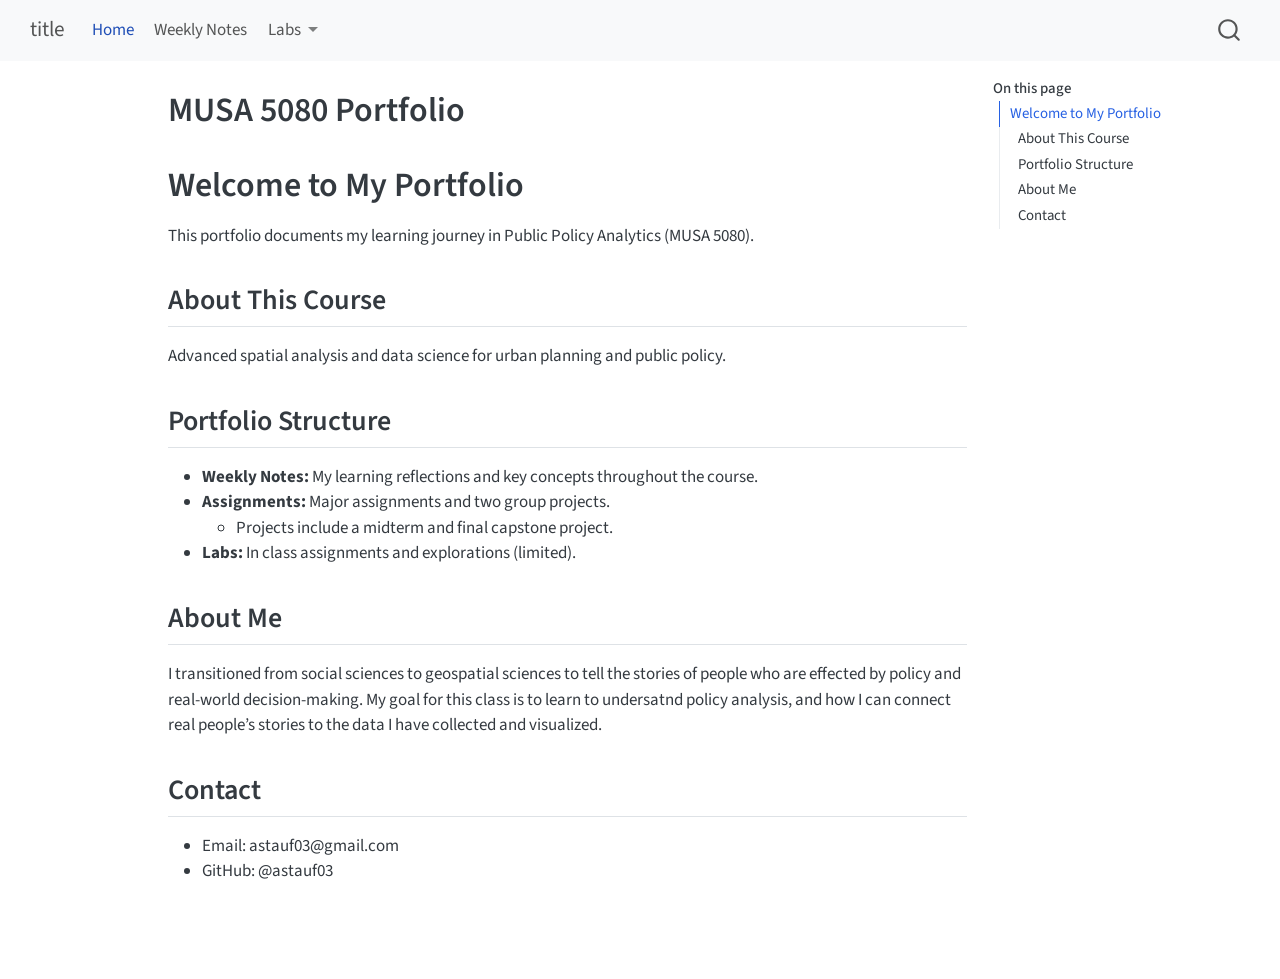
<file: docs/index.html>
<!DOCTYPE html>
<html xmlns="http://www.w3.org/1999/xhtml" lang="en" xml:lang="en"><head>

<meta charset="utf-8">
<meta name="generator" content="quarto-1.8.27">

<meta name="viewport" content="width=device-width, initial-scale=1.0, user-scalable=yes">


<title>MUSA 5080 Portfolio – title</title>
<style>
code{white-space: pre-wrap;}
span.smallcaps{font-variant: small-caps;}
div.columns{display: flex; gap: min(4vw, 1.5em);}
div.column{flex: auto; overflow-x: auto;}
div.hanging-indent{margin-left: 1.5em; text-indent: -1.5em;}
ul.task-list{list-style: none;}
ul.task-list li input[type="checkbox"] {
  width: 0.8em;
  margin: 0 0.8em 0.2em -1em; /* quarto-specific, see https://github.com/quarto-dev/quarto-cli/issues/4556 */ 
  vertical-align: middle;
}
</style>


<script src="site_libs/quarto-nav/quarto-nav.js"></script>
<script src="site_libs/quarto-nav/headroom.min.js"></script>
<script src="site_libs/clipboard/clipboard.min.js"></script>
<script src="site_libs/quarto-search/autocomplete.umd.js"></script>
<script src="site_libs/quarto-search/fuse.min.js"></script>
<script src="site_libs/quarto-search/quarto-search.js"></script>
<meta name="quarto:offset" content="./">
<script src="site_libs/quarto-html/quarto.js" type="module"></script>
<script src="site_libs/quarto-html/tabsets/tabsets.js" type="module"></script>
<script src="site_libs/quarto-html/axe/axe-check.js" type="module"></script>
<script src="site_libs/quarto-html/popper.min.js"></script>
<script src="site_libs/quarto-html/tippy.umd.min.js"></script>
<script src="site_libs/quarto-html/anchor.min.js"></script>
<link href="site_libs/quarto-html/tippy.css" rel="stylesheet">
<link href="site_libs/quarto-html/quarto-syntax-highlighting-ed96de9b727972fe78a7b5d16c58bf87.css" rel="stylesheet" id="quarto-text-highlighting-styles">
<script src="site_libs/bootstrap/bootstrap.min.js"></script>
<link href="site_libs/bootstrap/bootstrap-icons.css" rel="stylesheet">
<link href="site_libs/bootstrap/bootstrap-51a923d1ce2b7160853afc7275964dd9.min.css" rel="stylesheet" append-hash="true" id="quarto-bootstrap" data-mode="light">
<script id="quarto-search-options" type="application/json">{
  "location": "navbar",
  "copy-button": false,
  "collapse-after": 3,
  "panel-placement": "end",
  "type": "overlay",
  "limit": 50,
  "keyboard-shortcut": [
    "f",
    "/",
    "s"
  ],
  "show-item-context": false,
  "language": {
    "search-no-results-text": "No results",
    "search-matching-documents-text": "matching documents",
    "search-copy-link-title": "Copy link to search",
    "search-hide-matches-text": "Hide additional matches",
    "search-more-match-text": "more match in this document",
    "search-more-matches-text": "more matches in this document",
    "search-clear-button-title": "Clear",
    "search-text-placeholder": "",
    "search-detached-cancel-button-title": "Cancel",
    "search-submit-button-title": "Submit",
    "search-label": "Search"
  }
}</script>


</head>

<body class="nav-fixed quarto-light">

<div id="quarto-search-results"></div>
  <header id="quarto-header" class="headroom fixed-top">
    <nav class="navbar navbar-expand-lg " data-bs-theme="dark">
      <div class="navbar-container container-fluid">
      <div class="navbar-brand-container mx-auto">
    <a class="navbar-brand" href="./index.html">
    <span class="navbar-title">title</span>
    </a>
  </div>
            <div id="quarto-search" class="" title="Search"></div>
          <button class="navbar-toggler" type="button" data-bs-toggle="collapse" data-bs-target="#navbarCollapse" aria-controls="navbarCollapse" role="menu" aria-expanded="false" aria-label="Toggle navigation" onclick="if (window.quartoToggleHeadroom) { window.quartoToggleHeadroom(); }">
  <span class="navbar-toggler-icon"></span>
</button>
          <div class="collapse navbar-collapse" id="navbarCollapse">
            <ul class="navbar-nav navbar-nav-scroll me-auto">
  <li class="nav-item">
    <a class="nav-link active" href="./index.html" aria-current="page"> 
<span class="menu-text">Home</span></a>
  </li>  
  <li class="nav-item">
    <span class="nav-link">
<span class="menu-text">Weekly Notes</span>
    </span>
  </li>  
  <li class="nav-item dropdown ">
    <a class="nav-link dropdown-toggle" href="#" id="nav-menu-labs" role="link" data-bs-toggle="dropdown" aria-expanded="false">
 <span class="menu-text">Labs</span>
    </a>
    <ul class="dropdown-menu" aria-labelledby="nav-menu-labs">    
        <li>
    <a class="dropdown-item" href="./labs/lab_0/lab0_template.html">
 <span class="dropdown-text">Lab 0</span></a>
  </li>  
    </ul>
  </li>
</ul>
          </div> <!-- /navcollapse -->
            <div class="quarto-navbar-tools">
</div>
      </div> <!-- /container-fluid -->
    </nav>
</header>
<!-- content -->
<div id="quarto-content" class="quarto-container page-columns page-rows-contents page-layout-article page-navbar">
<!-- sidebar -->
<!-- margin-sidebar -->
    <div id="quarto-margin-sidebar" class="sidebar margin-sidebar">
        <nav id="TOC" role="doc-toc" class="toc-active">
    <h2 id="toc-title">On this page</h2>
   
  <ul>
  <li><a href="#welcome-to-my-portfolio" id="toc-welcome-to-my-portfolio" class="nav-link active" data-scroll-target="#welcome-to-my-portfolio">Welcome to My Portfolio</a>
  <ul class="collapse">
  <li><a href="#about-this-course" id="toc-about-this-course" class="nav-link" data-scroll-target="#about-this-course">About This Course</a></li>
  <li><a href="#portfolio-structure" id="toc-portfolio-structure" class="nav-link" data-scroll-target="#portfolio-structure">Portfolio Structure</a></li>
  <li><a href="#about-me" id="toc-about-me" class="nav-link" data-scroll-target="#about-me">About Me</a></li>
  <li><a href="#contact" id="toc-contact" class="nav-link" data-scroll-target="#contact">Contact</a></li>
  </ul></li>
  </ul>
</nav>
    </div>
<!-- main -->
<main class="content" id="quarto-document-content">

<header id="title-block-header" class="quarto-title-block default">
<div class="quarto-title">
<h1 class="title">MUSA 5080 Portfolio</h1>
</div>



<div class="quarto-title-meta">

    
  
    
  </div>
  


</header>


<section id="welcome-to-my-portfolio" class="level1">
<h1>Welcome to My Portfolio</h1>
<p>This portfolio documents my learning journey in Public Policy Analytics (MUSA 5080).</p>
<section id="about-this-course" class="level2">
<h2 class="anchored" data-anchor-id="about-this-course">About This Course</h2>
<p>Advanced spatial analysis and data science for urban planning and public policy.</p>
</section>
<section id="portfolio-structure" class="level2">
<h2 class="anchored" data-anchor-id="portfolio-structure">Portfolio Structure</h2>
<ul>
<li><strong>Weekly Notes:</strong> My learning reflections and key concepts throughout the course.</li>
<li><strong>Assignments:</strong> Major assignments and two group projects.
<ul>
<li>Projects include a midterm and final capstone project.</li>
</ul></li>
<li><strong>Labs:</strong> In class assignments and explorations (limited).</li>
</ul>
</section>
<section id="about-me" class="level2">
<h2 class="anchored" data-anchor-id="about-me">About Me</h2>
<p>I transitioned from social sciences to geospatial sciences to tell the stories of people who are effected by policy and real-world decision-making. My goal for this class is to learn to undersatnd policy analysis, and how I can connect real people’s stories to the data I have collected and visualized.</p>
</section>
<section id="contact" class="level2">
<h2 class="anchored" data-anchor-id="contact">Contact</h2>
<ul>
<li>Email: astauf03@gmail.com</li>
<li>GitHub: <span class="citation" data-cites="astauf03">@astauf03</span></li>
</ul>


</section>
</section>

</main> <!-- /main -->
<script id="quarto-html-after-body" type="application/javascript">
  window.document.addEventListener("DOMContentLoaded", function (event) {
    const icon = "";
    const anchorJS = new window.AnchorJS();
    anchorJS.options = {
      placement: 'right',
      icon: icon
    };
    anchorJS.add('.anchored');
    const isCodeAnnotation = (el) => {
      for (const clz of el.classList) {
        if (clz.startsWith('code-annotation-')) {                     
          return true;
        }
      }
      return false;
    }
    const onCopySuccess = function(e) {
      // button target
      const button = e.trigger;
      // don't keep focus
      button.blur();
      // flash "checked"
      button.classList.add('code-copy-button-checked');
      var currentTitle = button.getAttribute("title");
      button.setAttribute("title", "Copied!");
      let tooltip;
      if (window.bootstrap) {
        button.setAttribute("data-bs-toggle", "tooltip");
        button.setAttribute("data-bs-placement", "left");
        button.setAttribute("data-bs-title", "Copied!");
        tooltip = new bootstrap.Tooltip(button, 
          { trigger: "manual", 
            customClass: "code-copy-button-tooltip",
            offset: [0, -8]});
        tooltip.show();    
      }
      setTimeout(function() {
        if (tooltip) {
          tooltip.hide();
          button.removeAttribute("data-bs-title");
          button.removeAttribute("data-bs-toggle");
          button.removeAttribute("data-bs-placement");
        }
        button.setAttribute("title", currentTitle);
        button.classList.remove('code-copy-button-checked');
      }, 1000);
      // clear code selection
      e.clearSelection();
    }
    const getTextToCopy = function(trigger) {
      const outerScaffold = trigger.parentElement.cloneNode(true);
      const codeEl = outerScaffold.querySelector('code');
      for (const childEl of codeEl.children) {
        if (isCodeAnnotation(childEl)) {
          childEl.remove();
        }
      }
      return codeEl.innerText;
    }
    const clipboard = new window.ClipboardJS('.code-copy-button:not([data-in-quarto-modal])', {
      text: getTextToCopy
    });
    clipboard.on('success', onCopySuccess);
    if (window.document.getElementById('quarto-embedded-source-code-modal')) {
      const clipboardModal = new window.ClipboardJS('.code-copy-button[data-in-quarto-modal]', {
        text: getTextToCopy,
        container: window.document.getElementById('quarto-embedded-source-code-modal')
      });
      clipboardModal.on('success', onCopySuccess);
    }
      var localhostRegex = new RegExp(/^(?:http|https):\/\/localhost\:?[0-9]*\//);
      var mailtoRegex = new RegExp(/^mailto:/);
        var filterRegex = new RegExp('/' + window.location.host + '/');
      var isInternal = (href) => {
          return filterRegex.test(href) || localhostRegex.test(href) || mailtoRegex.test(href);
      }
      // Inspect non-navigation links and adorn them if external
     var links = window.document.querySelectorAll('a[href]:not(.nav-link):not(.navbar-brand):not(.toc-action):not(.sidebar-link):not(.sidebar-item-toggle):not(.pagination-link):not(.no-external):not([aria-hidden]):not(.dropdown-item):not(.quarto-navigation-tool):not(.about-link)');
      for (var i=0; i<links.length; i++) {
        const link = links[i];
        if (!isInternal(link.href)) {
          // undo the damage that might have been done by quarto-nav.js in the case of
          // links that we want to consider external
          if (link.dataset.originalHref !== undefined) {
            link.href = link.dataset.originalHref;
          }
        }
      }
    function tippyHover(el, contentFn, onTriggerFn, onUntriggerFn) {
      const config = {
        allowHTML: true,
        maxWidth: 500,
        delay: 100,
        arrow: false,
        appendTo: function(el) {
            return el.parentElement;
        },
        interactive: true,
        interactiveBorder: 10,
        theme: 'quarto',
        placement: 'bottom-start',
      };
      if (contentFn) {
        config.content = contentFn;
      }
      if (onTriggerFn) {
        config.onTrigger = onTriggerFn;
      }
      if (onUntriggerFn) {
        config.onUntrigger = onUntriggerFn;
      }
      window.tippy(el, config); 
    }
    const noterefs = window.document.querySelectorAll('a[role="doc-noteref"]');
    for (var i=0; i<noterefs.length; i++) {
      const ref = noterefs[i];
      tippyHover(ref, function() {
        // use id or data attribute instead here
        let href = ref.getAttribute('data-footnote-href') || ref.getAttribute('href');
        try { href = new URL(href).hash; } catch {}
        const id = href.replace(/^#\/?/, "");
        const note = window.document.getElementById(id);
        if (note) {
          return note.innerHTML;
        } else {
          return "";
        }
      });
    }
    const xrefs = window.document.querySelectorAll('a.quarto-xref');
    const processXRef = (id, note) => {
      // Strip column container classes
      const stripColumnClz = (el) => {
        el.classList.remove("page-full", "page-columns");
        if (el.children) {
          for (const child of el.children) {
            stripColumnClz(child);
          }
        }
      }
      stripColumnClz(note)
      if (id === null || id.startsWith('sec-')) {
        // Special case sections, only their first couple elements
        const container = document.createElement("div");
        if (note.children && note.children.length > 2) {
          container.appendChild(note.children[0].cloneNode(true));
          for (let i = 1; i < note.children.length; i++) {
            const child = note.children[i];
            if (child.tagName === "P" && child.innerText === "") {
              continue;
            } else {
              container.appendChild(child.cloneNode(true));
              break;
            }
          }
          if (window.Quarto?.typesetMath) {
            window.Quarto.typesetMath(container);
          }
          return container.innerHTML
        } else {
          if (window.Quarto?.typesetMath) {
            window.Quarto.typesetMath(note);
          }
          return note.innerHTML;
        }
      } else {
        // Remove any anchor links if they are present
        const anchorLink = note.querySelector('a.anchorjs-link');
        if (anchorLink) {
          anchorLink.remove();
        }
        if (window.Quarto?.typesetMath) {
          window.Quarto.typesetMath(note);
        }
        if (note.classList.contains("callout")) {
          return note.outerHTML;
        } else {
          return note.innerHTML;
        }
      }
    }
    for (var i=0; i<xrefs.length; i++) {
      const xref = xrefs[i];
      tippyHover(xref, undefined, function(instance) {
        instance.disable();
        let url = xref.getAttribute('href');
        let hash = undefined; 
        if (url.startsWith('#')) {
          hash = url;
        } else {
          try { hash = new URL(url).hash; } catch {}
        }
        if (hash) {
          const id = hash.replace(/^#\/?/, "");
          const note = window.document.getElementById(id);
          if (note !== null) {
            try {
              const html = processXRef(id, note.cloneNode(true));
              instance.setContent(html);
            } finally {
              instance.enable();
              instance.show();
            }
          } else {
            // See if we can fetch this
            fetch(url.split('#')[0])
            .then(res => res.text())
            .then(html => {
              const parser = new DOMParser();
              const htmlDoc = parser.parseFromString(html, "text/html");
              const note = htmlDoc.getElementById(id);
              if (note !== null) {
                const html = processXRef(id, note);
                instance.setContent(html);
              } 
            }).finally(() => {
              instance.enable();
              instance.show();
            });
          }
        } else {
          // See if we can fetch a full url (with no hash to target)
          // This is a special case and we should probably do some content thinning / targeting
          fetch(url)
          .then(res => res.text())
          .then(html => {
            const parser = new DOMParser();
            const htmlDoc = parser.parseFromString(html, "text/html");
            const note = htmlDoc.querySelector('main.content');
            if (note !== null) {
              // This should only happen for chapter cross references
              // (since there is no id in the URL)
              // remove the first header
              if (note.children.length > 0 && note.children[0].tagName === "HEADER") {
                note.children[0].remove();
              }
              const html = processXRef(null, note);
              instance.setContent(html);
            } 
          }).finally(() => {
            instance.enable();
            instance.show();
          });
        }
      }, function(instance) {
      });
    }
        let selectedAnnoteEl;
        const selectorForAnnotation = ( cell, annotation) => {
          let cellAttr = 'data-code-cell="' + cell + '"';
          let lineAttr = 'data-code-annotation="' +  annotation + '"';
          const selector = 'span[' + cellAttr + '][' + lineAttr + ']';
          return selector;
        }
        const selectCodeLines = (annoteEl) => {
          const doc = window.document;
          const targetCell = annoteEl.getAttribute("data-target-cell");
          const targetAnnotation = annoteEl.getAttribute("data-target-annotation");
          const annoteSpan = window.document.querySelector(selectorForAnnotation(targetCell, targetAnnotation));
          const lines = annoteSpan.getAttribute("data-code-lines").split(",");
          const lineIds = lines.map((line) => {
            return targetCell + "-" + line;
          })
          let top = null;
          let height = null;
          let parent = null;
          if (lineIds.length > 0) {
              //compute the position of the single el (top and bottom and make a div)
              const el = window.document.getElementById(lineIds[0]);
              top = el.offsetTop;
              height = el.offsetHeight;
              parent = el.parentElement.parentElement;
            if (lineIds.length > 1) {
              const lastEl = window.document.getElementById(lineIds[lineIds.length - 1]);
              const bottom = lastEl.offsetTop + lastEl.offsetHeight;
              height = bottom - top;
            }
            if (top !== null && height !== null && parent !== null) {
              // cook up a div (if necessary) and position it 
              let div = window.document.getElementById("code-annotation-line-highlight");
              if (div === null) {
                div = window.document.createElement("div");
                div.setAttribute("id", "code-annotation-line-highlight");
                div.style.position = 'absolute';
                parent.appendChild(div);
              }
              div.style.top = top - 2 + "px";
              div.style.height = height + 4 + "px";
              div.style.left = 0;
              let gutterDiv = window.document.getElementById("code-annotation-line-highlight-gutter");
              if (gutterDiv === null) {
                gutterDiv = window.document.createElement("div");
                gutterDiv.setAttribute("id", "code-annotation-line-highlight-gutter");
                gutterDiv.style.position = 'absolute';
                const codeCell = window.document.getElementById(targetCell);
                const gutter = codeCell.querySelector('.code-annotation-gutter');
                gutter.appendChild(gutterDiv);
              }
              gutterDiv.style.top = top - 2 + "px";
              gutterDiv.style.height = height + 4 + "px";
            }
            selectedAnnoteEl = annoteEl;
          }
        };
        const unselectCodeLines = () => {
          const elementsIds = ["code-annotation-line-highlight", "code-annotation-line-highlight-gutter"];
          elementsIds.forEach((elId) => {
            const div = window.document.getElementById(elId);
            if (div) {
              div.remove();
            }
          });
          selectedAnnoteEl = undefined;
        };
          // Handle positioning of the toggle
      window.addEventListener(
        "resize",
        throttle(() => {
          elRect = undefined;
          if (selectedAnnoteEl) {
            selectCodeLines(selectedAnnoteEl);
          }
        }, 10)
      );
      function throttle(fn, ms) {
      let throttle = false;
      let timer;
        return (...args) => {
          if(!throttle) { // first call gets through
              fn.apply(this, args);
              throttle = true;
          } else { // all the others get throttled
              if(timer) clearTimeout(timer); // cancel #2
              timer = setTimeout(() => {
                fn.apply(this, args);
                timer = throttle = false;
              }, ms);
          }
        };
      }
        // Attach click handler to the DT
        const annoteDls = window.document.querySelectorAll('dt[data-target-cell]');
        for (const annoteDlNode of annoteDls) {
          annoteDlNode.addEventListener('click', (event) => {
            const clickedEl = event.target;
            if (clickedEl !== selectedAnnoteEl) {
              unselectCodeLines();
              const activeEl = window.document.querySelector('dt[data-target-cell].code-annotation-active');
              if (activeEl) {
                activeEl.classList.remove('code-annotation-active');
              }
              selectCodeLines(clickedEl);
              clickedEl.classList.add('code-annotation-active');
            } else {
              // Unselect the line
              unselectCodeLines();
              clickedEl.classList.remove('code-annotation-active');
            }
          });
        }
    const findCites = (el) => {
      const parentEl = el.parentElement;
      if (parentEl) {
        const cites = parentEl.dataset.cites;
        if (cites) {
          return {
            el,
            cites: cites.split(' ')
          };
        } else {
          return findCites(el.parentElement)
        }
      } else {
        return undefined;
      }
    };
    var bibliorefs = window.document.querySelectorAll('a[role="doc-biblioref"]');
    for (var i=0; i<bibliorefs.length; i++) {
      const ref = bibliorefs[i];
      const citeInfo = findCites(ref);
      if (citeInfo) {
        tippyHover(citeInfo.el, function() {
          var popup = window.document.createElement('div');
          citeInfo.cites.forEach(function(cite) {
            var citeDiv = window.document.createElement('div');
            citeDiv.classList.add('hanging-indent');
            citeDiv.classList.add('csl-entry');
            var biblioDiv = window.document.getElementById('ref-' + cite);
            if (biblioDiv) {
              citeDiv.innerHTML = biblioDiv.innerHTML;
            }
            popup.appendChild(citeDiv);
          });
          return popup.innerHTML;
        });
      }
    }
  });
  </script>
</div> <!-- /content -->




</body></html>
</file>
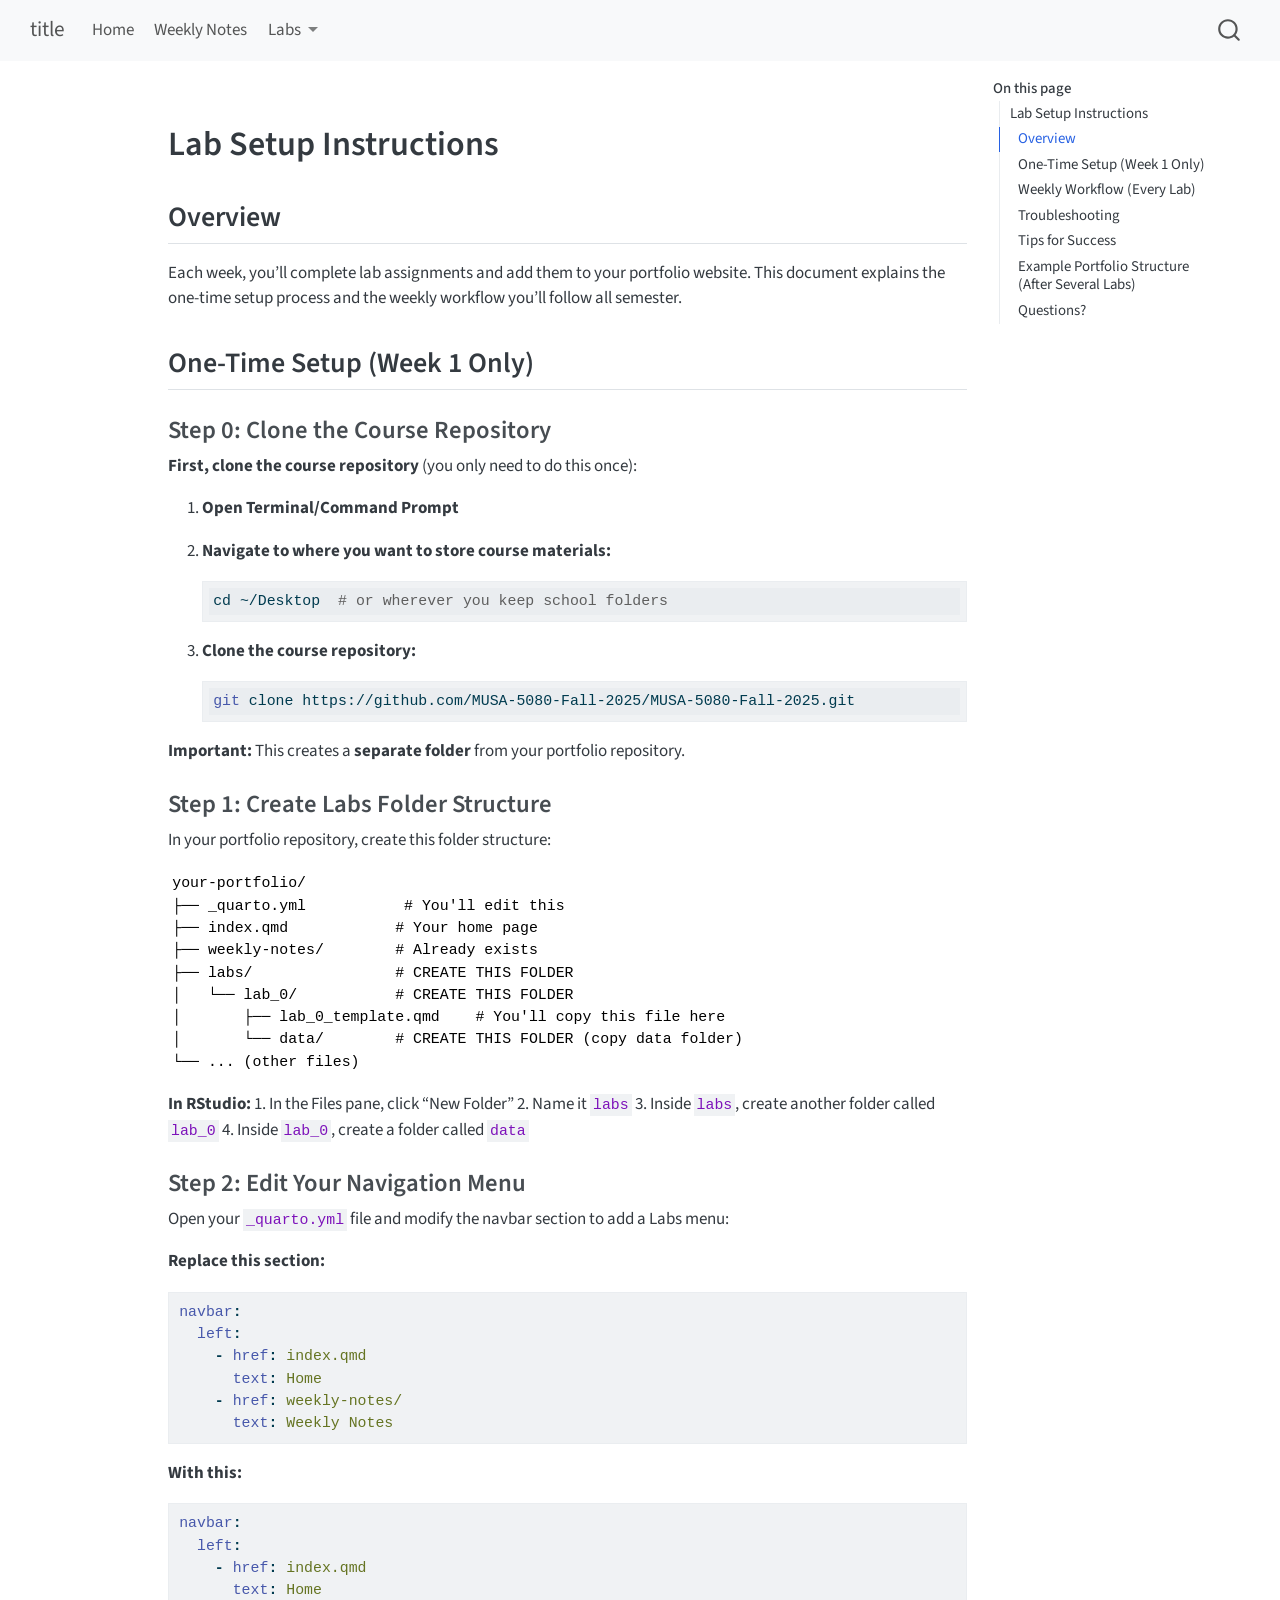
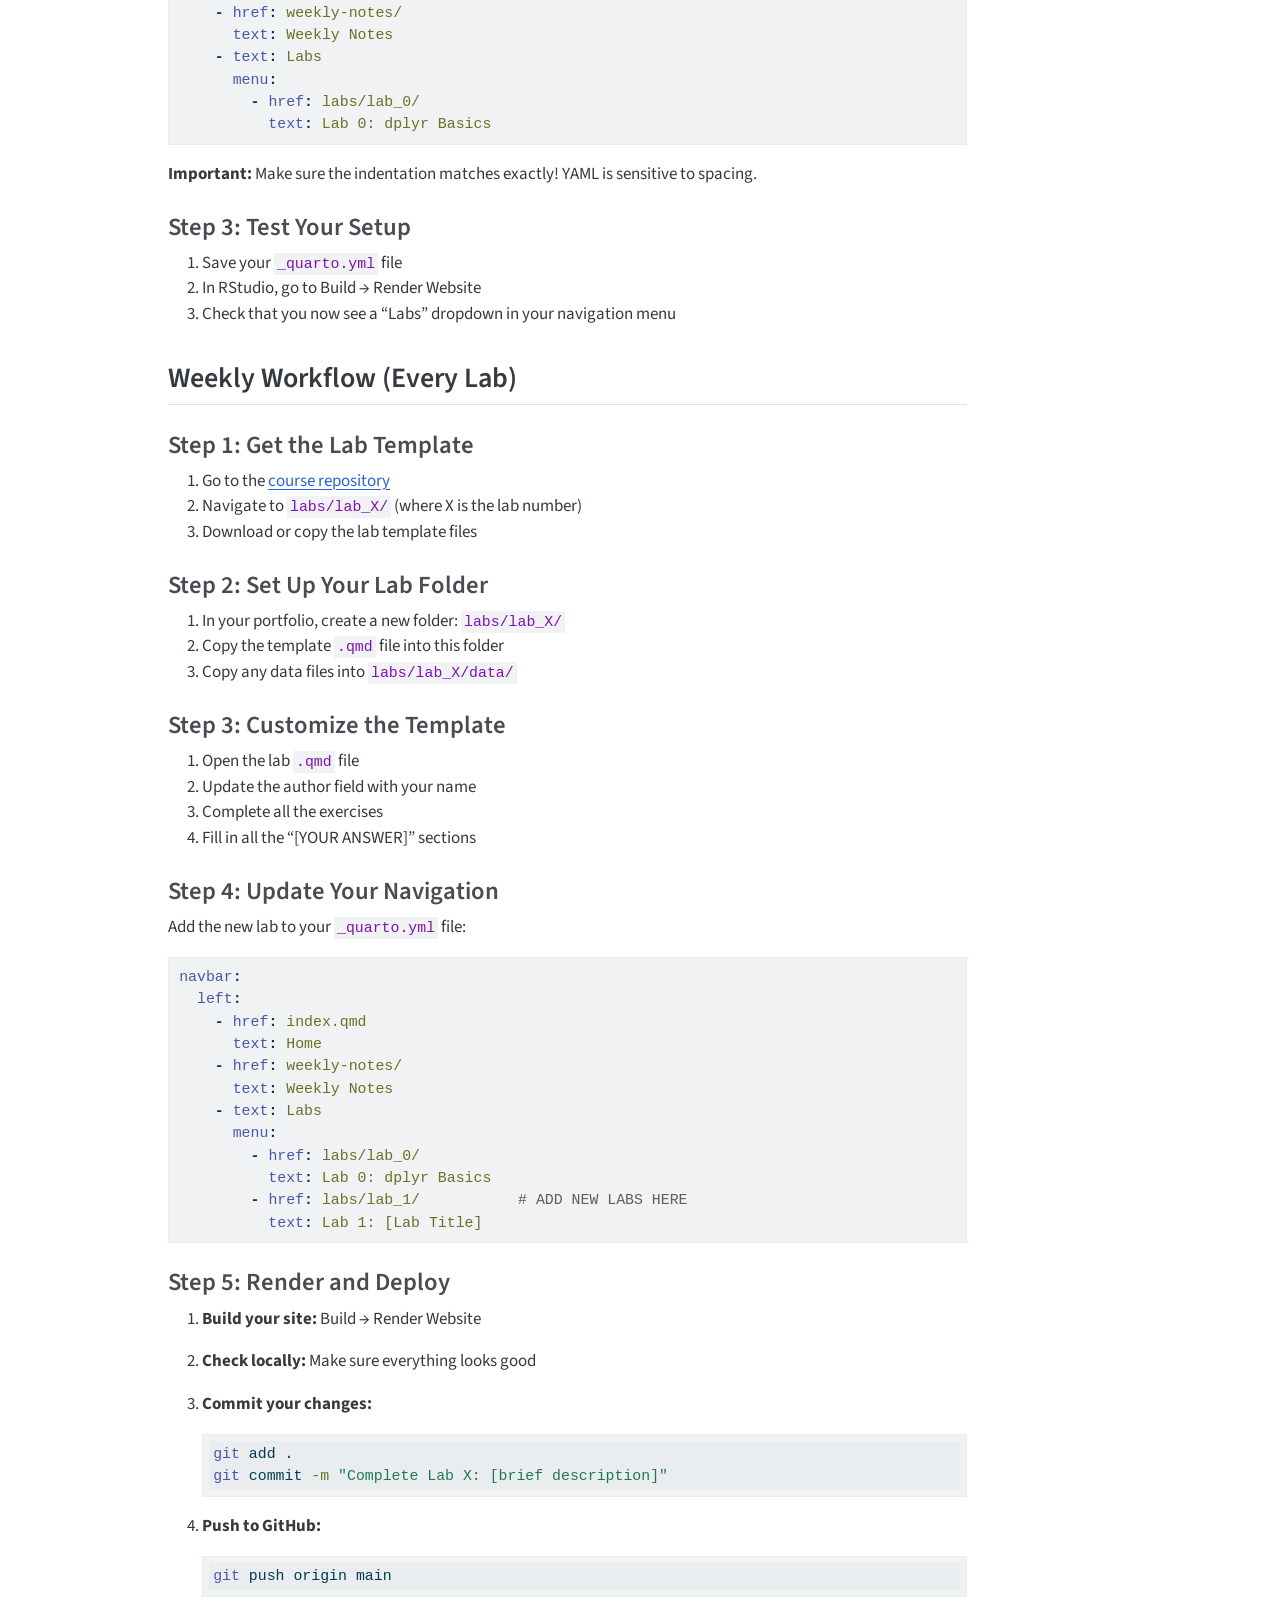
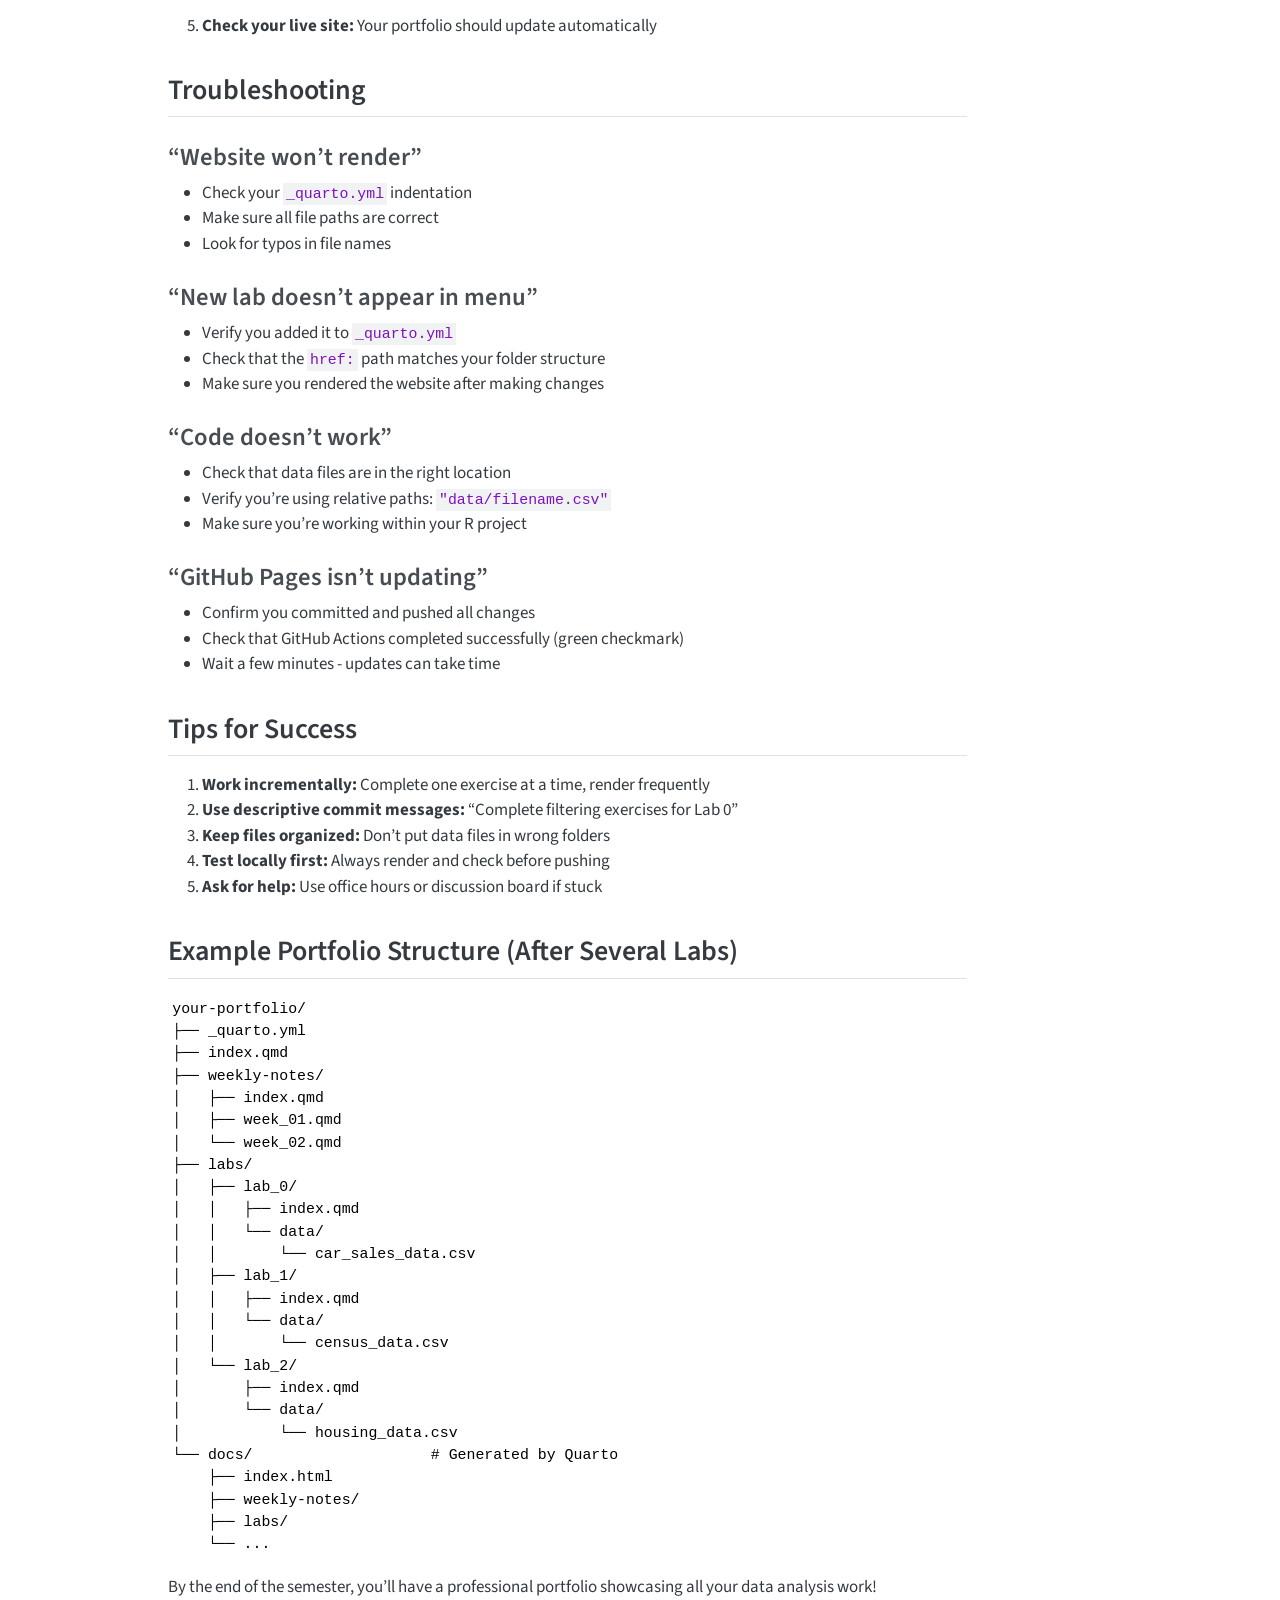
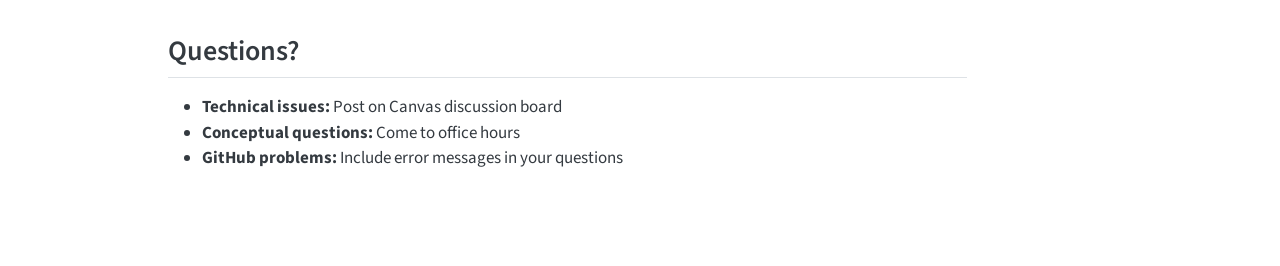
<file: docs/labs/lab_setup_instructions.html>
<!DOCTYPE html>
<html xmlns="http://www.w3.org/1999/xhtml" lang="en" xml:lang="en"><head>

<meta charset="utf-8">
<meta name="generator" content="quarto-1.8.27">

<meta name="viewport" content="width=device-width, initial-scale=1.0, user-scalable=yes">


<title>lab_setup_instructions – title</title>
<style>
code{white-space: pre-wrap;}
span.smallcaps{font-variant: small-caps;}
div.columns{display: flex; gap: min(4vw, 1.5em);}
div.column{flex: auto; overflow-x: auto;}
div.hanging-indent{margin-left: 1.5em; text-indent: -1.5em;}
ul.task-list{list-style: none;}
ul.task-list li input[type="checkbox"] {
  width: 0.8em;
  margin: 0 0.8em 0.2em -1em; /* quarto-specific, see https://github.com/quarto-dev/quarto-cli/issues/4556 */ 
  vertical-align: middle;
}
/* CSS for syntax highlighting */
html { -webkit-text-size-adjust: 100%; }
pre > code.sourceCode { white-space: pre; position: relative; }
pre > code.sourceCode > span { display: inline-block; line-height: 1.25; }
pre > code.sourceCode > span:empty { height: 1.2em; }
.sourceCode { overflow: visible; }
code.sourceCode > span { color: inherit; text-decoration: inherit; }
div.sourceCode { margin: 1em 0; }
pre.sourceCode { margin: 0; }
@media screen {
div.sourceCode { overflow: auto; }
}
@media print {
pre > code.sourceCode { white-space: pre-wrap; }
pre > code.sourceCode > span { text-indent: -5em; padding-left: 5em; }
}
pre.numberSource code
  { counter-reset: source-line 0; }
pre.numberSource code > span
  { position: relative; left: -4em; counter-increment: source-line; }
pre.numberSource code > span > a:first-child::before
  { content: counter(source-line);
    position: relative; left: -1em; text-align: right; vertical-align: baseline;
    border: none; display: inline-block;
    -webkit-touch-callout: none; -webkit-user-select: none;
    -khtml-user-select: none; -moz-user-select: none;
    -ms-user-select: none; user-select: none;
    padding: 0 4px; width: 4em;
  }
pre.numberSource { margin-left: 3em;  padding-left: 4px; }
div.sourceCode
  {   }
@media screen {
pre > code.sourceCode > span > a:first-child::before { text-decoration: underline; }
}
</style>


<script src="../site_libs/quarto-nav/quarto-nav.js"></script>
<script src="../site_libs/quarto-nav/headroom.min.js"></script>
<script src="../site_libs/clipboard/clipboard.min.js"></script>
<script src="../site_libs/quarto-search/autocomplete.umd.js"></script>
<script src="../site_libs/quarto-search/fuse.min.js"></script>
<script src="../site_libs/quarto-search/quarto-search.js"></script>
<meta name="quarto:offset" content="../">
<script src="../site_libs/quarto-html/quarto.js" type="module"></script>
<script src="../site_libs/quarto-html/tabsets/tabsets.js" type="module"></script>
<script src="../site_libs/quarto-html/axe/axe-check.js" type="module"></script>
<script src="../site_libs/quarto-html/popper.min.js"></script>
<script src="../site_libs/quarto-html/tippy.umd.min.js"></script>
<script src="../site_libs/quarto-html/anchor.min.js"></script>
<link href="../site_libs/quarto-html/tippy.css" rel="stylesheet">
<link href="../site_libs/quarto-html/quarto-syntax-highlighting-ed96de9b727972fe78a7b5d16c58bf87.css" rel="stylesheet" id="quarto-text-highlighting-styles">
<script src="../site_libs/bootstrap/bootstrap.min.js"></script>
<link href="../site_libs/bootstrap/bootstrap-icons.css" rel="stylesheet">
<link href="../site_libs/bootstrap/bootstrap-51a923d1ce2b7160853afc7275964dd9.min.css" rel="stylesheet" append-hash="true" id="quarto-bootstrap" data-mode="light">
<script id="quarto-search-options" type="application/json">{
  "location": "navbar",
  "copy-button": false,
  "collapse-after": 3,
  "panel-placement": "end",
  "type": "overlay",
  "limit": 50,
  "keyboard-shortcut": [
    "f",
    "/",
    "s"
  ],
  "show-item-context": false,
  "language": {
    "search-no-results-text": "No results",
    "search-matching-documents-text": "matching documents",
    "search-copy-link-title": "Copy link to search",
    "search-hide-matches-text": "Hide additional matches",
    "search-more-match-text": "more match in this document",
    "search-more-matches-text": "more matches in this document",
    "search-clear-button-title": "Clear",
    "search-text-placeholder": "",
    "search-detached-cancel-button-title": "Cancel",
    "search-submit-button-title": "Submit",
    "search-label": "Search"
  }
}</script>


</head>

<body class="nav-fixed quarto-light">

<div id="quarto-search-results"></div>
  <header id="quarto-header" class="headroom fixed-top">
    <nav class="navbar navbar-expand-lg " data-bs-theme="dark">
      <div class="navbar-container container-fluid">
      <div class="navbar-brand-container mx-auto">
    <a class="navbar-brand" href="../index.html">
    <span class="navbar-title">title</span>
    </a>
  </div>
            <div id="quarto-search" class="" title="Search"></div>
          <button class="navbar-toggler" type="button" data-bs-toggle="collapse" data-bs-target="#navbarCollapse" aria-controls="navbarCollapse" role="menu" aria-expanded="false" aria-label="Toggle navigation" onclick="if (window.quartoToggleHeadroom) { window.quartoToggleHeadroom(); }">
  <span class="navbar-toggler-icon"></span>
</button>
          <div class="collapse navbar-collapse" id="navbarCollapse">
            <ul class="navbar-nav navbar-nav-scroll me-auto">
  <li class="nav-item">
    <a class="nav-link" href="../index.html"> 
<span class="menu-text">Home</span></a>
  </li>  
  <li class="nav-item">
    <span class="nav-link">
<span class="menu-text">Weekly Notes</span>
    </span>
  </li>  
  <li class="nav-item dropdown ">
    <a class="nav-link dropdown-toggle" href="#" id="nav-menu-labs" role="link" data-bs-toggle="dropdown" aria-expanded="false">
 <span class="menu-text">Labs</span>
    </a>
    <ul class="dropdown-menu" aria-labelledby="nav-menu-labs">    
        <li>
    <a class="dropdown-item" href="../labs/lab_0/lab0_template.html">
 <span class="dropdown-text">Lab 0</span></a>
  </li>  
    </ul>
  </li>
</ul>
          </div> <!-- /navcollapse -->
            <div class="quarto-navbar-tools">
</div>
      </div> <!-- /container-fluid -->
    </nav>
</header>
<!-- content -->
<div id="quarto-content" class="quarto-container page-columns page-rows-contents page-layout-article page-navbar">
<!-- sidebar -->
<!-- margin-sidebar -->
    <div id="quarto-margin-sidebar" class="sidebar margin-sidebar">
        <nav id="TOC" role="doc-toc" class="toc-active">
    <h2 id="toc-title">On this page</h2>
   
  <ul>
  <li><a href="#lab-setup-instructions" id="toc-lab-setup-instructions" class="nav-link active" data-scroll-target="#lab-setup-instructions">Lab Setup Instructions</a>
  <ul class="collapse">
  <li><a href="#overview" id="toc-overview" class="nav-link" data-scroll-target="#overview">Overview</a></li>
  <li><a href="#one-time-setup-week-1-only" id="toc-one-time-setup-week-1-only" class="nav-link" data-scroll-target="#one-time-setup-week-1-only">One-Time Setup (Week 1 Only)</a>
  <ul class="collapse">
  <li><a href="#step-0-clone-the-course-repository" id="toc-step-0-clone-the-course-repository" class="nav-link" data-scroll-target="#step-0-clone-the-course-repository">Step 0: Clone the Course Repository</a></li>
  <li><a href="#step-1-create-labs-folder-structure" id="toc-step-1-create-labs-folder-structure" class="nav-link" data-scroll-target="#step-1-create-labs-folder-structure">Step 1: Create Labs Folder Structure</a></li>
  <li><a href="#step-2-edit-your-navigation-menu" id="toc-step-2-edit-your-navigation-menu" class="nav-link" data-scroll-target="#step-2-edit-your-navigation-menu">Step 2: Edit Your Navigation Menu</a></li>
  <li><a href="#step-3-test-your-setup" id="toc-step-3-test-your-setup" class="nav-link" data-scroll-target="#step-3-test-your-setup">Step 3: Test Your Setup</a></li>
  </ul></li>
  <li><a href="#weekly-workflow-every-lab" id="toc-weekly-workflow-every-lab" class="nav-link" data-scroll-target="#weekly-workflow-every-lab">Weekly Workflow (Every Lab)</a>
  <ul class="collapse">
  <li><a href="#step-1-get-the-lab-template" id="toc-step-1-get-the-lab-template" class="nav-link" data-scroll-target="#step-1-get-the-lab-template">Step 1: Get the Lab Template</a></li>
  <li><a href="#step-2-set-up-your-lab-folder" id="toc-step-2-set-up-your-lab-folder" class="nav-link" data-scroll-target="#step-2-set-up-your-lab-folder">Step 2: Set Up Your Lab Folder</a></li>
  <li><a href="#step-3-customize-the-template" id="toc-step-3-customize-the-template" class="nav-link" data-scroll-target="#step-3-customize-the-template">Step 3: Customize the Template</a></li>
  <li><a href="#step-4-update-your-navigation" id="toc-step-4-update-your-navigation" class="nav-link" data-scroll-target="#step-4-update-your-navigation">Step 4: Update Your Navigation</a></li>
  <li><a href="#step-5-render-and-deploy" id="toc-step-5-render-and-deploy" class="nav-link" data-scroll-target="#step-5-render-and-deploy">Step 5: Render and Deploy</a></li>
  </ul></li>
  <li><a href="#troubleshooting" id="toc-troubleshooting" class="nav-link" data-scroll-target="#troubleshooting">Troubleshooting</a>
  <ul class="collapse">
  <li><a href="#website-wont-render" id="toc-website-wont-render" class="nav-link" data-scroll-target="#website-wont-render">“Website won’t render”</a></li>
  <li><a href="#new-lab-doesnt-appear-in-menu" id="toc-new-lab-doesnt-appear-in-menu" class="nav-link" data-scroll-target="#new-lab-doesnt-appear-in-menu">“New lab doesn’t appear in menu”</a></li>
  <li><a href="#code-doesnt-work" id="toc-code-doesnt-work" class="nav-link" data-scroll-target="#code-doesnt-work">“Code doesn’t work”</a></li>
  <li><a href="#github-pages-isnt-updating" id="toc-github-pages-isnt-updating" class="nav-link" data-scroll-target="#github-pages-isnt-updating">“GitHub Pages isn’t updating”</a></li>
  </ul></li>
  <li><a href="#tips-for-success" id="toc-tips-for-success" class="nav-link" data-scroll-target="#tips-for-success">Tips for Success</a></li>
  <li><a href="#example-portfolio-structure-after-several-labs" id="toc-example-portfolio-structure-after-several-labs" class="nav-link" data-scroll-target="#example-portfolio-structure-after-several-labs">Example Portfolio Structure (After Several Labs)</a></li>
  <li><a href="#questions" id="toc-questions" class="nav-link" data-scroll-target="#questions">Questions?</a></li>
  </ul></li>
  </ul>
</nav>
    </div>
<!-- main -->
<main class="content" id="quarto-document-content"><header id="title-block-header" class="quarto-title-block"></header>




<section id="lab-setup-instructions" class="level1">
<h1>Lab Setup Instructions</h1>
<section id="overview" class="level2">
<h2 class="anchored" data-anchor-id="overview">Overview</h2>
<p>Each week, you’ll complete lab assignments and add them to your portfolio website. This document explains the one-time setup process and the weekly workflow you’ll follow all semester.</p>
</section>
<section id="one-time-setup-week-1-only" class="level2">
<h2 class="anchored" data-anchor-id="one-time-setup-week-1-only">One-Time Setup (Week 1 Only)</h2>
<section id="step-0-clone-the-course-repository" class="level3">
<h3 class="anchored" data-anchor-id="step-0-clone-the-course-repository">Step 0: Clone the Course Repository</h3>
<p><strong>First, clone the course repository</strong> (you only need to do this once):</p>
<ol type="1">
<li><p><strong>Open Terminal/Command Prompt</strong></p></li>
<li><p><strong>Navigate to where you want to store course materials:</strong></p>
<div class="code-copy-outer-scaffold"><div class="sourceCode" id="cb1"><pre class="sourceCode bash code-with-copy"><code class="sourceCode bash"><span id="cb1-1"><a href="#cb1-1" aria-hidden="true" tabindex="-1"></a><span class="bu">cd</span> ~/Desktop  <span class="co"># or wherever you keep school folders</span></span></code></pre></div><button title="Copy to Clipboard" class="code-copy-button"><i class="bi"></i></button></div></li>
<li><p><strong>Clone the course repository:</strong></p>
<div class="code-copy-outer-scaffold"><div class="sourceCode" id="cb2"><pre class="sourceCode bash code-with-copy"><code class="sourceCode bash"><span id="cb2-1"><a href="#cb2-1" aria-hidden="true" tabindex="-1"></a><span class="fu">git</span> clone https://github.com/MUSA-5080-Fall-2025/MUSA-5080-Fall-2025.git</span></code></pre></div><button title="Copy to Clipboard" class="code-copy-button"><i class="bi"></i></button></div></li>
</ol>
<p><strong>Important:</strong> This creates a <strong>separate folder</strong> from your portfolio repository.</p>
</section>
<section id="step-1-create-labs-folder-structure" class="level3">
<h3 class="anchored" data-anchor-id="step-1-create-labs-folder-structure">Step 1: Create Labs Folder Structure</h3>
<p>In your portfolio repository, create this folder structure:</p>
<pre><code>your-portfolio/
├── _quarto.yml           # You'll edit this
├── index.qmd            # Your home page  
├── weekly-notes/        # Already exists
├── labs/                # CREATE THIS FOLDER
│   └── lab_0/           # CREATE THIS FOLDER
│       ├── lab_0_template.qmd    # You'll copy this file here
│       └── data/        # CREATE THIS FOLDER (copy data folder)
└── ... (other files)</code></pre>
<p><strong>In RStudio:</strong> 1. In the Files pane, click “New Folder” 2. Name it <code>labs</code> 3. Inside <code>labs</code>, create another folder called <code>lab_0</code> 4. Inside <code>lab_0</code>, create a folder called <code>data</code></p>
</section>
<section id="step-2-edit-your-navigation-menu" class="level3">
<h3 class="anchored" data-anchor-id="step-2-edit-your-navigation-menu">Step 2: Edit Your Navigation Menu</h3>
<p>Open your <code>_quarto.yml</code> file and modify the navbar section to add a Labs menu:</p>
<p><strong>Replace this section:</strong></p>
<div class="code-copy-outer-scaffold"><div class="sourceCode" id="cb4"><pre class="sourceCode yaml code-with-copy"><code class="sourceCode yaml"><span id="cb4-1"><a href="#cb4-1" aria-hidden="true" tabindex="-1"></a><span class="fu">navbar</span><span class="kw">:</span></span>
<span id="cb4-2"><a href="#cb4-2" aria-hidden="true" tabindex="-1"></a><span class="at">  </span><span class="fu">left</span><span class="kw">:</span></span>
<span id="cb4-3"><a href="#cb4-3" aria-hidden="true" tabindex="-1"></a><span class="at">    </span><span class="kw">-</span><span class="at"> </span><span class="fu">href</span><span class="kw">:</span><span class="at"> index.qmd</span></span>
<span id="cb4-4"><a href="#cb4-4" aria-hidden="true" tabindex="-1"></a><span class="at">      </span><span class="fu">text</span><span class="kw">:</span><span class="at"> Home</span></span>
<span id="cb4-5"><a href="#cb4-5" aria-hidden="true" tabindex="-1"></a><span class="at">    </span><span class="kw">-</span><span class="at"> </span><span class="fu">href</span><span class="kw">:</span><span class="at"> weekly-notes/</span></span>
<span id="cb4-6"><a href="#cb4-6" aria-hidden="true" tabindex="-1"></a><span class="at">      </span><span class="fu">text</span><span class="kw">:</span><span class="at"> Weekly Notes</span></span></code></pre></div><button title="Copy to Clipboard" class="code-copy-button"><i class="bi"></i></button></div>
<p><strong>With this:</strong></p>
<div class="code-copy-outer-scaffold"><div class="sourceCode" id="cb5"><pre class="sourceCode yaml code-with-copy"><code class="sourceCode yaml"><span id="cb5-1"><a href="#cb5-1" aria-hidden="true" tabindex="-1"></a><span class="fu">navbar</span><span class="kw">:</span></span>
<span id="cb5-2"><a href="#cb5-2" aria-hidden="true" tabindex="-1"></a><span class="at">  </span><span class="fu">left</span><span class="kw">:</span></span>
<span id="cb5-3"><a href="#cb5-3" aria-hidden="true" tabindex="-1"></a><span class="at">    </span><span class="kw">-</span><span class="at"> </span><span class="fu">href</span><span class="kw">:</span><span class="at"> index.qmd</span></span>
<span id="cb5-4"><a href="#cb5-4" aria-hidden="true" tabindex="-1"></a><span class="at">      </span><span class="fu">text</span><span class="kw">:</span><span class="at"> Home</span></span>
<span id="cb5-5"><a href="#cb5-5" aria-hidden="true" tabindex="-1"></a><span class="at">    </span><span class="kw">-</span><span class="at"> </span><span class="fu">href</span><span class="kw">:</span><span class="at"> weekly-notes/</span></span>
<span id="cb5-6"><a href="#cb5-6" aria-hidden="true" tabindex="-1"></a><span class="at">      </span><span class="fu">text</span><span class="kw">:</span><span class="at"> Weekly Notes</span></span>
<span id="cb5-7"><a href="#cb5-7" aria-hidden="true" tabindex="-1"></a><span class="at">    </span><span class="kw">-</span><span class="at"> </span><span class="fu">text</span><span class="kw">:</span><span class="at"> Labs</span></span>
<span id="cb5-8"><a href="#cb5-8" aria-hidden="true" tabindex="-1"></a><span class="at">      </span><span class="fu">menu</span><span class="kw">:</span></span>
<span id="cb5-9"><a href="#cb5-9" aria-hidden="true" tabindex="-1"></a><span class="at">        </span><span class="kw">-</span><span class="at"> </span><span class="fu">href</span><span class="kw">:</span><span class="at"> labs/lab_0/</span></span>
<span id="cb5-10"><a href="#cb5-10" aria-hidden="true" tabindex="-1"></a><span class="at">          </span><span class="fu">text</span><span class="kw">:</span><span class="at"> Lab 0: dplyr Basics</span></span></code></pre></div><button title="Copy to Clipboard" class="code-copy-button"><i class="bi"></i></button></div>
<p><strong>Important:</strong> Make sure the indentation matches exactly! YAML is sensitive to spacing.</p>
</section>
<section id="step-3-test-your-setup" class="level3">
<h3 class="anchored" data-anchor-id="step-3-test-your-setup">Step 3: Test Your Setup</h3>
<ol type="1">
<li>Save your <code>_quarto.yml</code> file</li>
<li>In RStudio, go to Build → Render Website</li>
<li>Check that you now see a “Labs” dropdown in your navigation menu</li>
</ol>
</section>
</section>
<section id="weekly-workflow-every-lab" class="level2">
<h2 class="anchored" data-anchor-id="weekly-workflow-every-lab">Weekly Workflow (Every Lab)</h2>
<section id="step-1-get-the-lab-template" class="level3">
<h3 class="anchored" data-anchor-id="step-1-get-the-lab-template">Step 1: Get the Lab Template</h3>
<ol type="1">
<li>Go to the <a href="https://github.com/MUSA-5080-Fall-2025/MUSA-5080-Fall-2025">course repository</a></li>
<li>Navigate to <code>labs/lab_X/</code> (where X is the lab number)</li>
<li>Download or copy the lab template files</li>
</ol>
</section>
<section id="step-2-set-up-your-lab-folder" class="level3">
<h3 class="anchored" data-anchor-id="step-2-set-up-your-lab-folder">Step 2: Set Up Your Lab Folder</h3>
<ol type="1">
<li>In your portfolio, create a new folder: <code>labs/lab_X/</code></li>
<li>Copy the template <code>.qmd</code> file into this folder</li>
<li>Copy any data files into <code>labs/lab_X/data/</code></li>
</ol>
</section>
<section id="step-3-customize-the-template" class="level3">
<h3 class="anchored" data-anchor-id="step-3-customize-the-template">Step 3: Customize the Template</h3>
<ol type="1">
<li>Open the lab <code>.qmd</code> file</li>
<li>Update the author field with your name</li>
<li>Complete all the exercises</li>
<li>Fill in all the “[YOUR ANSWER]” sections</li>
</ol>
</section>
<section id="step-4-update-your-navigation" class="level3">
<h3 class="anchored" data-anchor-id="step-4-update-your-navigation">Step 4: Update Your Navigation</h3>
<p>Add the new lab to your <code>_quarto.yml</code> file:</p>
<div class="code-copy-outer-scaffold"><div class="sourceCode" id="cb6"><pre class="sourceCode yaml code-with-copy"><code class="sourceCode yaml"><span id="cb6-1"><a href="#cb6-1" aria-hidden="true" tabindex="-1"></a><span class="fu">navbar</span><span class="kw">:</span></span>
<span id="cb6-2"><a href="#cb6-2" aria-hidden="true" tabindex="-1"></a><span class="at">  </span><span class="fu">left</span><span class="kw">:</span></span>
<span id="cb6-3"><a href="#cb6-3" aria-hidden="true" tabindex="-1"></a><span class="at">    </span><span class="kw">-</span><span class="at"> </span><span class="fu">href</span><span class="kw">:</span><span class="at"> index.qmd</span></span>
<span id="cb6-4"><a href="#cb6-4" aria-hidden="true" tabindex="-1"></a><span class="at">      </span><span class="fu">text</span><span class="kw">:</span><span class="at"> Home</span></span>
<span id="cb6-5"><a href="#cb6-5" aria-hidden="true" tabindex="-1"></a><span class="at">    </span><span class="kw">-</span><span class="at"> </span><span class="fu">href</span><span class="kw">:</span><span class="at"> weekly-notes/</span></span>
<span id="cb6-6"><a href="#cb6-6" aria-hidden="true" tabindex="-1"></a><span class="at">      </span><span class="fu">text</span><span class="kw">:</span><span class="at"> Weekly Notes</span></span>
<span id="cb6-7"><a href="#cb6-7" aria-hidden="true" tabindex="-1"></a><span class="at">    </span><span class="kw">-</span><span class="at"> </span><span class="fu">text</span><span class="kw">:</span><span class="at"> Labs</span></span>
<span id="cb6-8"><a href="#cb6-8" aria-hidden="true" tabindex="-1"></a><span class="at">      </span><span class="fu">menu</span><span class="kw">:</span></span>
<span id="cb6-9"><a href="#cb6-9" aria-hidden="true" tabindex="-1"></a><span class="at">        </span><span class="kw">-</span><span class="at"> </span><span class="fu">href</span><span class="kw">:</span><span class="at"> labs/lab_0/</span></span>
<span id="cb6-10"><a href="#cb6-10" aria-hidden="true" tabindex="-1"></a><span class="at">          </span><span class="fu">text</span><span class="kw">:</span><span class="at"> Lab 0: dplyr Basics</span></span>
<span id="cb6-11"><a href="#cb6-11" aria-hidden="true" tabindex="-1"></a><span class="at">        </span><span class="kw">-</span><span class="at"> </span><span class="fu">href</span><span class="kw">:</span><span class="at"> labs/lab_1/</span><span class="co">           # ADD NEW LABS HERE</span></span>
<span id="cb6-12"><a href="#cb6-12" aria-hidden="true" tabindex="-1"></a><span class="at">          </span><span class="fu">text</span><span class="kw">:</span><span class="at"> Lab 1: [Lab Title]</span></span></code></pre></div><button title="Copy to Clipboard" class="code-copy-button"><i class="bi"></i></button></div>
</section>
<section id="step-5-render-and-deploy" class="level3">
<h3 class="anchored" data-anchor-id="step-5-render-and-deploy">Step 5: Render and Deploy</h3>
<ol type="1">
<li><p><strong>Build your site:</strong> Build → Render Website</p></li>
<li><p><strong>Check locally:</strong> Make sure everything looks good</p></li>
<li><p><strong>Commit your changes:</strong></p>
<div class="code-copy-outer-scaffold"><div class="sourceCode" id="cb7"><pre class="sourceCode bash code-with-copy"><code class="sourceCode bash"><span id="cb7-1"><a href="#cb7-1" aria-hidden="true" tabindex="-1"></a><span class="fu">git</span> add .</span>
<span id="cb7-2"><a href="#cb7-2" aria-hidden="true" tabindex="-1"></a><span class="fu">git</span> commit <span class="at">-m</span> <span class="st">"Complete Lab X: [brief description]"</span></span></code></pre></div><button title="Copy to Clipboard" class="code-copy-button"><i class="bi"></i></button></div></li>
<li><p><strong>Push to GitHub:</strong></p>
<div class="code-copy-outer-scaffold"><div class="sourceCode" id="cb8"><pre class="sourceCode bash code-with-copy"><code class="sourceCode bash"><span id="cb8-1"><a href="#cb8-1" aria-hidden="true" tabindex="-1"></a><span class="fu">git</span> push origin main</span></code></pre></div><button title="Copy to Clipboard" class="code-copy-button"><i class="bi"></i></button></div></li>
<li><p><strong>Check your live site:</strong> Your portfolio should update automatically</p></li>
</ol>
</section>
</section>
<section id="troubleshooting" class="level2">
<h2 class="anchored" data-anchor-id="troubleshooting">Troubleshooting</h2>
<section id="website-wont-render" class="level3">
<h3 class="anchored" data-anchor-id="website-wont-render">“Website won’t render”</h3>
<ul>
<li>Check your <code>_quarto.yml</code> indentation</li>
<li>Make sure all file paths are correct</li>
<li>Look for typos in file names</li>
</ul>
</section>
<section id="new-lab-doesnt-appear-in-menu" class="level3">
<h3 class="anchored" data-anchor-id="new-lab-doesnt-appear-in-menu">“New lab doesn’t appear in menu”</h3>
<ul>
<li>Verify you added it to <code>_quarto.yml</code></li>
<li>Check that the <code>href:</code> path matches your folder structure</li>
<li>Make sure you rendered the website after making changes</li>
</ul>
</section>
<section id="code-doesnt-work" class="level3">
<h3 class="anchored" data-anchor-id="code-doesnt-work">“Code doesn’t work”</h3>
<ul>
<li>Check that data files are in the right location</li>
<li>Verify you’re using relative paths: <code>"data/filename.csv"</code></li>
<li>Make sure you’re working within your R project</li>
</ul>
</section>
<section id="github-pages-isnt-updating" class="level3">
<h3 class="anchored" data-anchor-id="github-pages-isnt-updating">“GitHub Pages isn’t updating”</h3>
<ul>
<li>Confirm you committed and pushed all changes</li>
<li>Check that GitHub Actions completed successfully (green checkmark)</li>
<li>Wait a few minutes - updates can take time</li>
</ul>
</section>
</section>
<section id="tips-for-success" class="level2">
<h2 class="anchored" data-anchor-id="tips-for-success">Tips for Success</h2>
<ol type="1">
<li><strong>Work incrementally:</strong> Complete one exercise at a time, render frequently</li>
<li><strong>Use descriptive commit messages:</strong> “Complete filtering exercises for Lab 0”</li>
<li><strong>Keep files organized:</strong> Don’t put data files in wrong folders</li>
<li><strong>Test locally first:</strong> Always render and check before pushing</li>
<li><strong>Ask for help:</strong> Use office hours or discussion board if stuck</li>
</ol>
</section>
<section id="example-portfolio-structure-after-several-labs" class="level2">
<h2 class="anchored" data-anchor-id="example-portfolio-structure-after-several-labs">Example Portfolio Structure (After Several Labs)</h2>
<pre><code>your-portfolio/
├── _quarto.yml
├── index.qmd
├── weekly-notes/
│   ├── index.qmd
│   ├── week_01.qmd
│   └── week_02.qmd
├── labs/
│   ├── lab_0/
│   │   ├── index.qmd
│   │   └── data/
│   │       └── car_sales_data.csv
│   ├── lab_1/
│   │   ├── index.qmd
│   │   └── data/
│   │       └── census_data.csv
│   └── lab_2/
│       ├── index.qmd
│       └── data/
│           └── housing_data.csv
└── docs/                    # Generated by Quarto
    ├── index.html
    ├── weekly-notes/
    ├── labs/
    └── ...</code></pre>
<p>By the end of the semester, you’ll have a professional portfolio showcasing all your data analysis work!</p>
</section>
<section id="questions" class="level2">
<h2 class="anchored" data-anchor-id="questions">Questions?</h2>
<ul>
<li><strong>Technical issues:</strong> Post on Canvas discussion board</li>
<li><strong>Conceptual questions:</strong> Come to office hours</li>
<li><strong>GitHub problems:</strong> Include error messages in your questions</li>
</ul>


</section>
</section>

</main> <!-- /main -->
<script id="quarto-html-after-body" type="application/javascript">
  window.document.addEventListener("DOMContentLoaded", function (event) {
    const icon = "";
    const anchorJS = new window.AnchorJS();
    anchorJS.options = {
      placement: 'right',
      icon: icon
    };
    anchorJS.add('.anchored');
    const isCodeAnnotation = (el) => {
      for (const clz of el.classList) {
        if (clz.startsWith('code-annotation-')) {                     
          return true;
        }
      }
      return false;
    }
    const onCopySuccess = function(e) {
      // button target
      const button = e.trigger;
      // don't keep focus
      button.blur();
      // flash "checked"
      button.classList.add('code-copy-button-checked');
      var currentTitle = button.getAttribute("title");
      button.setAttribute("title", "Copied!");
      let tooltip;
      if (window.bootstrap) {
        button.setAttribute("data-bs-toggle", "tooltip");
        button.setAttribute("data-bs-placement", "left");
        button.setAttribute("data-bs-title", "Copied!");
        tooltip = new bootstrap.Tooltip(button, 
          { trigger: "manual", 
            customClass: "code-copy-button-tooltip",
            offset: [0, -8]});
        tooltip.show();    
      }
      setTimeout(function() {
        if (tooltip) {
          tooltip.hide();
          button.removeAttribute("data-bs-title");
          button.removeAttribute("data-bs-toggle");
          button.removeAttribute("data-bs-placement");
        }
        button.setAttribute("title", currentTitle);
        button.classList.remove('code-copy-button-checked');
      }, 1000);
      // clear code selection
      e.clearSelection();
    }
    const getTextToCopy = function(trigger) {
      const outerScaffold = trigger.parentElement.cloneNode(true);
      const codeEl = outerScaffold.querySelector('code');
      for (const childEl of codeEl.children) {
        if (isCodeAnnotation(childEl)) {
          childEl.remove();
        }
      }
      return codeEl.innerText;
    }
    const clipboard = new window.ClipboardJS('.code-copy-button:not([data-in-quarto-modal])', {
      text: getTextToCopy
    });
    clipboard.on('success', onCopySuccess);
    if (window.document.getElementById('quarto-embedded-source-code-modal')) {
      const clipboardModal = new window.ClipboardJS('.code-copy-button[data-in-quarto-modal]', {
        text: getTextToCopy,
        container: window.document.getElementById('quarto-embedded-source-code-modal')
      });
      clipboardModal.on('success', onCopySuccess);
    }
      var localhostRegex = new RegExp(/^(?:http|https):\/\/localhost\:?[0-9]*\//);
      var mailtoRegex = new RegExp(/^mailto:/);
        var filterRegex = new RegExp('/' + window.location.host + '/');
      var isInternal = (href) => {
          return filterRegex.test(href) || localhostRegex.test(href) || mailtoRegex.test(href);
      }
      // Inspect non-navigation links and adorn them if external
     var links = window.document.querySelectorAll('a[href]:not(.nav-link):not(.navbar-brand):not(.toc-action):not(.sidebar-link):not(.sidebar-item-toggle):not(.pagination-link):not(.no-external):not([aria-hidden]):not(.dropdown-item):not(.quarto-navigation-tool):not(.about-link)');
      for (var i=0; i<links.length; i++) {
        const link = links[i];
        if (!isInternal(link.href)) {
          // undo the damage that might have been done by quarto-nav.js in the case of
          // links that we want to consider external
          if (link.dataset.originalHref !== undefined) {
            link.href = link.dataset.originalHref;
          }
        }
      }
    function tippyHover(el, contentFn, onTriggerFn, onUntriggerFn) {
      const config = {
        allowHTML: true,
        maxWidth: 500,
        delay: 100,
        arrow: false,
        appendTo: function(el) {
            return el.parentElement;
        },
        interactive: true,
        interactiveBorder: 10,
        theme: 'quarto',
        placement: 'bottom-start',
      };
      if (contentFn) {
        config.content = contentFn;
      }
      if (onTriggerFn) {
        config.onTrigger = onTriggerFn;
      }
      if (onUntriggerFn) {
        config.onUntrigger = onUntriggerFn;
      }
      window.tippy(el, config); 
    }
    const noterefs = window.document.querySelectorAll('a[role="doc-noteref"]');
    for (var i=0; i<noterefs.length; i++) {
      const ref = noterefs[i];
      tippyHover(ref, function() {
        // use id or data attribute instead here
        let href = ref.getAttribute('data-footnote-href') || ref.getAttribute('href');
        try { href = new URL(href).hash; } catch {}
        const id = href.replace(/^#\/?/, "");
        const note = window.document.getElementById(id);
        if (note) {
          return note.innerHTML;
        } else {
          return "";
        }
      });
    }
    const xrefs = window.document.querySelectorAll('a.quarto-xref');
    const processXRef = (id, note) => {
      // Strip column container classes
      const stripColumnClz = (el) => {
        el.classList.remove("page-full", "page-columns");
        if (el.children) {
          for (const child of el.children) {
            stripColumnClz(child);
          }
        }
      }
      stripColumnClz(note)
      if (id === null || id.startsWith('sec-')) {
        // Special case sections, only their first couple elements
        const container = document.createElement("div");
        if (note.children && note.children.length > 2) {
          container.appendChild(note.children[0].cloneNode(true));
          for (let i = 1; i < note.children.length; i++) {
            const child = note.children[i];
            if (child.tagName === "P" && child.innerText === "") {
              continue;
            } else {
              container.appendChild(child.cloneNode(true));
              break;
            }
          }
          if (window.Quarto?.typesetMath) {
            window.Quarto.typesetMath(container);
          }
          return container.innerHTML
        } else {
          if (window.Quarto?.typesetMath) {
            window.Quarto.typesetMath(note);
          }
          return note.innerHTML;
        }
      } else {
        // Remove any anchor links if they are present
        const anchorLink = note.querySelector('a.anchorjs-link');
        if (anchorLink) {
          anchorLink.remove();
        }
        if (window.Quarto?.typesetMath) {
          window.Quarto.typesetMath(note);
        }
        if (note.classList.contains("callout")) {
          return note.outerHTML;
        } else {
          return note.innerHTML;
        }
      }
    }
    for (var i=0; i<xrefs.length; i++) {
      const xref = xrefs[i];
      tippyHover(xref, undefined, function(instance) {
        instance.disable();
        let url = xref.getAttribute('href');
        let hash = undefined; 
        if (url.startsWith('#')) {
          hash = url;
        } else {
          try { hash = new URL(url).hash; } catch {}
        }
        if (hash) {
          const id = hash.replace(/^#\/?/, "");
          const note = window.document.getElementById(id);
          if (note !== null) {
            try {
              const html = processXRef(id, note.cloneNode(true));
              instance.setContent(html);
            } finally {
              instance.enable();
              instance.show();
            }
          } else {
            // See if we can fetch this
            fetch(url.split('#')[0])
            .then(res => res.text())
            .then(html => {
              const parser = new DOMParser();
              const htmlDoc = parser.parseFromString(html, "text/html");
              const note = htmlDoc.getElementById(id);
              if (note !== null) {
                const html = processXRef(id, note);
                instance.setContent(html);
              } 
            }).finally(() => {
              instance.enable();
              instance.show();
            });
          }
        } else {
          // See if we can fetch a full url (with no hash to target)
          // This is a special case and we should probably do some content thinning / targeting
          fetch(url)
          .then(res => res.text())
          .then(html => {
            const parser = new DOMParser();
            const htmlDoc = parser.parseFromString(html, "text/html");
            const note = htmlDoc.querySelector('main.content');
            if (note !== null) {
              // This should only happen for chapter cross references
              // (since there is no id in the URL)
              // remove the first header
              if (note.children.length > 0 && note.children[0].tagName === "HEADER") {
                note.children[0].remove();
              }
              const html = processXRef(null, note);
              instance.setContent(html);
            } 
          }).finally(() => {
            instance.enable();
            instance.show();
          });
        }
      }, function(instance) {
      });
    }
        let selectedAnnoteEl;
        const selectorForAnnotation = ( cell, annotation) => {
          let cellAttr = 'data-code-cell="' + cell + '"';
          let lineAttr = 'data-code-annotation="' +  annotation + '"';
          const selector = 'span[' + cellAttr + '][' + lineAttr + ']';
          return selector;
        }
        const selectCodeLines = (annoteEl) => {
          const doc = window.document;
          const targetCell = annoteEl.getAttribute("data-target-cell");
          const targetAnnotation = annoteEl.getAttribute("data-target-annotation");
          const annoteSpan = window.document.querySelector(selectorForAnnotation(targetCell, targetAnnotation));
          const lines = annoteSpan.getAttribute("data-code-lines").split(",");
          const lineIds = lines.map((line) => {
            return targetCell + "-" + line;
          })
          let top = null;
          let height = null;
          let parent = null;
          if (lineIds.length > 0) {
              //compute the position of the single el (top and bottom and make a div)
              const el = window.document.getElementById(lineIds[0]);
              top = el.offsetTop;
              height = el.offsetHeight;
              parent = el.parentElement.parentElement;
            if (lineIds.length > 1) {
              const lastEl = window.document.getElementById(lineIds[lineIds.length - 1]);
              const bottom = lastEl.offsetTop + lastEl.offsetHeight;
              height = bottom - top;
            }
            if (top !== null && height !== null && parent !== null) {
              // cook up a div (if necessary) and position it 
              let div = window.document.getElementById("code-annotation-line-highlight");
              if (div === null) {
                div = window.document.createElement("div");
                div.setAttribute("id", "code-annotation-line-highlight");
                div.style.position = 'absolute';
                parent.appendChild(div);
              }
              div.style.top = top - 2 + "px";
              div.style.height = height + 4 + "px";
              div.style.left = 0;
              let gutterDiv = window.document.getElementById("code-annotation-line-highlight-gutter");
              if (gutterDiv === null) {
                gutterDiv = window.document.createElement("div");
                gutterDiv.setAttribute("id", "code-annotation-line-highlight-gutter");
                gutterDiv.style.position = 'absolute';
                const codeCell = window.document.getElementById(targetCell);
                const gutter = codeCell.querySelector('.code-annotation-gutter');
                gutter.appendChild(gutterDiv);
              }
              gutterDiv.style.top = top - 2 + "px";
              gutterDiv.style.height = height + 4 + "px";
            }
            selectedAnnoteEl = annoteEl;
          }
        };
        const unselectCodeLines = () => {
          const elementsIds = ["code-annotation-line-highlight", "code-annotation-line-highlight-gutter"];
          elementsIds.forEach((elId) => {
            const div = window.document.getElementById(elId);
            if (div) {
              div.remove();
            }
          });
          selectedAnnoteEl = undefined;
        };
          // Handle positioning of the toggle
      window.addEventListener(
        "resize",
        throttle(() => {
          elRect = undefined;
          if (selectedAnnoteEl) {
            selectCodeLines(selectedAnnoteEl);
          }
        }, 10)
      );
      function throttle(fn, ms) {
      let throttle = false;
      let timer;
        return (...args) => {
          if(!throttle) { // first call gets through
              fn.apply(this, args);
              throttle = true;
          } else { // all the others get throttled
              if(timer) clearTimeout(timer); // cancel #2
              timer = setTimeout(() => {
                fn.apply(this, args);
                timer = throttle = false;
              }, ms);
          }
        };
      }
        // Attach click handler to the DT
        const annoteDls = window.document.querySelectorAll('dt[data-target-cell]');
        for (const annoteDlNode of annoteDls) {
          annoteDlNode.addEventListener('click', (event) => {
            const clickedEl = event.target;
            if (clickedEl !== selectedAnnoteEl) {
              unselectCodeLines();
              const activeEl = window.document.querySelector('dt[data-target-cell].code-annotation-active');
              if (activeEl) {
                activeEl.classList.remove('code-annotation-active');
              }
              selectCodeLines(clickedEl);
              clickedEl.classList.add('code-annotation-active');
            } else {
              // Unselect the line
              unselectCodeLines();
              clickedEl.classList.remove('code-annotation-active');
            }
          });
        }
    const findCites = (el) => {
      const parentEl = el.parentElement;
      if (parentEl) {
        const cites = parentEl.dataset.cites;
        if (cites) {
          return {
            el,
            cites: cites.split(' ')
          };
        } else {
          return findCites(el.parentElement)
        }
      } else {
        return undefined;
      }
    };
    var bibliorefs = window.document.querySelectorAll('a[role="doc-biblioref"]');
    for (var i=0; i<bibliorefs.length; i++) {
      const ref = bibliorefs[i];
      const citeInfo = findCites(ref);
      if (citeInfo) {
        tippyHover(citeInfo.el, function() {
          var popup = window.document.createElement('div');
          citeInfo.cites.forEach(function(cite) {
            var citeDiv = window.document.createElement('div');
            citeDiv.classList.add('hanging-indent');
            citeDiv.classList.add('csl-entry');
            var biblioDiv = window.document.getElementById('ref-' + cite);
            if (biblioDiv) {
              citeDiv.innerHTML = biblioDiv.innerHTML;
            }
            popup.appendChild(citeDiv);
          });
          return popup.innerHTML;
        });
      }
    }
  });
  </script>
</div> <!-- /content -->




</body></html>
</file>
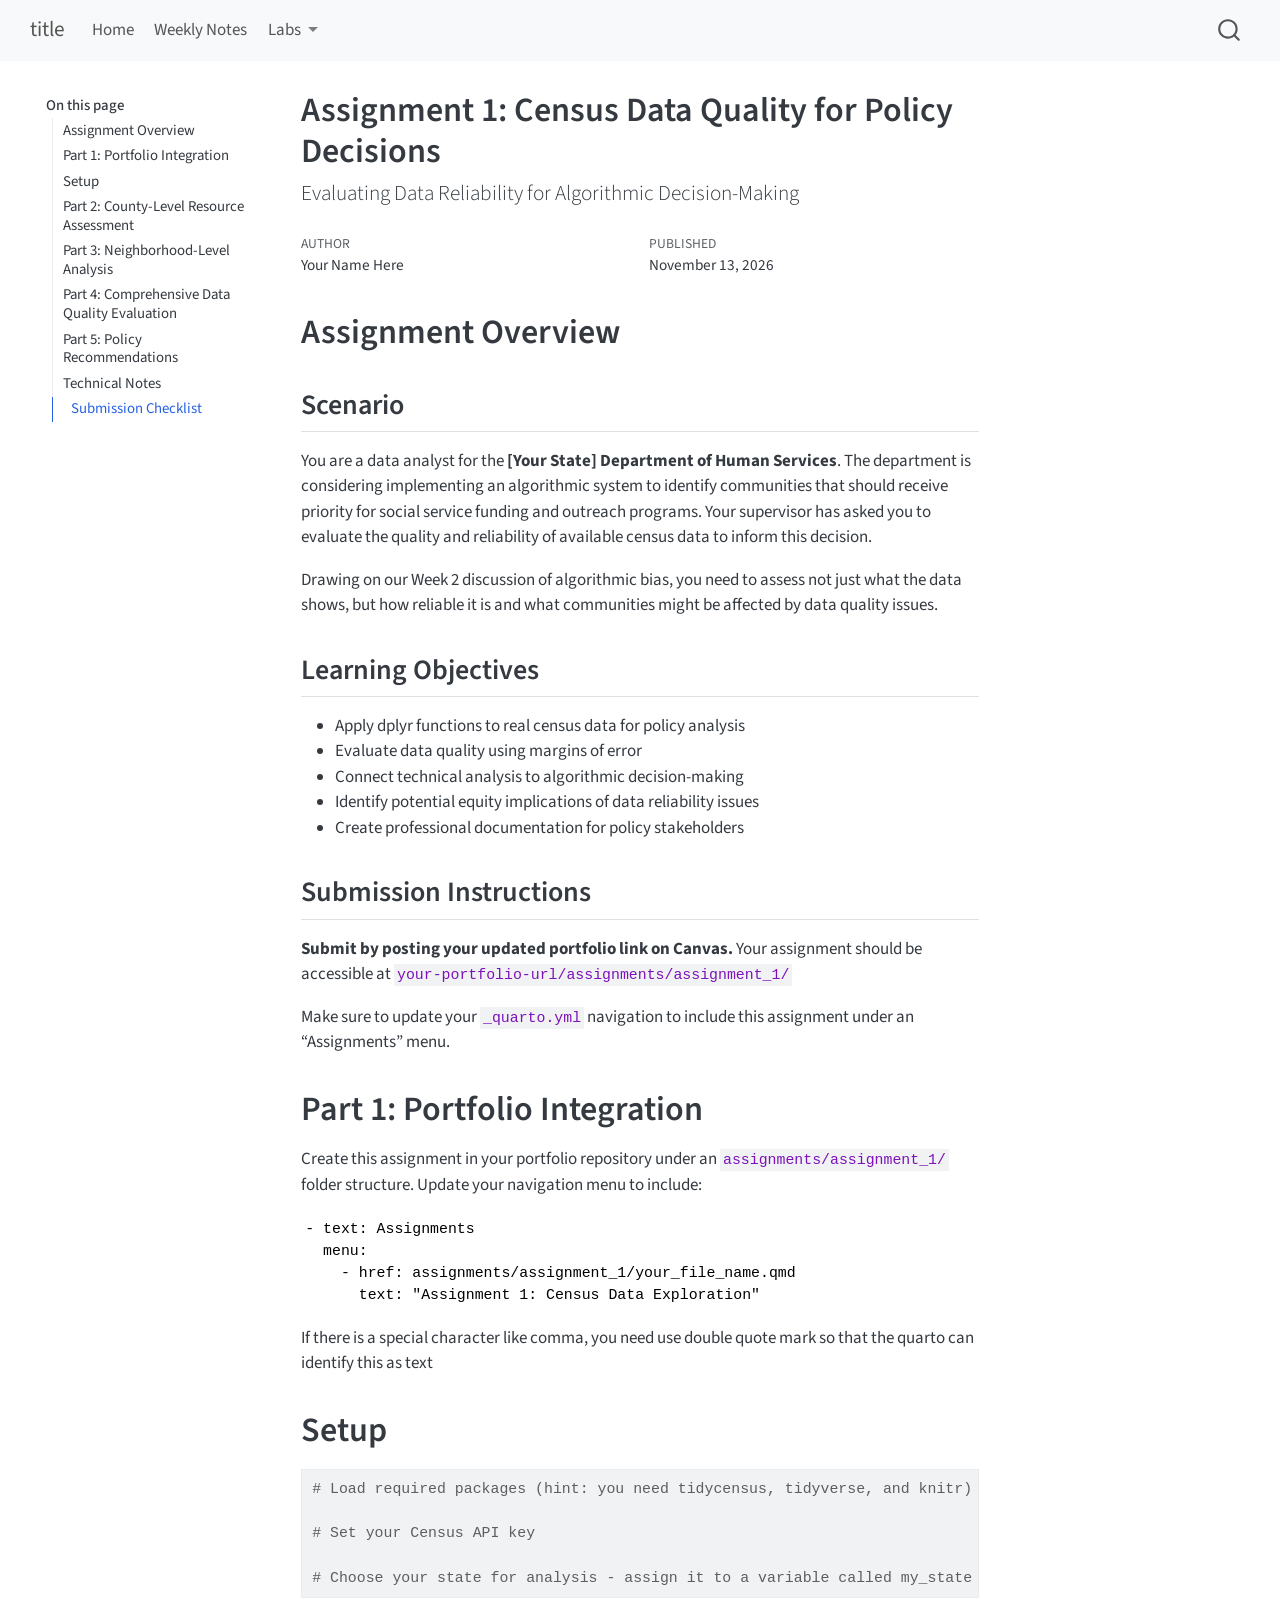
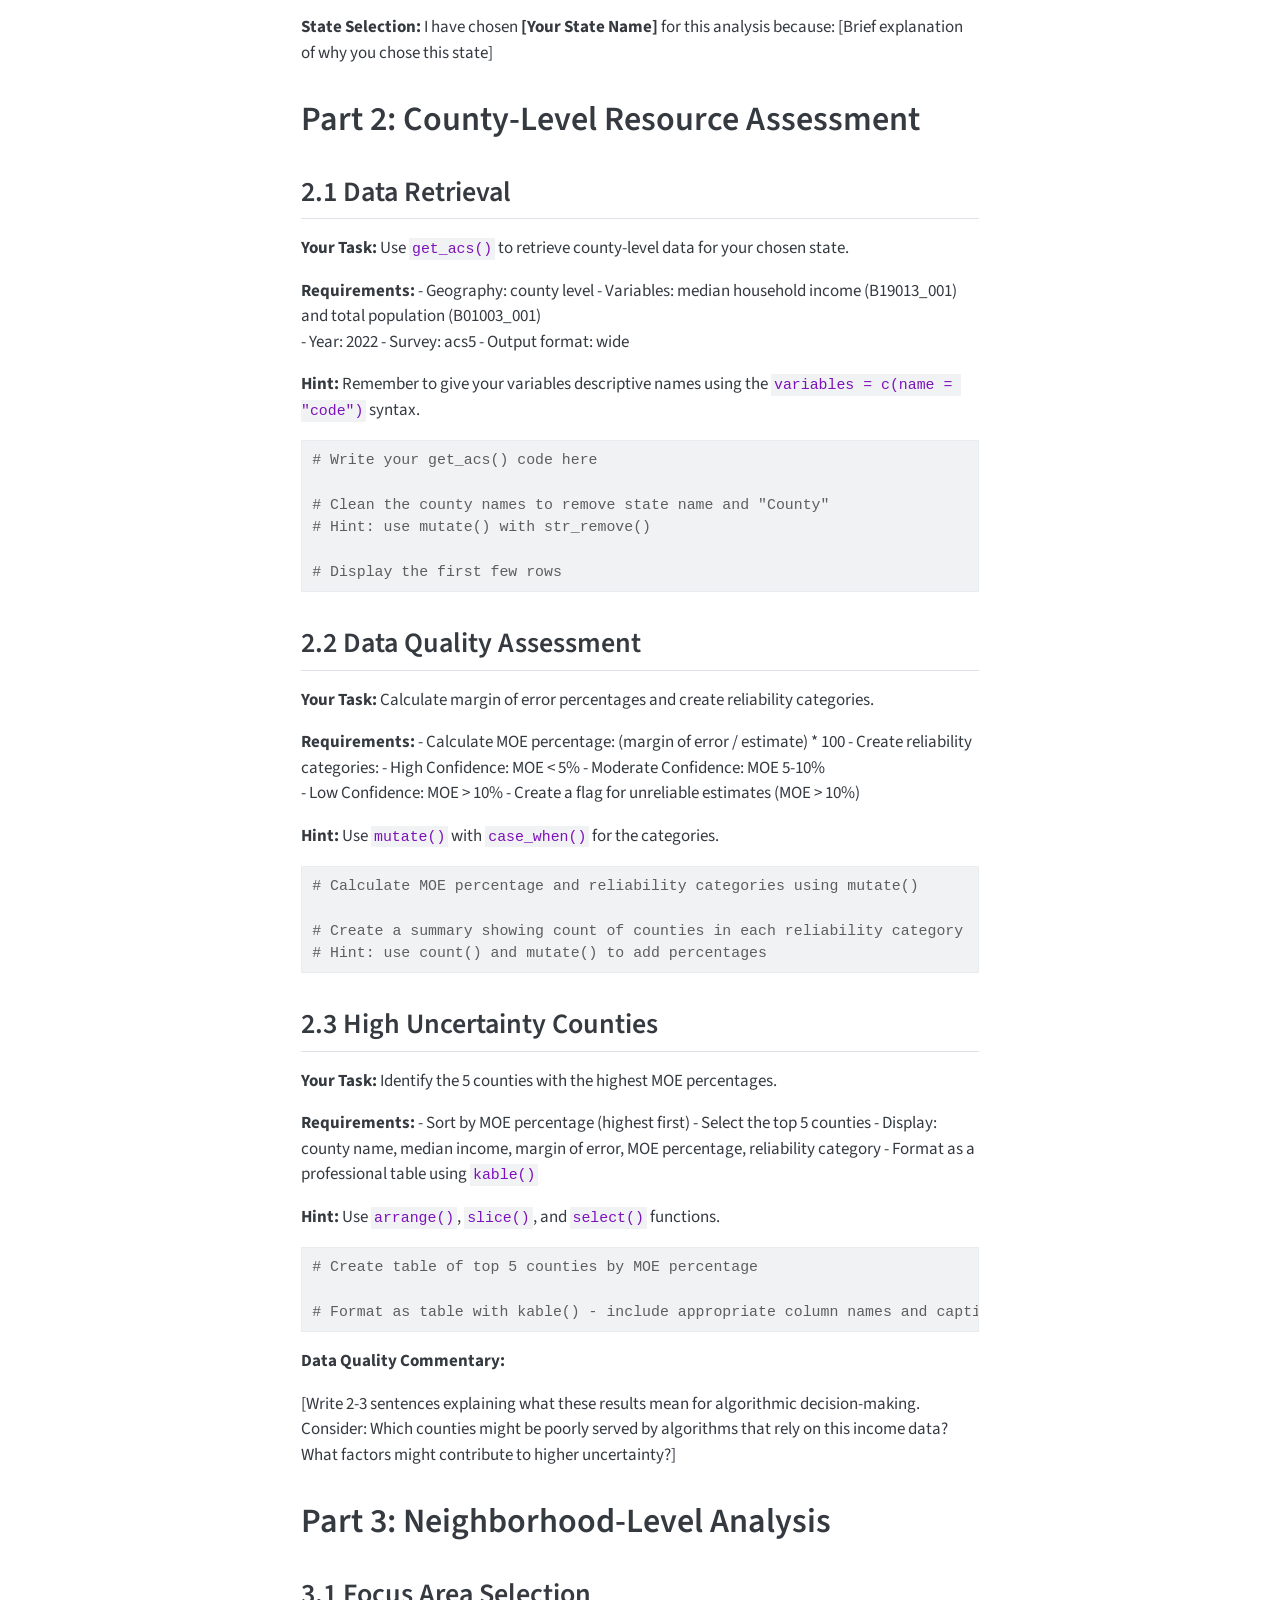
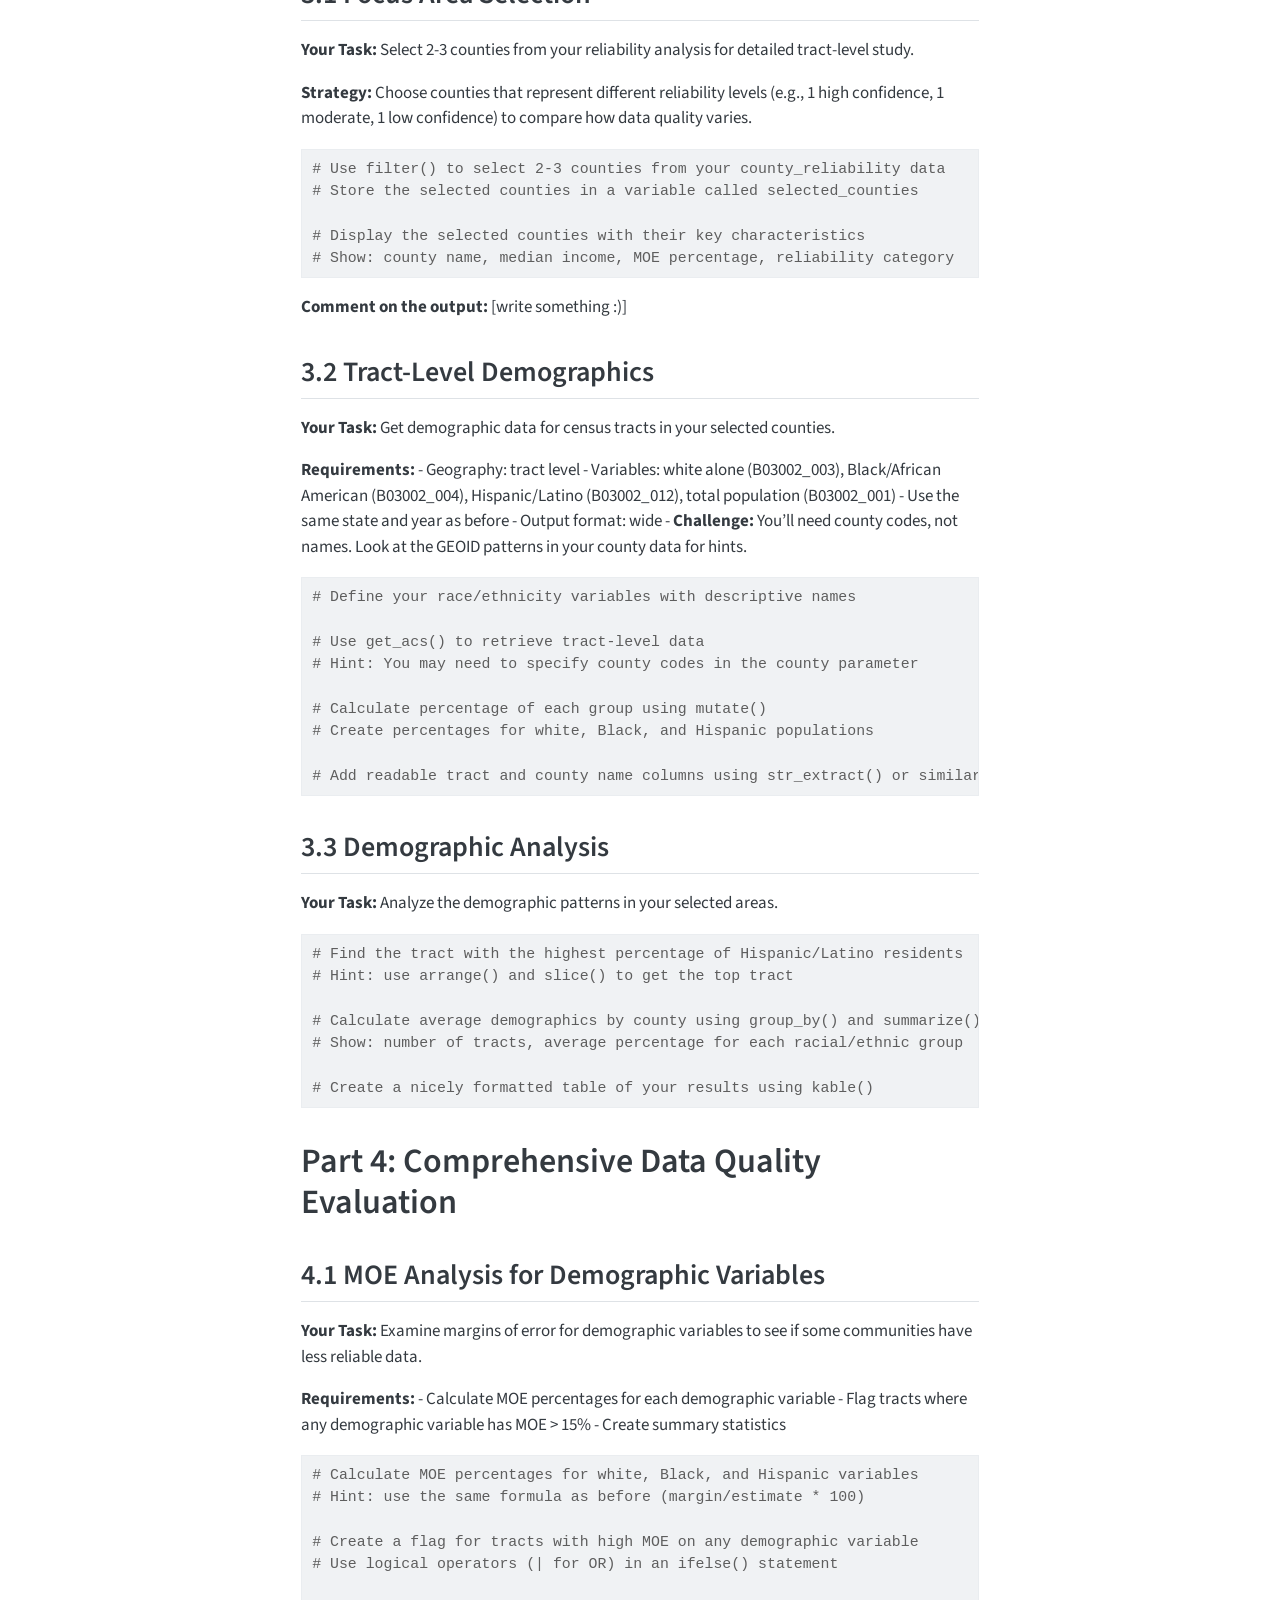
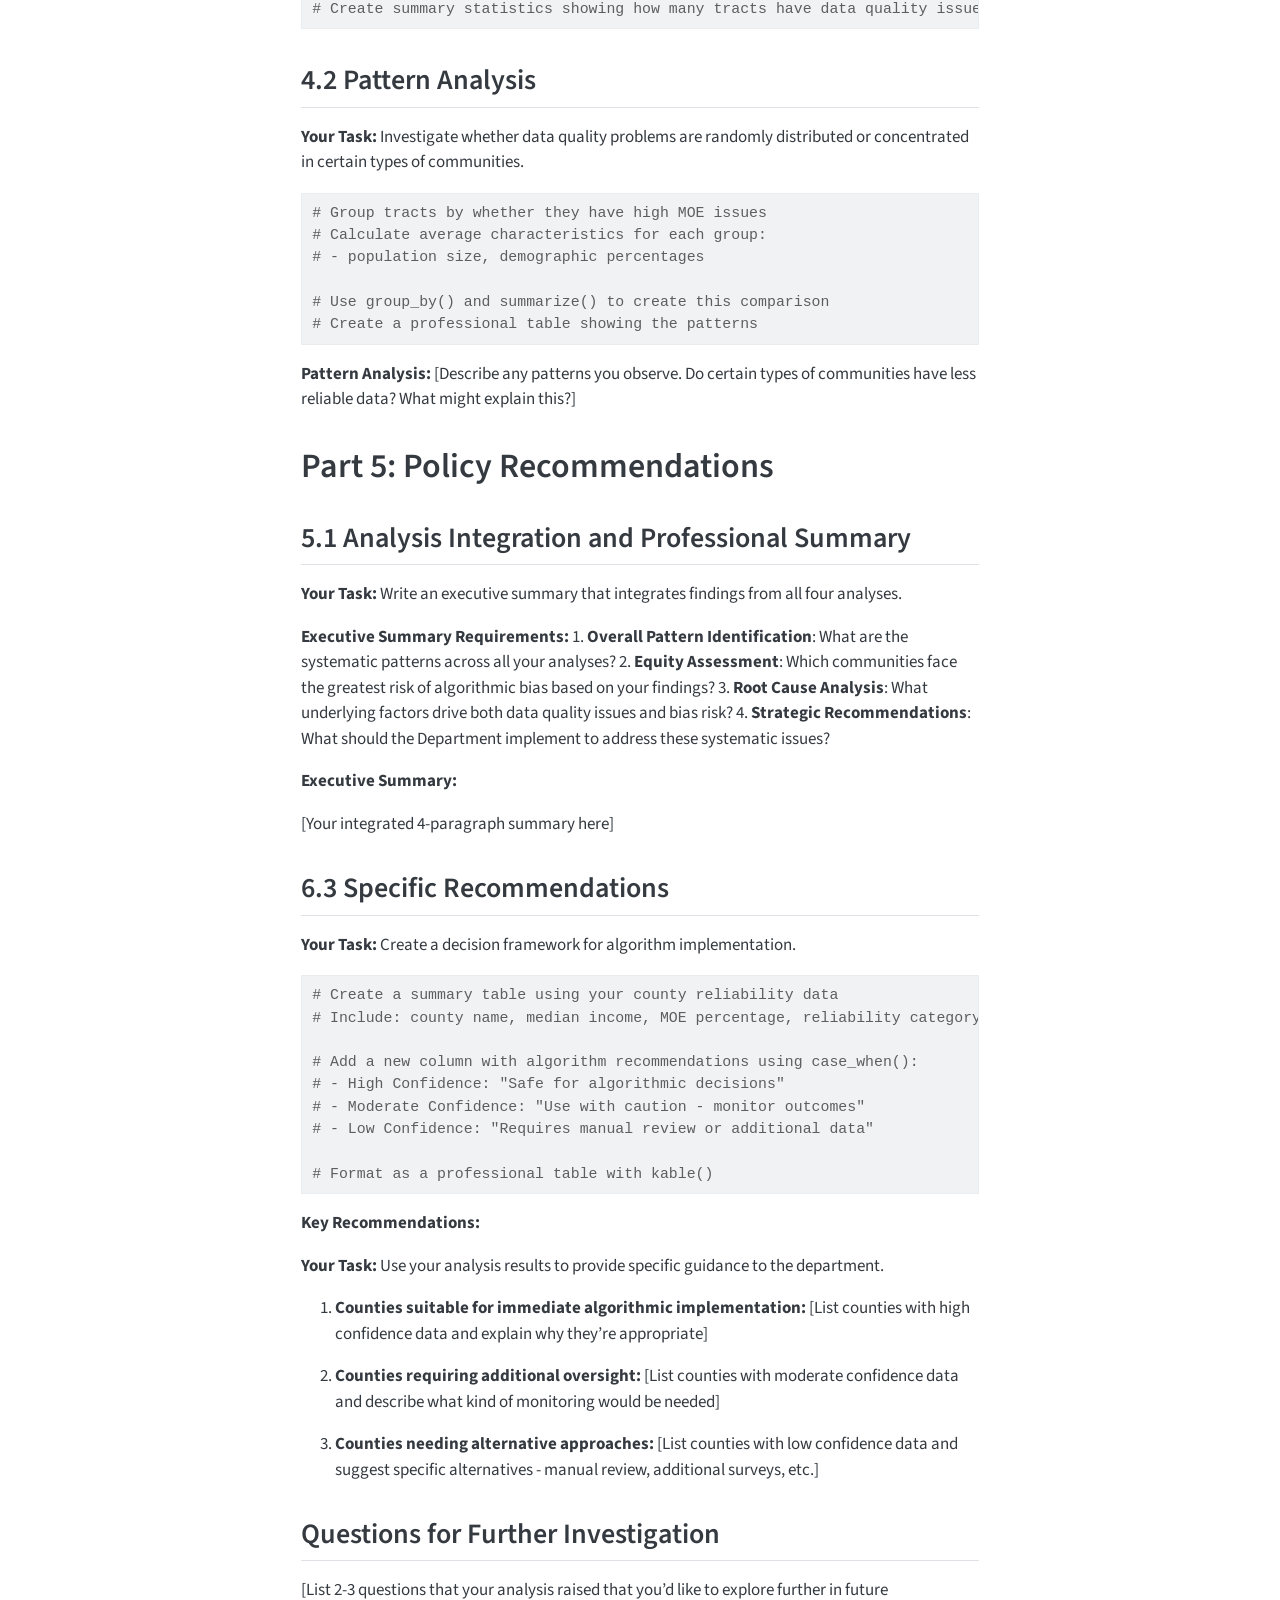
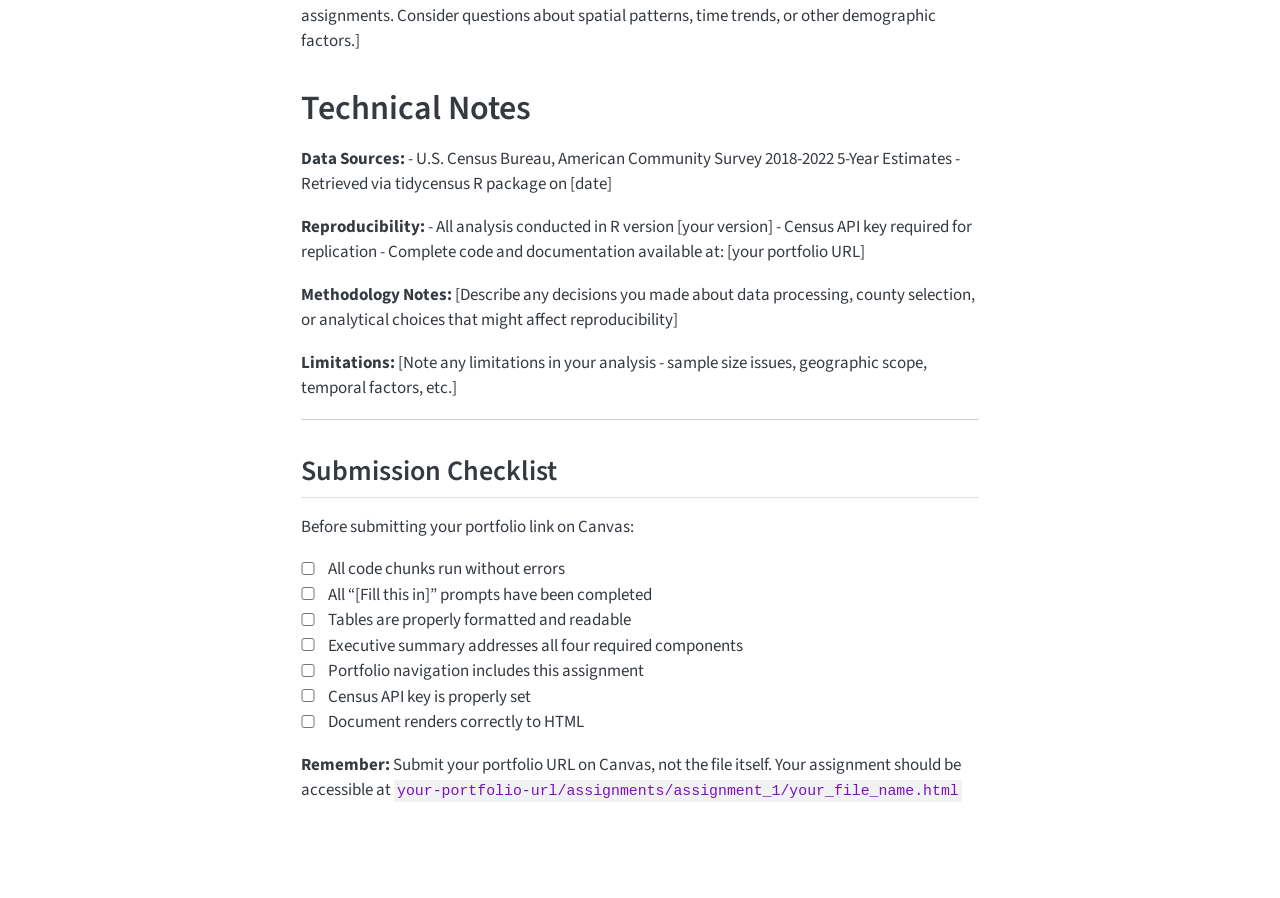
<file: docs/labs/lab_1/assignment1_template.html>
<!DOCTYPE html>
<html xmlns="http://www.w3.org/1999/xhtml" lang="en" xml:lang="en"><head>

<meta charset="utf-8">
<meta name="generator" content="quarto-1.8.27">

<meta name="viewport" content="width=device-width, initial-scale=1.0, user-scalable=yes">

<meta name="author" content="Your Name Here">
<meta name="dcterms.date" content="2026-11-13">

<title>Assignment 1: Census Data Quality for Policy Decisions – title</title>
<style>
code{white-space: pre-wrap;}
span.smallcaps{font-variant: small-caps;}
div.columns{display: flex; gap: min(4vw, 1.5em);}
div.column{flex: auto; overflow-x: auto;}
div.hanging-indent{margin-left: 1.5em; text-indent: -1.5em;}
ul.task-list{list-style: none;}
ul.task-list li input[type="checkbox"] {
  width: 0.8em;
  margin: 0 0.8em 0.2em -1em; /* quarto-specific, see https://github.com/quarto-dev/quarto-cli/issues/4556 */ 
  vertical-align: middle;
}
/* CSS for syntax highlighting */
html { -webkit-text-size-adjust: 100%; }
pre > code.sourceCode { white-space: pre; position: relative; }
pre > code.sourceCode > span { display: inline-block; line-height: 1.25; }
pre > code.sourceCode > span:empty { height: 1.2em; }
.sourceCode { overflow: visible; }
code.sourceCode > span { color: inherit; text-decoration: inherit; }
div.sourceCode { margin: 1em 0; }
pre.sourceCode { margin: 0; }
@media screen {
div.sourceCode { overflow: auto; }
}
@media print {
pre > code.sourceCode { white-space: pre-wrap; }
pre > code.sourceCode > span { text-indent: -5em; padding-left: 5em; }
}
pre.numberSource code
  { counter-reset: source-line 0; }
pre.numberSource code > span
  { position: relative; left: -4em; counter-increment: source-line; }
pre.numberSource code > span > a:first-child::before
  { content: counter(source-line);
    position: relative; left: -1em; text-align: right; vertical-align: baseline;
    border: none; display: inline-block;
    -webkit-touch-callout: none; -webkit-user-select: none;
    -khtml-user-select: none; -moz-user-select: none;
    -ms-user-select: none; user-select: none;
    padding: 0 4px; width: 4em;
  }
pre.numberSource { margin-left: 3em;  padding-left: 4px; }
div.sourceCode
  {   }
@media screen {
pre > code.sourceCode > span > a:first-child::before { text-decoration: underline; }
}
</style>


<script src="../../site_libs/quarto-nav/quarto-nav.js"></script>
<script src="../../site_libs/quarto-nav/headroom.min.js"></script>
<script src="../../site_libs/clipboard/clipboard.min.js"></script>
<script src="../../site_libs/quarto-search/autocomplete.umd.js"></script>
<script src="../../site_libs/quarto-search/fuse.min.js"></script>
<script src="../../site_libs/quarto-search/quarto-search.js"></script>
<meta name="quarto:offset" content="../../">
<script src="../../site_libs/quarto-html/quarto.js" type="module"></script>
<script src="../../site_libs/quarto-html/tabsets/tabsets.js" type="module"></script>
<script src="../../site_libs/quarto-html/axe/axe-check.js" type="module"></script>
<script src="../../site_libs/quarto-html/popper.min.js"></script>
<script src="../../site_libs/quarto-html/tippy.umd.min.js"></script>
<script src="../../site_libs/quarto-html/anchor.min.js"></script>
<link href="../../site_libs/quarto-html/tippy.css" rel="stylesheet">
<link href="../../site_libs/quarto-html/quarto-syntax-highlighting-ed96de9b727972fe78a7b5d16c58bf87.css" rel="stylesheet" id="quarto-text-highlighting-styles">
<script src="../../site_libs/bootstrap/bootstrap.min.js"></script>
<link href="../../site_libs/bootstrap/bootstrap-icons.css" rel="stylesheet">
<link href="../../site_libs/bootstrap/bootstrap-51a923d1ce2b7160853afc7275964dd9.min.css" rel="stylesheet" append-hash="true" id="quarto-bootstrap" data-mode="light">
<script id="quarto-search-options" type="application/json">{
  "location": "navbar",
  "copy-button": false,
  "collapse-after": 3,
  "panel-placement": "end",
  "type": "overlay",
  "limit": 50,
  "keyboard-shortcut": [
    "f",
    "/",
    "s"
  ],
  "show-item-context": false,
  "language": {
    "search-no-results-text": "No results",
    "search-matching-documents-text": "matching documents",
    "search-copy-link-title": "Copy link to search",
    "search-hide-matches-text": "Hide additional matches",
    "search-more-match-text": "more match in this document",
    "search-more-matches-text": "more matches in this document",
    "search-clear-button-title": "Clear",
    "search-text-placeholder": "",
    "search-detached-cancel-button-title": "Cancel",
    "search-submit-button-title": "Submit",
    "search-label": "Search"
  }
}</script>


</head>

<body class="floating nav-fixed quarto-light">

<div id="quarto-search-results"></div>
  <header id="quarto-header" class="headroom fixed-top">
    <nav class="navbar navbar-expand-lg " data-bs-theme="dark">
      <div class="navbar-container container-fluid">
      <div class="navbar-brand-container mx-auto">
    <a class="navbar-brand" href="../../index.html">
    <span class="navbar-title">title</span>
    </a>
  </div>
            <div id="quarto-search" class="" title="Search"></div>
          <button class="navbar-toggler" type="button" data-bs-toggle="collapse" data-bs-target="#navbarCollapse" aria-controls="navbarCollapse" role="menu" aria-expanded="false" aria-label="Toggle navigation" onclick="if (window.quartoToggleHeadroom) { window.quartoToggleHeadroom(); }">
  <span class="navbar-toggler-icon"></span>
</button>
          <div class="collapse navbar-collapse" id="navbarCollapse">
            <ul class="navbar-nav navbar-nav-scroll me-auto">
  <li class="nav-item">
    <a class="nav-link" href="../../index.html"> 
<span class="menu-text">Home</span></a>
  </li>  
  <li class="nav-item">
    <span class="nav-link">
<span class="menu-text">Weekly Notes</span>
    </span>
  </li>  
  <li class="nav-item dropdown ">
    <a class="nav-link dropdown-toggle" href="#" id="nav-menu-labs" role="link" data-bs-toggle="dropdown" aria-expanded="false">
 <span class="menu-text">Labs</span>
    </a>
    <ul class="dropdown-menu" aria-labelledby="nav-menu-labs">    
        <li>
    <a class="dropdown-item" href="../../labs/lab_0/lab0_template.html">
 <span class="dropdown-text">Lab 0</span></a>
  </li>  
    </ul>
  </li>
</ul>
          </div> <!-- /navcollapse -->
            <div class="quarto-navbar-tools">
</div>
      </div> <!-- /container-fluid -->
    </nav>
</header>
<!-- content -->
<div id="quarto-content" class="quarto-container page-columns page-rows-contents page-layout-article page-navbar">
<!-- sidebar -->
  <nav id="quarto-sidebar" class="sidebar collapse collapse-horizontal quarto-sidebar-collapse-item sidebar-navigation floating overflow-auto">
    <nav id="TOC" role="doc-toc" class="toc-active">
    <h2 id="toc-title">On this page</h2>
   
  <ul>
  <li><a href="#assignment-overview" id="toc-assignment-overview" class="nav-link active" data-scroll-target="#assignment-overview">Assignment Overview</a>
  <ul class="collapse">
  <li><a href="#scenario" id="toc-scenario" class="nav-link" data-scroll-target="#scenario">Scenario</a></li>
  <li><a href="#learning-objectives" id="toc-learning-objectives" class="nav-link" data-scroll-target="#learning-objectives">Learning Objectives</a></li>
  <li><a href="#submission-instructions" id="toc-submission-instructions" class="nav-link" data-scroll-target="#submission-instructions">Submission Instructions</a></li>
  </ul></li>
  <li><a href="#part-1-portfolio-integration" id="toc-part-1-portfolio-integration" class="nav-link" data-scroll-target="#part-1-portfolio-integration">Part 1: Portfolio Integration</a></li>
  <li><a href="#setup" id="toc-setup" class="nav-link" data-scroll-target="#setup">Setup</a></li>
  <li><a href="#part-2-county-level-resource-assessment" id="toc-part-2-county-level-resource-assessment" class="nav-link" data-scroll-target="#part-2-county-level-resource-assessment">Part 2: County-Level Resource Assessment</a>
  <ul class="collapse">
  <li><a href="#data-retrieval" id="toc-data-retrieval" class="nav-link" data-scroll-target="#data-retrieval">2.1 Data Retrieval</a></li>
  <li><a href="#data-quality-assessment" id="toc-data-quality-assessment" class="nav-link" data-scroll-target="#data-quality-assessment">2.2 Data Quality Assessment</a></li>
  <li><a href="#high-uncertainty-counties" id="toc-high-uncertainty-counties" class="nav-link" data-scroll-target="#high-uncertainty-counties">2.3 High Uncertainty Counties</a></li>
  </ul></li>
  <li><a href="#part-3-neighborhood-level-analysis" id="toc-part-3-neighborhood-level-analysis" class="nav-link" data-scroll-target="#part-3-neighborhood-level-analysis">Part 3: Neighborhood-Level Analysis</a>
  <ul class="collapse">
  <li><a href="#focus-area-selection" id="toc-focus-area-selection" class="nav-link" data-scroll-target="#focus-area-selection">3.1 Focus Area Selection</a></li>
  <li><a href="#tract-level-demographics" id="toc-tract-level-demographics" class="nav-link" data-scroll-target="#tract-level-demographics">3.2 Tract-Level Demographics</a></li>
  <li><a href="#demographic-analysis" id="toc-demographic-analysis" class="nav-link" data-scroll-target="#demographic-analysis">3.3 Demographic Analysis</a></li>
  </ul></li>
  <li><a href="#part-4-comprehensive-data-quality-evaluation" id="toc-part-4-comprehensive-data-quality-evaluation" class="nav-link" data-scroll-target="#part-4-comprehensive-data-quality-evaluation">Part 4: Comprehensive Data Quality Evaluation</a>
  <ul class="collapse">
  <li><a href="#moe-analysis-for-demographic-variables" id="toc-moe-analysis-for-demographic-variables" class="nav-link" data-scroll-target="#moe-analysis-for-demographic-variables">4.1 MOE Analysis for Demographic Variables</a></li>
  <li><a href="#pattern-analysis" id="toc-pattern-analysis" class="nav-link" data-scroll-target="#pattern-analysis">4.2 Pattern Analysis</a></li>
  </ul></li>
  <li><a href="#part-5-policy-recommendations" id="toc-part-5-policy-recommendations" class="nav-link" data-scroll-target="#part-5-policy-recommendations">Part 5: Policy Recommendations</a>
  <ul class="collapse">
  <li><a href="#analysis-integration-and-professional-summary" id="toc-analysis-integration-and-professional-summary" class="nav-link" data-scroll-target="#analysis-integration-and-professional-summary">5.1 Analysis Integration and Professional Summary</a></li>
  <li><a href="#specific-recommendations" id="toc-specific-recommendations" class="nav-link" data-scroll-target="#specific-recommendations">6.3 Specific Recommendations</a></li>
  <li><a href="#questions-for-further-investigation" id="toc-questions-for-further-investigation" class="nav-link" data-scroll-target="#questions-for-further-investigation">Questions for Further Investigation</a></li>
  </ul></li>
  <li><a href="#technical-notes" id="toc-technical-notes" class="nav-link" data-scroll-target="#technical-notes">Technical Notes</a>
  <ul class="collapse">
  <li><a href="#submission-checklist" id="toc-submission-checklist" class="nav-link" data-scroll-target="#submission-checklist">Submission Checklist</a></li>
  </ul></li>
  </ul>
</nav>
</nav>
<div id="quarto-sidebar-glass" class="quarto-sidebar-collapse-item" data-bs-toggle="collapse" data-bs-target=".quarto-sidebar-collapse-item"></div>
<!-- margin-sidebar -->
    <div id="quarto-margin-sidebar" class="sidebar margin-sidebar zindex-bottom">
    </div>
<!-- main -->
<main class="content" id="quarto-document-content">

<header id="title-block-header" class="quarto-title-block default">
<div class="quarto-title">
<h1 class="title">Assignment 1: Census Data Quality for Policy Decisions</h1>
<p class="subtitle lead">Evaluating Data Reliability for Algorithmic Decision-Making</p>
</div>



<div class="quarto-title-meta">

    <div>
    <div class="quarto-title-meta-heading">Author</div>
    <div class="quarto-title-meta-contents">
             <p>Your Name Here </p>
          </div>
  </div>
    
    <div>
    <div class="quarto-title-meta-heading">Published</div>
    <div class="quarto-title-meta-contents">
      <p class="date">November 13, 2026</p>
    </div>
  </div>
  
    
  </div>
  


</header>


<section id="assignment-overview" class="level1">
<h1>Assignment Overview</h1>
<section id="scenario" class="level2">
<h2 class="anchored" data-anchor-id="scenario">Scenario</h2>
<p>You are a data analyst for the <strong>[Your State] Department of Human Services</strong>. The department is considering implementing an algorithmic system to identify communities that should receive priority for social service funding and outreach programs. Your supervisor has asked you to evaluate the quality and reliability of available census data to inform this decision.</p>
<p>Drawing on our Week 2 discussion of algorithmic bias, you need to assess not just what the data shows, but how reliable it is and what communities might be affected by data quality issues.</p>
</section>
<section id="learning-objectives" class="level2">
<h2 class="anchored" data-anchor-id="learning-objectives">Learning Objectives</h2>
<ul>
<li>Apply dplyr functions to real census data for policy analysis</li>
<li>Evaluate data quality using margins of error</li>
<li>Connect technical analysis to algorithmic decision-making</li>
<li>Identify potential equity implications of data reliability issues</li>
<li>Create professional documentation for policy stakeholders</li>
</ul>
</section>
<section id="submission-instructions" class="level2">
<h2 class="anchored" data-anchor-id="submission-instructions">Submission Instructions</h2>
<p><strong>Submit by posting your updated portfolio link on Canvas.</strong> Your assignment should be accessible at <code>your-portfolio-url/assignments/assignment_1/</code></p>
<p>Make sure to update your <code>_quarto.yml</code> navigation to include this assignment under an “Assignments” menu.</p>
</section>
</section>
<section id="part-1-portfolio-integration" class="level1">
<h1>Part 1: Portfolio Integration</h1>
<p>Create this assignment in your portfolio repository under an <code>assignments/assignment_1/</code> folder structure. Update your navigation menu to include:</p>
<pre><code>- text: Assignments
  menu:
    - href: assignments/assignment_1/your_file_name.qmd
      text: "Assignment 1: Census Data Exploration"</code></pre>
<p>If there is a special character like comma, you need use double quote mark so that the quarto can identify this as text</p>
</section>
<section id="setup" class="level1">
<h1>Setup</h1>
<div class="cell">
<div class="code-copy-outer-scaffold"><div class="sourceCode cell-code" id="cb2"><pre class="sourceCode r code-with-copy"><code class="sourceCode r"><span id="cb2-1"><a href="#cb2-1" aria-hidden="true" tabindex="-1"></a><span class="co"># Load required packages (hint: you need tidycensus, tidyverse, and knitr)</span></span>
<span id="cb2-2"><a href="#cb2-2" aria-hidden="true" tabindex="-1"></a></span>
<span id="cb2-3"><a href="#cb2-3" aria-hidden="true" tabindex="-1"></a><span class="co"># Set your Census API key</span></span>
<span id="cb2-4"><a href="#cb2-4" aria-hidden="true" tabindex="-1"></a></span>
<span id="cb2-5"><a href="#cb2-5" aria-hidden="true" tabindex="-1"></a><span class="co"># Choose your state for analysis - assign it to a variable called my_state</span></span></code></pre></div><button title="Copy to Clipboard" class="code-copy-button"><i class="bi"></i></button></div>
</div>
<p><strong>State Selection:</strong> I have chosen <strong>[Your State Name]</strong> for this analysis because: [Brief explanation of why you chose this state]</p>
</section>
<section id="part-2-county-level-resource-assessment" class="level1">
<h1>Part 2: County-Level Resource Assessment</h1>
<section id="data-retrieval" class="level2">
<h2 class="anchored" data-anchor-id="data-retrieval">2.1 Data Retrieval</h2>
<p><strong>Your Task:</strong> Use <code>get_acs()</code> to retrieve county-level data for your chosen state.</p>
<p><strong>Requirements:</strong> - Geography: county level - Variables: median household income (B19013_001) and total population (B01003_001)<br>
- Year: 2022 - Survey: acs5 - Output format: wide</p>
<p><strong>Hint:</strong> Remember to give your variables descriptive names using the <code>variables = c(name = "code")</code> syntax.</p>
<div class="cell">
<div class="code-copy-outer-scaffold"><div class="sourceCode cell-code" id="cb3"><pre class="sourceCode r code-with-copy"><code class="sourceCode r"><span id="cb3-1"><a href="#cb3-1" aria-hidden="true" tabindex="-1"></a><span class="co"># Write your get_acs() code here</span></span>
<span id="cb3-2"><a href="#cb3-2" aria-hidden="true" tabindex="-1"></a></span>
<span id="cb3-3"><a href="#cb3-3" aria-hidden="true" tabindex="-1"></a><span class="co"># Clean the county names to remove state name and "County" </span></span>
<span id="cb3-4"><a href="#cb3-4" aria-hidden="true" tabindex="-1"></a><span class="co"># Hint: use mutate() with str_remove()</span></span>
<span id="cb3-5"><a href="#cb3-5" aria-hidden="true" tabindex="-1"></a></span>
<span id="cb3-6"><a href="#cb3-6" aria-hidden="true" tabindex="-1"></a><span class="co"># Display the first few rows</span></span></code></pre></div><button title="Copy to Clipboard" class="code-copy-button"><i class="bi"></i></button></div>
</div>
</section>
<section id="data-quality-assessment" class="level2">
<h2 class="anchored" data-anchor-id="data-quality-assessment">2.2 Data Quality Assessment</h2>
<p><strong>Your Task:</strong> Calculate margin of error percentages and create reliability categories.</p>
<p><strong>Requirements:</strong> - Calculate MOE percentage: (margin of error / estimate) * 100 - Create reliability categories: - High Confidence: MOE &lt; 5% - Moderate Confidence: MOE 5-10%<br>
- Low Confidence: MOE &gt; 10% - Create a flag for unreliable estimates (MOE &gt; 10%)</p>
<p><strong>Hint:</strong> Use <code>mutate()</code> with <code>case_when()</code> for the categories.</p>
<div class="cell">
<div class="code-copy-outer-scaffold"><div class="sourceCode cell-code" id="cb4"><pre class="sourceCode r code-with-copy"><code class="sourceCode r"><span id="cb4-1"><a href="#cb4-1" aria-hidden="true" tabindex="-1"></a><span class="co"># Calculate MOE percentage and reliability categories using mutate()</span></span>
<span id="cb4-2"><a href="#cb4-2" aria-hidden="true" tabindex="-1"></a></span>
<span id="cb4-3"><a href="#cb4-3" aria-hidden="true" tabindex="-1"></a><span class="co"># Create a summary showing count of counties in each reliability category</span></span>
<span id="cb4-4"><a href="#cb4-4" aria-hidden="true" tabindex="-1"></a><span class="co"># Hint: use count() and mutate() to add percentages</span></span></code></pre></div><button title="Copy to Clipboard" class="code-copy-button"><i class="bi"></i></button></div>
</div>
</section>
<section id="high-uncertainty-counties" class="level2">
<h2 class="anchored" data-anchor-id="high-uncertainty-counties">2.3 High Uncertainty Counties</h2>
<p><strong>Your Task:</strong> Identify the 5 counties with the highest MOE percentages.</p>
<p><strong>Requirements:</strong> - Sort by MOE percentage (highest first) - Select the top 5 counties - Display: county name, median income, margin of error, MOE percentage, reliability category - Format as a professional table using <code>kable()</code></p>
<p><strong>Hint:</strong> Use <code>arrange()</code>, <code>slice()</code>, and <code>select()</code> functions.</p>
<div class="cell">
<div class="code-copy-outer-scaffold"><div class="sourceCode cell-code" id="cb5"><pre class="sourceCode r code-with-copy"><code class="sourceCode r"><span id="cb5-1"><a href="#cb5-1" aria-hidden="true" tabindex="-1"></a><span class="co"># Create table of top 5 counties by MOE percentage</span></span>
<span id="cb5-2"><a href="#cb5-2" aria-hidden="true" tabindex="-1"></a></span>
<span id="cb5-3"><a href="#cb5-3" aria-hidden="true" tabindex="-1"></a><span class="co"># Format as table with kable() - include appropriate column names and caption</span></span></code></pre></div><button title="Copy to Clipboard" class="code-copy-button"><i class="bi"></i></button></div>
</div>
<p><strong>Data Quality Commentary:</strong></p>
<p>[Write 2-3 sentences explaining what these results mean for algorithmic decision-making. Consider: Which counties might be poorly served by algorithms that rely on this income data? What factors might contribute to higher uncertainty?]</p>
</section>
</section>
<section id="part-3-neighborhood-level-analysis" class="level1">
<h1>Part 3: Neighborhood-Level Analysis</h1>
<section id="focus-area-selection" class="level2">
<h2 class="anchored" data-anchor-id="focus-area-selection">3.1 Focus Area Selection</h2>
<p><strong>Your Task:</strong> Select 2-3 counties from your reliability analysis for detailed tract-level study.</p>
<p><strong>Strategy:</strong> Choose counties that represent different reliability levels (e.g., 1 high confidence, 1 moderate, 1 low confidence) to compare how data quality varies.</p>
<div class="cell">
<div class="code-copy-outer-scaffold"><div class="sourceCode cell-code" id="cb6"><pre class="sourceCode r code-with-copy"><code class="sourceCode r"><span id="cb6-1"><a href="#cb6-1" aria-hidden="true" tabindex="-1"></a><span class="co"># Use filter() to select 2-3 counties from your county_reliability data</span></span>
<span id="cb6-2"><a href="#cb6-2" aria-hidden="true" tabindex="-1"></a><span class="co"># Store the selected counties in a variable called selected_counties</span></span>
<span id="cb6-3"><a href="#cb6-3" aria-hidden="true" tabindex="-1"></a></span>
<span id="cb6-4"><a href="#cb6-4" aria-hidden="true" tabindex="-1"></a><span class="co"># Display the selected counties with their key characteristics</span></span>
<span id="cb6-5"><a href="#cb6-5" aria-hidden="true" tabindex="-1"></a><span class="co"># Show: county name, median income, MOE percentage, reliability category</span></span></code></pre></div><button title="Copy to Clipboard" class="code-copy-button"><i class="bi"></i></button></div>
</div>
<p><strong>Comment on the output:</strong> [write something :)]</p>
</section>
<section id="tract-level-demographics" class="level2">
<h2 class="anchored" data-anchor-id="tract-level-demographics">3.2 Tract-Level Demographics</h2>
<p><strong>Your Task:</strong> Get demographic data for census tracts in your selected counties.</p>
<p><strong>Requirements:</strong> - Geography: tract level - Variables: white alone (B03002_003), Black/African American (B03002_004), Hispanic/Latino (B03002_012), total population (B03002_001) - Use the same state and year as before - Output format: wide - <strong>Challenge:</strong> You’ll need county codes, not names. Look at the GEOID patterns in your county data for hints.</p>
<div class="cell">
<div class="code-copy-outer-scaffold"><div class="sourceCode cell-code" id="cb7"><pre class="sourceCode r code-with-copy"><code class="sourceCode r"><span id="cb7-1"><a href="#cb7-1" aria-hidden="true" tabindex="-1"></a><span class="co"># Define your race/ethnicity variables with descriptive names</span></span>
<span id="cb7-2"><a href="#cb7-2" aria-hidden="true" tabindex="-1"></a></span>
<span id="cb7-3"><a href="#cb7-3" aria-hidden="true" tabindex="-1"></a><span class="co"># Use get_acs() to retrieve tract-level data</span></span>
<span id="cb7-4"><a href="#cb7-4" aria-hidden="true" tabindex="-1"></a><span class="co"># Hint: You may need to specify county codes in the county parameter</span></span>
<span id="cb7-5"><a href="#cb7-5" aria-hidden="true" tabindex="-1"></a></span>
<span id="cb7-6"><a href="#cb7-6" aria-hidden="true" tabindex="-1"></a><span class="co"># Calculate percentage of each group using mutate()</span></span>
<span id="cb7-7"><a href="#cb7-7" aria-hidden="true" tabindex="-1"></a><span class="co"># Create percentages for white, Black, and Hispanic populations</span></span>
<span id="cb7-8"><a href="#cb7-8" aria-hidden="true" tabindex="-1"></a></span>
<span id="cb7-9"><a href="#cb7-9" aria-hidden="true" tabindex="-1"></a><span class="co"># Add readable tract and county name columns using str_extract() or similar</span></span></code></pre></div><button title="Copy to Clipboard" class="code-copy-button"><i class="bi"></i></button></div>
</div>
</section>
<section id="demographic-analysis" class="level2">
<h2 class="anchored" data-anchor-id="demographic-analysis">3.3 Demographic Analysis</h2>
<p><strong>Your Task:</strong> Analyze the demographic patterns in your selected areas.</p>
<div class="cell">
<div class="code-copy-outer-scaffold"><div class="sourceCode cell-code" id="cb8"><pre class="sourceCode r code-with-copy"><code class="sourceCode r"><span id="cb8-1"><a href="#cb8-1" aria-hidden="true" tabindex="-1"></a><span class="co"># Find the tract with the highest percentage of Hispanic/Latino residents</span></span>
<span id="cb8-2"><a href="#cb8-2" aria-hidden="true" tabindex="-1"></a><span class="co"># Hint: use arrange() and slice() to get the top tract</span></span>
<span id="cb8-3"><a href="#cb8-3" aria-hidden="true" tabindex="-1"></a></span>
<span id="cb8-4"><a href="#cb8-4" aria-hidden="true" tabindex="-1"></a><span class="co"># Calculate average demographics by county using group_by() and summarize()</span></span>
<span id="cb8-5"><a href="#cb8-5" aria-hidden="true" tabindex="-1"></a><span class="co"># Show: number of tracts, average percentage for each racial/ethnic group</span></span>
<span id="cb8-6"><a href="#cb8-6" aria-hidden="true" tabindex="-1"></a></span>
<span id="cb8-7"><a href="#cb8-7" aria-hidden="true" tabindex="-1"></a><span class="co"># Create a nicely formatted table of your results using kable()</span></span></code></pre></div><button title="Copy to Clipboard" class="code-copy-button"><i class="bi"></i></button></div>
</div>
</section>
</section>
<section id="part-4-comprehensive-data-quality-evaluation" class="level1">
<h1>Part 4: Comprehensive Data Quality Evaluation</h1>
<section id="moe-analysis-for-demographic-variables" class="level2">
<h2 class="anchored" data-anchor-id="moe-analysis-for-demographic-variables">4.1 MOE Analysis for Demographic Variables</h2>
<p><strong>Your Task:</strong> Examine margins of error for demographic variables to see if some communities have less reliable data.</p>
<p><strong>Requirements:</strong> - Calculate MOE percentages for each demographic variable - Flag tracts where any demographic variable has MOE &gt; 15% - Create summary statistics</p>
<div class="cell">
<div class="code-copy-outer-scaffold"><div class="sourceCode cell-code" id="cb9"><pre class="sourceCode r code-with-copy"><code class="sourceCode r"><span id="cb9-1"><a href="#cb9-1" aria-hidden="true" tabindex="-1"></a><span class="co"># Calculate MOE percentages for white, Black, and Hispanic variables</span></span>
<span id="cb9-2"><a href="#cb9-2" aria-hidden="true" tabindex="-1"></a><span class="co"># Hint: use the same formula as before (margin/estimate * 100)</span></span>
<span id="cb9-3"><a href="#cb9-3" aria-hidden="true" tabindex="-1"></a></span>
<span id="cb9-4"><a href="#cb9-4" aria-hidden="true" tabindex="-1"></a><span class="co"># Create a flag for tracts with high MOE on any demographic variable</span></span>
<span id="cb9-5"><a href="#cb9-5" aria-hidden="true" tabindex="-1"></a><span class="co"># Use logical operators (| for OR) in an ifelse() statement</span></span>
<span id="cb9-6"><a href="#cb9-6" aria-hidden="true" tabindex="-1"></a></span>
<span id="cb9-7"><a href="#cb9-7" aria-hidden="true" tabindex="-1"></a><span class="co"># Create summary statistics showing how many tracts have data quality issues</span></span></code></pre></div><button title="Copy to Clipboard" class="code-copy-button"><i class="bi"></i></button></div>
</div>
</section>
<section id="pattern-analysis" class="level2">
<h2 class="anchored" data-anchor-id="pattern-analysis">4.2 Pattern Analysis</h2>
<p><strong>Your Task:</strong> Investigate whether data quality problems are randomly distributed or concentrated in certain types of communities.</p>
<div class="cell">
<div class="code-copy-outer-scaffold"><div class="sourceCode cell-code" id="cb10"><pre class="sourceCode r code-with-copy"><code class="sourceCode r"><span id="cb10-1"><a href="#cb10-1" aria-hidden="true" tabindex="-1"></a><span class="co"># Group tracts by whether they have high MOE issues</span></span>
<span id="cb10-2"><a href="#cb10-2" aria-hidden="true" tabindex="-1"></a><span class="co"># Calculate average characteristics for each group:</span></span>
<span id="cb10-3"><a href="#cb10-3" aria-hidden="true" tabindex="-1"></a><span class="co"># - population size, demographic percentages</span></span>
<span id="cb10-4"><a href="#cb10-4" aria-hidden="true" tabindex="-1"></a></span>
<span id="cb10-5"><a href="#cb10-5" aria-hidden="true" tabindex="-1"></a><span class="co"># Use group_by() and summarize() to create this comparison</span></span>
<span id="cb10-6"><a href="#cb10-6" aria-hidden="true" tabindex="-1"></a><span class="co"># Create a professional table showing the patterns</span></span></code></pre></div><button title="Copy to Clipboard" class="code-copy-button"><i class="bi"></i></button></div>
</div>
<p><strong>Pattern Analysis:</strong> [Describe any patterns you observe. Do certain types of communities have less reliable data? What might explain this?]</p>
</section>
</section>
<section id="part-5-policy-recommendations" class="level1">
<h1>Part 5: Policy Recommendations</h1>
<section id="analysis-integration-and-professional-summary" class="level2">
<h2 class="anchored" data-anchor-id="analysis-integration-and-professional-summary">5.1 Analysis Integration and Professional Summary</h2>
<p><strong>Your Task:</strong> Write an executive summary that integrates findings from all four analyses.</p>
<p><strong>Executive Summary Requirements:</strong> 1. <strong>Overall Pattern Identification</strong>: What are the systematic patterns across all your analyses? 2. <strong>Equity Assessment</strong>: Which communities face the greatest risk of algorithmic bias based on your findings? 3. <strong>Root Cause Analysis</strong>: What underlying factors drive both data quality issues and bias risk? 4. <strong>Strategic Recommendations</strong>: What should the Department implement to address these systematic issues?</p>
<p><strong>Executive Summary:</strong></p>
<p>[Your integrated 4-paragraph summary here]</p>
</section>
<section id="specific-recommendations" class="level2">
<h2 class="anchored" data-anchor-id="specific-recommendations">6.3 Specific Recommendations</h2>
<p><strong>Your Task:</strong> Create a decision framework for algorithm implementation.</p>
<div class="cell">
<div class="code-copy-outer-scaffold"><div class="sourceCode cell-code" id="cb11"><pre class="sourceCode r code-with-copy"><code class="sourceCode r"><span id="cb11-1"><a href="#cb11-1" aria-hidden="true" tabindex="-1"></a><span class="co"># Create a summary table using your county reliability data</span></span>
<span id="cb11-2"><a href="#cb11-2" aria-hidden="true" tabindex="-1"></a><span class="co"># Include: county name, median income, MOE percentage, reliability category</span></span>
<span id="cb11-3"><a href="#cb11-3" aria-hidden="true" tabindex="-1"></a></span>
<span id="cb11-4"><a href="#cb11-4" aria-hidden="true" tabindex="-1"></a><span class="co"># Add a new column with algorithm recommendations using case_when():</span></span>
<span id="cb11-5"><a href="#cb11-5" aria-hidden="true" tabindex="-1"></a><span class="co"># - High Confidence: "Safe for algorithmic decisions"</span></span>
<span id="cb11-6"><a href="#cb11-6" aria-hidden="true" tabindex="-1"></a><span class="co"># - Moderate Confidence: "Use with caution - monitor outcomes"  </span></span>
<span id="cb11-7"><a href="#cb11-7" aria-hidden="true" tabindex="-1"></a><span class="co"># - Low Confidence: "Requires manual review or additional data"</span></span>
<span id="cb11-8"><a href="#cb11-8" aria-hidden="true" tabindex="-1"></a></span>
<span id="cb11-9"><a href="#cb11-9" aria-hidden="true" tabindex="-1"></a><span class="co"># Format as a professional table with kable()</span></span></code></pre></div><button title="Copy to Clipboard" class="code-copy-button"><i class="bi"></i></button></div>
</div>
<p><strong>Key Recommendations:</strong></p>
<p><strong>Your Task:</strong> Use your analysis results to provide specific guidance to the department.</p>
<ol type="1">
<li><p><strong>Counties suitable for immediate algorithmic implementation:</strong> [List counties with high confidence data and explain why they’re appropriate]</p></li>
<li><p><strong>Counties requiring additional oversight:</strong> [List counties with moderate confidence data and describe what kind of monitoring would be needed]</p></li>
<li><p><strong>Counties needing alternative approaches:</strong> [List counties with low confidence data and suggest specific alternatives - manual review, additional surveys, etc.]</p></li>
</ol>
</section>
<section id="questions-for-further-investigation" class="level2">
<h2 class="anchored" data-anchor-id="questions-for-further-investigation">Questions for Further Investigation</h2>
<p>[List 2-3 questions that your analysis raised that you’d like to explore further in future assignments. Consider questions about spatial patterns, time trends, or other demographic factors.]</p>
</section>
</section>
<section id="technical-notes" class="level1">
<h1>Technical Notes</h1>
<p><strong>Data Sources:</strong> - U.S. Census Bureau, American Community Survey 2018-2022 5-Year Estimates - Retrieved via tidycensus R package on [date]</p>
<p><strong>Reproducibility:</strong> - All analysis conducted in R version [your version] - Census API key required for replication - Complete code and documentation available at: [your portfolio URL]</p>
<p><strong>Methodology Notes:</strong> [Describe any decisions you made about data processing, county selection, or analytical choices that might affect reproducibility]</p>
<p><strong>Limitations:</strong> [Note any limitations in your analysis - sample size issues, geographic scope, temporal factors, etc.]</p>
<hr>
<section id="submission-checklist" class="level2">
<h2 class="anchored" data-anchor-id="submission-checklist">Submission Checklist</h2>
<p>Before submitting your portfolio link on Canvas:</p>
<ul class="task-list">
<li><label><input type="checkbox">All code chunks run without errors</label></li>
<li><label><input type="checkbox">All “[Fill this in]” prompts have been completed</label></li>
<li><label><input type="checkbox">Tables are properly formatted and readable</label></li>
<li><label><input type="checkbox">Executive summary addresses all four required components</label></li>
<li><label><input type="checkbox">Portfolio navigation includes this assignment</label></li>
<li><label><input type="checkbox">Census API key is properly set</label></li>
<li><label><input type="checkbox">Document renders correctly to HTML</label></li>
</ul>
<p><strong>Remember:</strong> Submit your portfolio URL on Canvas, not the file itself. Your assignment should be accessible at <code>your-portfolio-url/assignments/assignment_1/your_file_name.html</code></p>


</section>
</section>

</main> <!-- /main -->
<script id="quarto-html-after-body" type="application/javascript">
  window.document.addEventListener("DOMContentLoaded", function (event) {
    const icon = "";
    const anchorJS = new window.AnchorJS();
    anchorJS.options = {
      placement: 'right',
      icon: icon
    };
    anchorJS.add('.anchored');
    const isCodeAnnotation = (el) => {
      for (const clz of el.classList) {
        if (clz.startsWith('code-annotation-')) {                     
          return true;
        }
      }
      return false;
    }
    const onCopySuccess = function(e) {
      // button target
      const button = e.trigger;
      // don't keep focus
      button.blur();
      // flash "checked"
      button.classList.add('code-copy-button-checked');
      var currentTitle = button.getAttribute("title");
      button.setAttribute("title", "Copied!");
      let tooltip;
      if (window.bootstrap) {
        button.setAttribute("data-bs-toggle", "tooltip");
        button.setAttribute("data-bs-placement", "left");
        button.setAttribute("data-bs-title", "Copied!");
        tooltip = new bootstrap.Tooltip(button, 
          { trigger: "manual", 
            customClass: "code-copy-button-tooltip",
            offset: [0, -8]});
        tooltip.show();    
      }
      setTimeout(function() {
        if (tooltip) {
          tooltip.hide();
          button.removeAttribute("data-bs-title");
          button.removeAttribute("data-bs-toggle");
          button.removeAttribute("data-bs-placement");
        }
        button.setAttribute("title", currentTitle);
        button.classList.remove('code-copy-button-checked');
      }, 1000);
      // clear code selection
      e.clearSelection();
    }
    const getTextToCopy = function(trigger) {
      const outerScaffold = trigger.parentElement.cloneNode(true);
      const codeEl = outerScaffold.querySelector('code');
      for (const childEl of codeEl.children) {
        if (isCodeAnnotation(childEl)) {
          childEl.remove();
        }
      }
      return codeEl.innerText;
    }
    const clipboard = new window.ClipboardJS('.code-copy-button:not([data-in-quarto-modal])', {
      text: getTextToCopy
    });
    clipboard.on('success', onCopySuccess);
    if (window.document.getElementById('quarto-embedded-source-code-modal')) {
      const clipboardModal = new window.ClipboardJS('.code-copy-button[data-in-quarto-modal]', {
        text: getTextToCopy,
        container: window.document.getElementById('quarto-embedded-source-code-modal')
      });
      clipboardModal.on('success', onCopySuccess);
    }
      var localhostRegex = new RegExp(/^(?:http|https):\/\/localhost\:?[0-9]*\//);
      var mailtoRegex = new RegExp(/^mailto:/);
        var filterRegex = new RegExp('/' + window.location.host + '/');
      var isInternal = (href) => {
          return filterRegex.test(href) || localhostRegex.test(href) || mailtoRegex.test(href);
      }
      // Inspect non-navigation links and adorn them if external
     var links = window.document.querySelectorAll('a[href]:not(.nav-link):not(.navbar-brand):not(.toc-action):not(.sidebar-link):not(.sidebar-item-toggle):not(.pagination-link):not(.no-external):not([aria-hidden]):not(.dropdown-item):not(.quarto-navigation-tool):not(.about-link)');
      for (var i=0; i<links.length; i++) {
        const link = links[i];
        if (!isInternal(link.href)) {
          // undo the damage that might have been done by quarto-nav.js in the case of
          // links that we want to consider external
          if (link.dataset.originalHref !== undefined) {
            link.href = link.dataset.originalHref;
          }
        }
      }
    function tippyHover(el, contentFn, onTriggerFn, onUntriggerFn) {
      const config = {
        allowHTML: true,
        maxWidth: 500,
        delay: 100,
        arrow: false,
        appendTo: function(el) {
            return el.parentElement;
        },
        interactive: true,
        interactiveBorder: 10,
        theme: 'quarto',
        placement: 'bottom-start',
      };
      if (contentFn) {
        config.content = contentFn;
      }
      if (onTriggerFn) {
        config.onTrigger = onTriggerFn;
      }
      if (onUntriggerFn) {
        config.onUntrigger = onUntriggerFn;
      }
      window.tippy(el, config); 
    }
    const noterefs = window.document.querySelectorAll('a[role="doc-noteref"]');
    for (var i=0; i<noterefs.length; i++) {
      const ref = noterefs[i];
      tippyHover(ref, function() {
        // use id or data attribute instead here
        let href = ref.getAttribute('data-footnote-href') || ref.getAttribute('href');
        try { href = new URL(href).hash; } catch {}
        const id = href.replace(/^#\/?/, "");
        const note = window.document.getElementById(id);
        if (note) {
          return note.innerHTML;
        } else {
          return "";
        }
      });
    }
    const xrefs = window.document.querySelectorAll('a.quarto-xref');
    const processXRef = (id, note) => {
      // Strip column container classes
      const stripColumnClz = (el) => {
        el.classList.remove("page-full", "page-columns");
        if (el.children) {
          for (const child of el.children) {
            stripColumnClz(child);
          }
        }
      }
      stripColumnClz(note)
      if (id === null || id.startsWith('sec-')) {
        // Special case sections, only their first couple elements
        const container = document.createElement("div");
        if (note.children && note.children.length > 2) {
          container.appendChild(note.children[0].cloneNode(true));
          for (let i = 1; i < note.children.length; i++) {
            const child = note.children[i];
            if (child.tagName === "P" && child.innerText === "") {
              continue;
            } else {
              container.appendChild(child.cloneNode(true));
              break;
            }
          }
          if (window.Quarto?.typesetMath) {
            window.Quarto.typesetMath(container);
          }
          return container.innerHTML
        } else {
          if (window.Quarto?.typesetMath) {
            window.Quarto.typesetMath(note);
          }
          return note.innerHTML;
        }
      } else {
        // Remove any anchor links if they are present
        const anchorLink = note.querySelector('a.anchorjs-link');
        if (anchorLink) {
          anchorLink.remove();
        }
        if (window.Quarto?.typesetMath) {
          window.Quarto.typesetMath(note);
        }
        if (note.classList.contains("callout")) {
          return note.outerHTML;
        } else {
          return note.innerHTML;
        }
      }
    }
    for (var i=0; i<xrefs.length; i++) {
      const xref = xrefs[i];
      tippyHover(xref, undefined, function(instance) {
        instance.disable();
        let url = xref.getAttribute('href');
        let hash = undefined; 
        if (url.startsWith('#')) {
          hash = url;
        } else {
          try { hash = new URL(url).hash; } catch {}
        }
        if (hash) {
          const id = hash.replace(/^#\/?/, "");
          const note = window.document.getElementById(id);
          if (note !== null) {
            try {
              const html = processXRef(id, note.cloneNode(true));
              instance.setContent(html);
            } finally {
              instance.enable();
              instance.show();
            }
          } else {
            // See if we can fetch this
            fetch(url.split('#')[0])
            .then(res => res.text())
            .then(html => {
              const parser = new DOMParser();
              const htmlDoc = parser.parseFromString(html, "text/html");
              const note = htmlDoc.getElementById(id);
              if (note !== null) {
                const html = processXRef(id, note);
                instance.setContent(html);
              } 
            }).finally(() => {
              instance.enable();
              instance.show();
            });
          }
        } else {
          // See if we can fetch a full url (with no hash to target)
          // This is a special case and we should probably do some content thinning / targeting
          fetch(url)
          .then(res => res.text())
          .then(html => {
            const parser = new DOMParser();
            const htmlDoc = parser.parseFromString(html, "text/html");
            const note = htmlDoc.querySelector('main.content');
            if (note !== null) {
              // This should only happen for chapter cross references
              // (since there is no id in the URL)
              // remove the first header
              if (note.children.length > 0 && note.children[0].tagName === "HEADER") {
                note.children[0].remove();
              }
              const html = processXRef(null, note);
              instance.setContent(html);
            } 
          }).finally(() => {
            instance.enable();
            instance.show();
          });
        }
      }, function(instance) {
      });
    }
        let selectedAnnoteEl;
        const selectorForAnnotation = ( cell, annotation) => {
          let cellAttr = 'data-code-cell="' + cell + '"';
          let lineAttr = 'data-code-annotation="' +  annotation + '"';
          const selector = 'span[' + cellAttr + '][' + lineAttr + ']';
          return selector;
        }
        const selectCodeLines = (annoteEl) => {
          const doc = window.document;
          const targetCell = annoteEl.getAttribute("data-target-cell");
          const targetAnnotation = annoteEl.getAttribute("data-target-annotation");
          const annoteSpan = window.document.querySelector(selectorForAnnotation(targetCell, targetAnnotation));
          const lines = annoteSpan.getAttribute("data-code-lines").split(",");
          const lineIds = lines.map((line) => {
            return targetCell + "-" + line;
          })
          let top = null;
          let height = null;
          let parent = null;
          if (lineIds.length > 0) {
              //compute the position of the single el (top and bottom and make a div)
              const el = window.document.getElementById(lineIds[0]);
              top = el.offsetTop;
              height = el.offsetHeight;
              parent = el.parentElement.parentElement;
            if (lineIds.length > 1) {
              const lastEl = window.document.getElementById(lineIds[lineIds.length - 1]);
              const bottom = lastEl.offsetTop + lastEl.offsetHeight;
              height = bottom - top;
            }
            if (top !== null && height !== null && parent !== null) {
              // cook up a div (if necessary) and position it 
              let div = window.document.getElementById("code-annotation-line-highlight");
              if (div === null) {
                div = window.document.createElement("div");
                div.setAttribute("id", "code-annotation-line-highlight");
                div.style.position = 'absolute';
                parent.appendChild(div);
              }
              div.style.top = top - 2 + "px";
              div.style.height = height + 4 + "px";
              div.style.left = 0;
              let gutterDiv = window.document.getElementById("code-annotation-line-highlight-gutter");
              if (gutterDiv === null) {
                gutterDiv = window.document.createElement("div");
                gutterDiv.setAttribute("id", "code-annotation-line-highlight-gutter");
                gutterDiv.style.position = 'absolute';
                const codeCell = window.document.getElementById(targetCell);
                const gutter = codeCell.querySelector('.code-annotation-gutter');
                gutter.appendChild(gutterDiv);
              }
              gutterDiv.style.top = top - 2 + "px";
              gutterDiv.style.height = height + 4 + "px";
            }
            selectedAnnoteEl = annoteEl;
          }
        };
        const unselectCodeLines = () => {
          const elementsIds = ["code-annotation-line-highlight", "code-annotation-line-highlight-gutter"];
          elementsIds.forEach((elId) => {
            const div = window.document.getElementById(elId);
            if (div) {
              div.remove();
            }
          });
          selectedAnnoteEl = undefined;
        };
          // Handle positioning of the toggle
      window.addEventListener(
        "resize",
        throttle(() => {
          elRect = undefined;
          if (selectedAnnoteEl) {
            selectCodeLines(selectedAnnoteEl);
          }
        }, 10)
      );
      function throttle(fn, ms) {
      let throttle = false;
      let timer;
        return (...args) => {
          if(!throttle) { // first call gets through
              fn.apply(this, args);
              throttle = true;
          } else { // all the others get throttled
              if(timer) clearTimeout(timer); // cancel #2
              timer = setTimeout(() => {
                fn.apply(this, args);
                timer = throttle = false;
              }, ms);
          }
        };
      }
        // Attach click handler to the DT
        const annoteDls = window.document.querySelectorAll('dt[data-target-cell]');
        for (const annoteDlNode of annoteDls) {
          annoteDlNode.addEventListener('click', (event) => {
            const clickedEl = event.target;
            if (clickedEl !== selectedAnnoteEl) {
              unselectCodeLines();
              const activeEl = window.document.querySelector('dt[data-target-cell].code-annotation-active');
              if (activeEl) {
                activeEl.classList.remove('code-annotation-active');
              }
              selectCodeLines(clickedEl);
              clickedEl.classList.add('code-annotation-active');
            } else {
              // Unselect the line
              unselectCodeLines();
              clickedEl.classList.remove('code-annotation-active');
            }
          });
        }
    const findCites = (el) => {
      const parentEl = el.parentElement;
      if (parentEl) {
        const cites = parentEl.dataset.cites;
        if (cites) {
          return {
            el,
            cites: cites.split(' ')
          };
        } else {
          return findCites(el.parentElement)
        }
      } else {
        return undefined;
      }
    };
    var bibliorefs = window.document.querySelectorAll('a[role="doc-biblioref"]');
    for (var i=0; i<bibliorefs.length; i++) {
      const ref = bibliorefs[i];
      const citeInfo = findCites(ref);
      if (citeInfo) {
        tippyHover(citeInfo.el, function() {
          var popup = window.document.createElement('div');
          citeInfo.cites.forEach(function(cite) {
            var citeDiv = window.document.createElement('div');
            citeDiv.classList.add('hanging-indent');
            citeDiv.classList.add('csl-entry');
            var biblioDiv = window.document.getElementById('ref-' + cite);
            if (biblioDiv) {
              citeDiv.innerHTML = biblioDiv.innerHTML;
            }
            popup.appendChild(citeDiv);
          });
          return popup.innerHTML;
        });
      }
    }
  });
  </script>
</div> <!-- /content -->




</body></html>
</file>
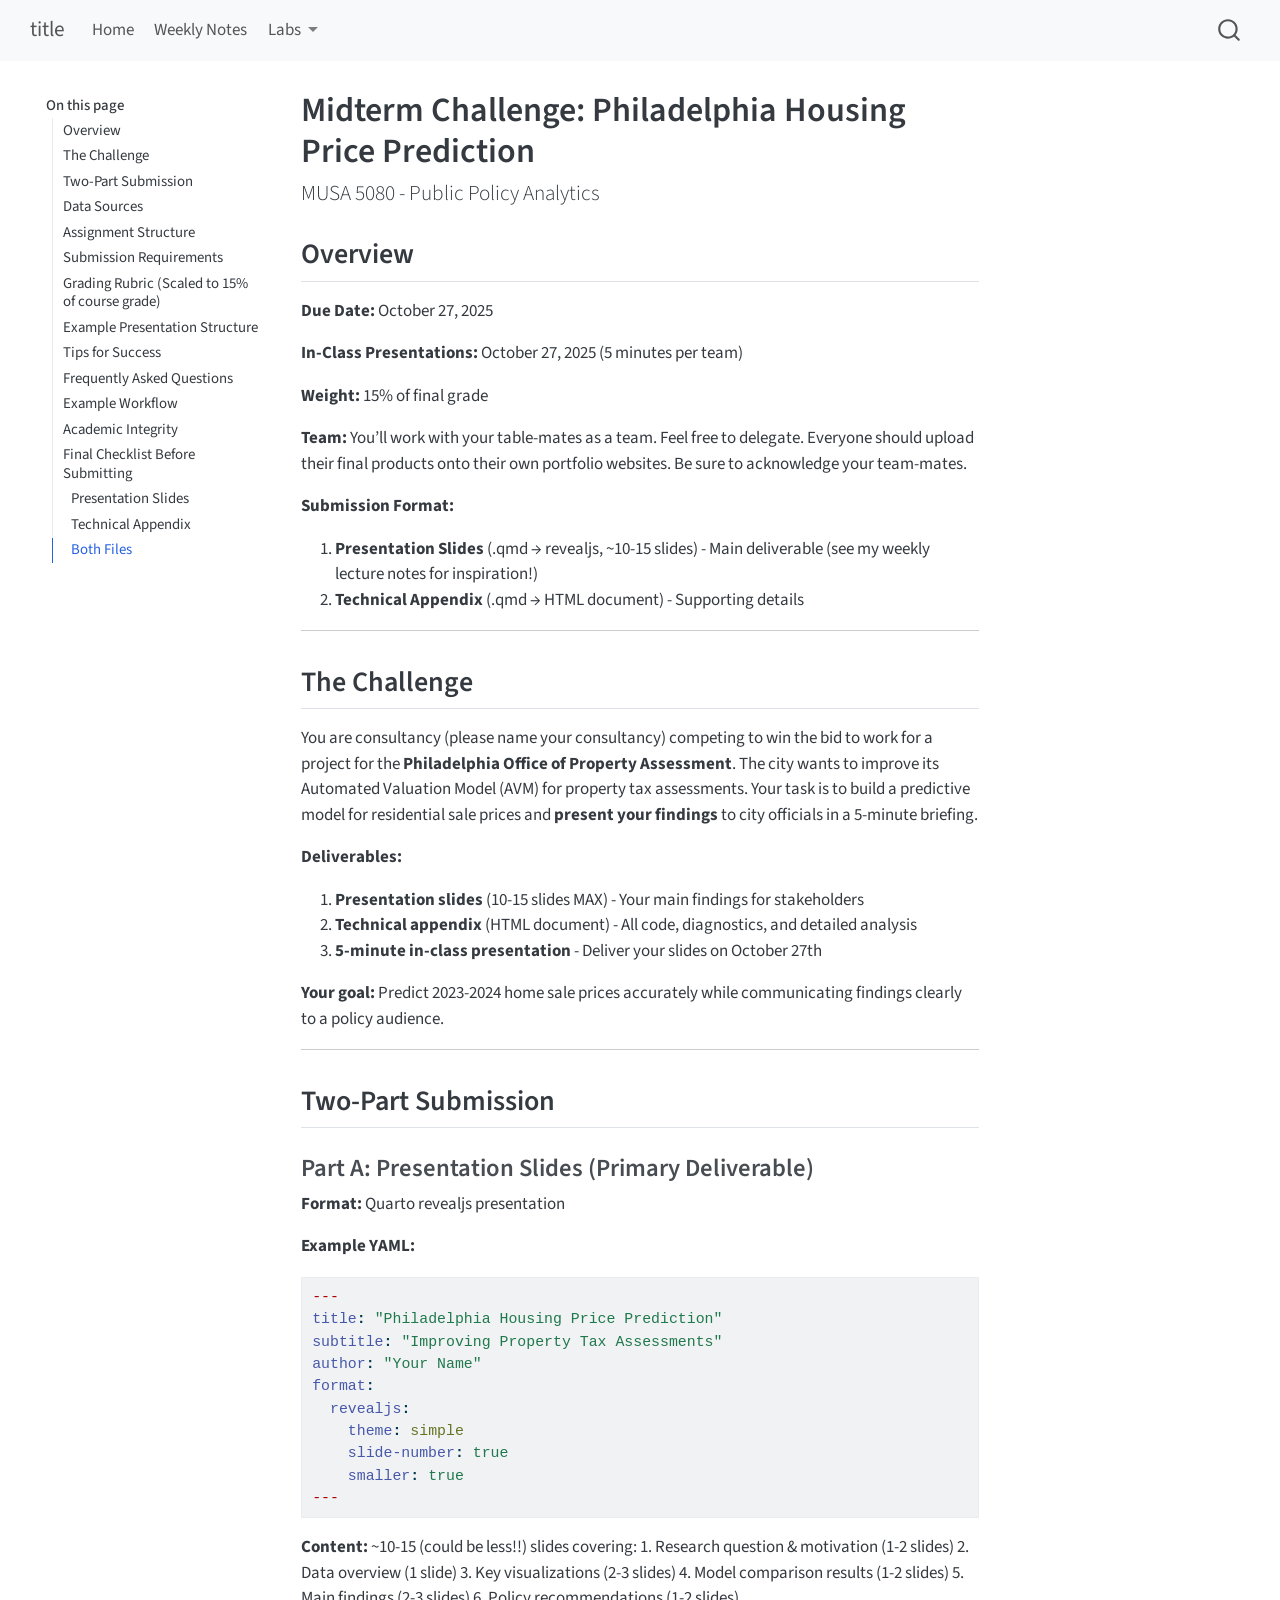
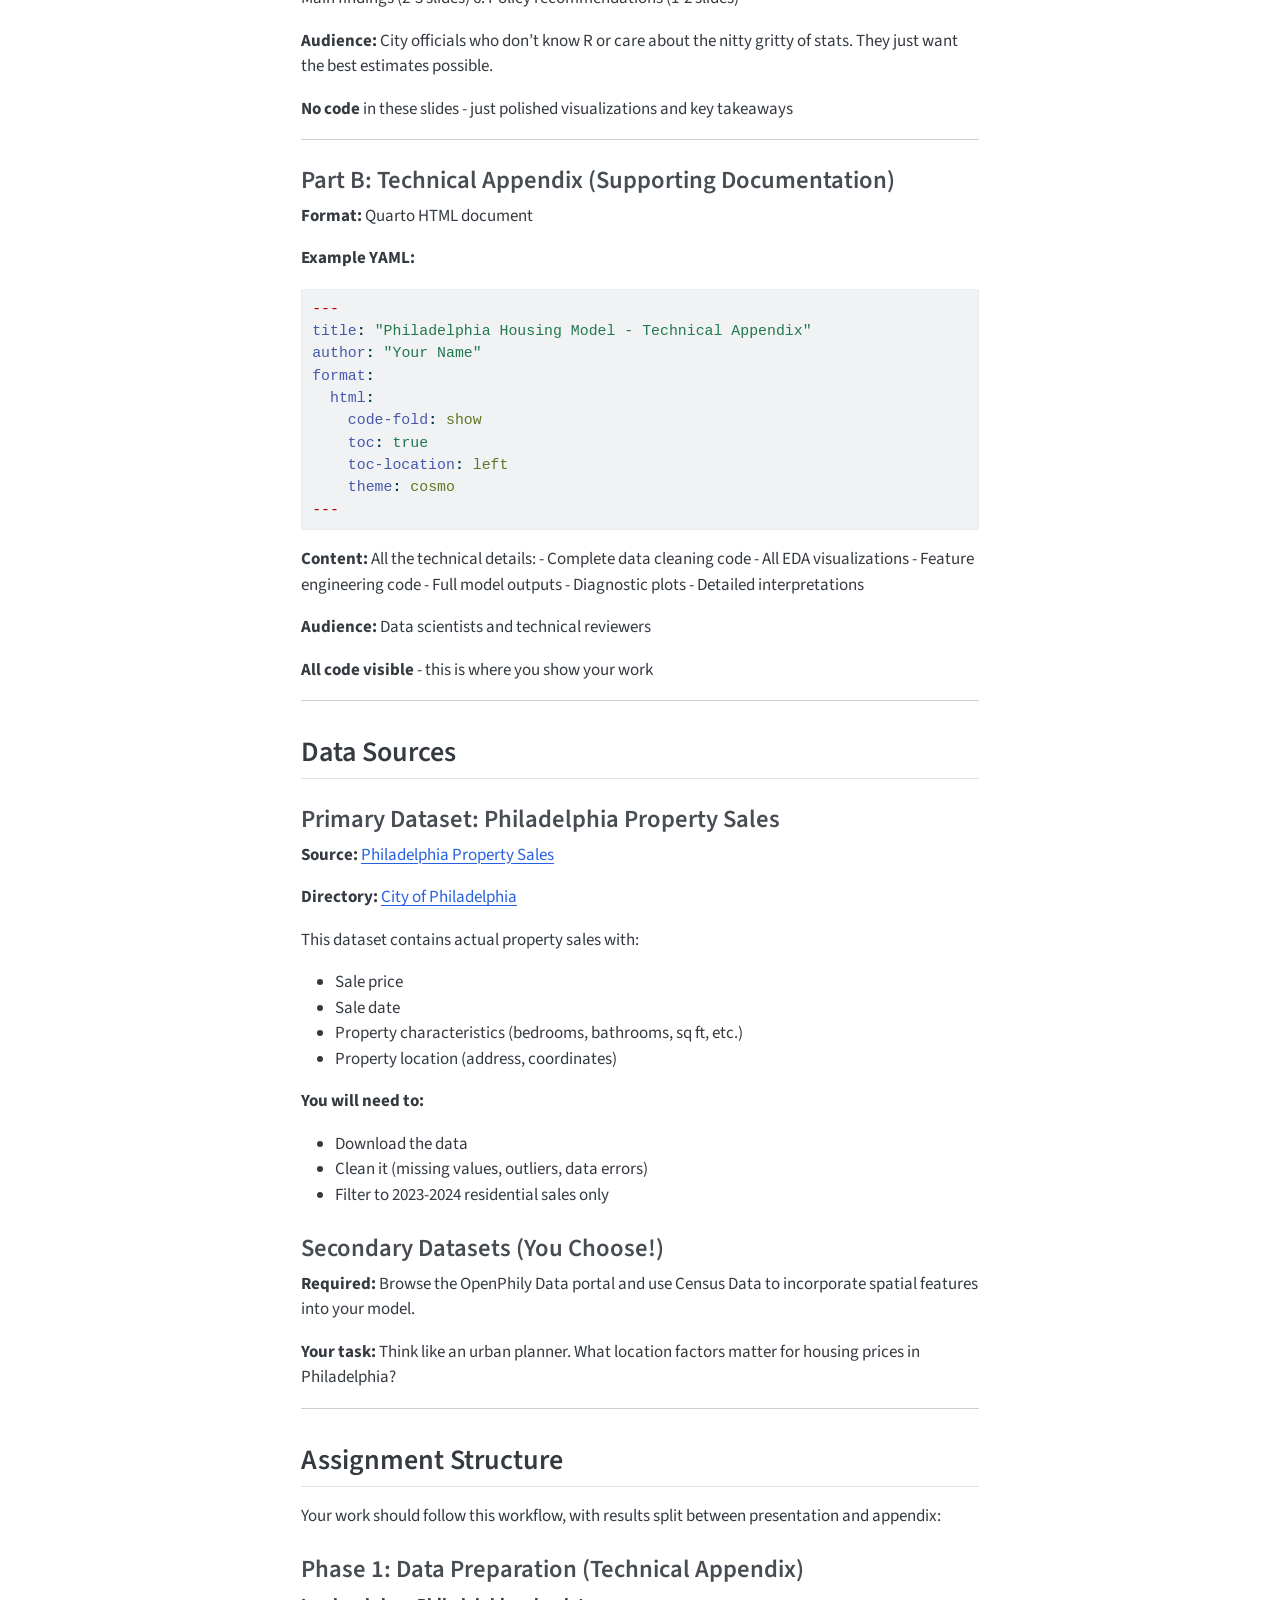
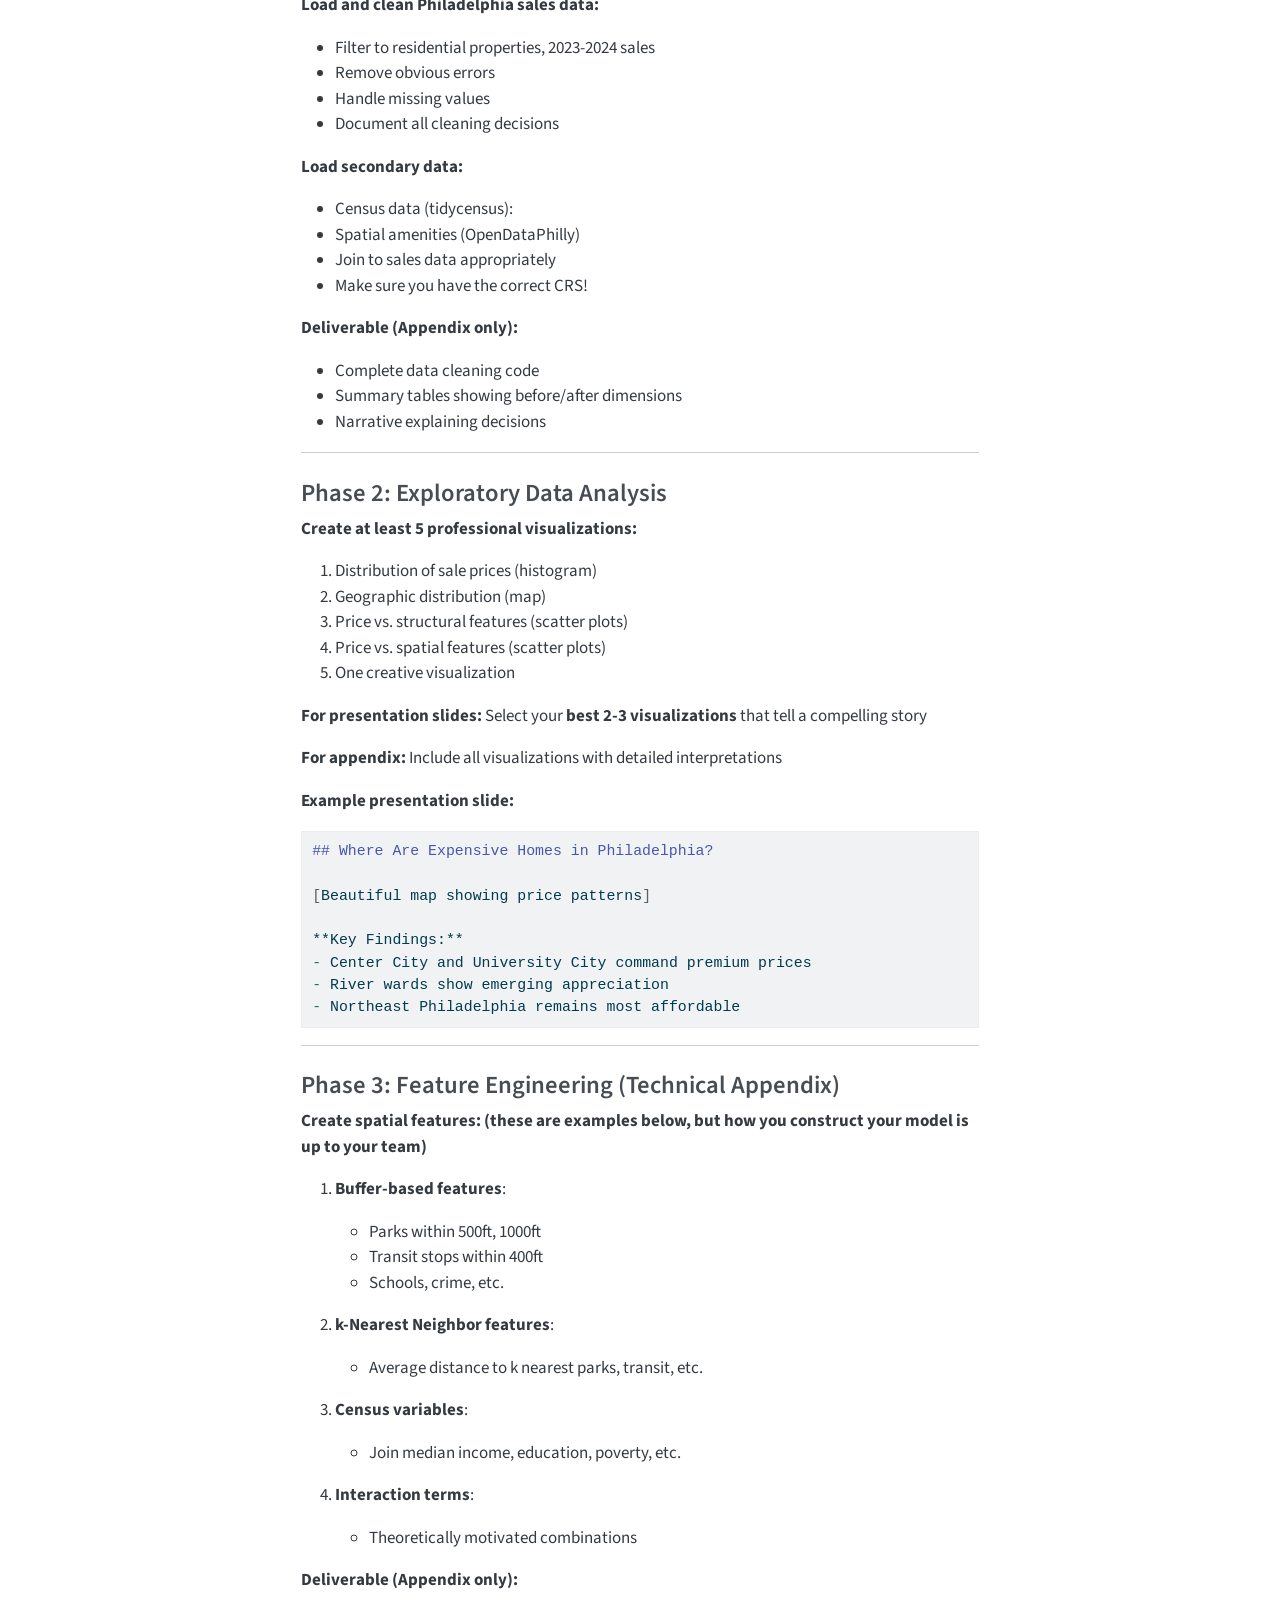
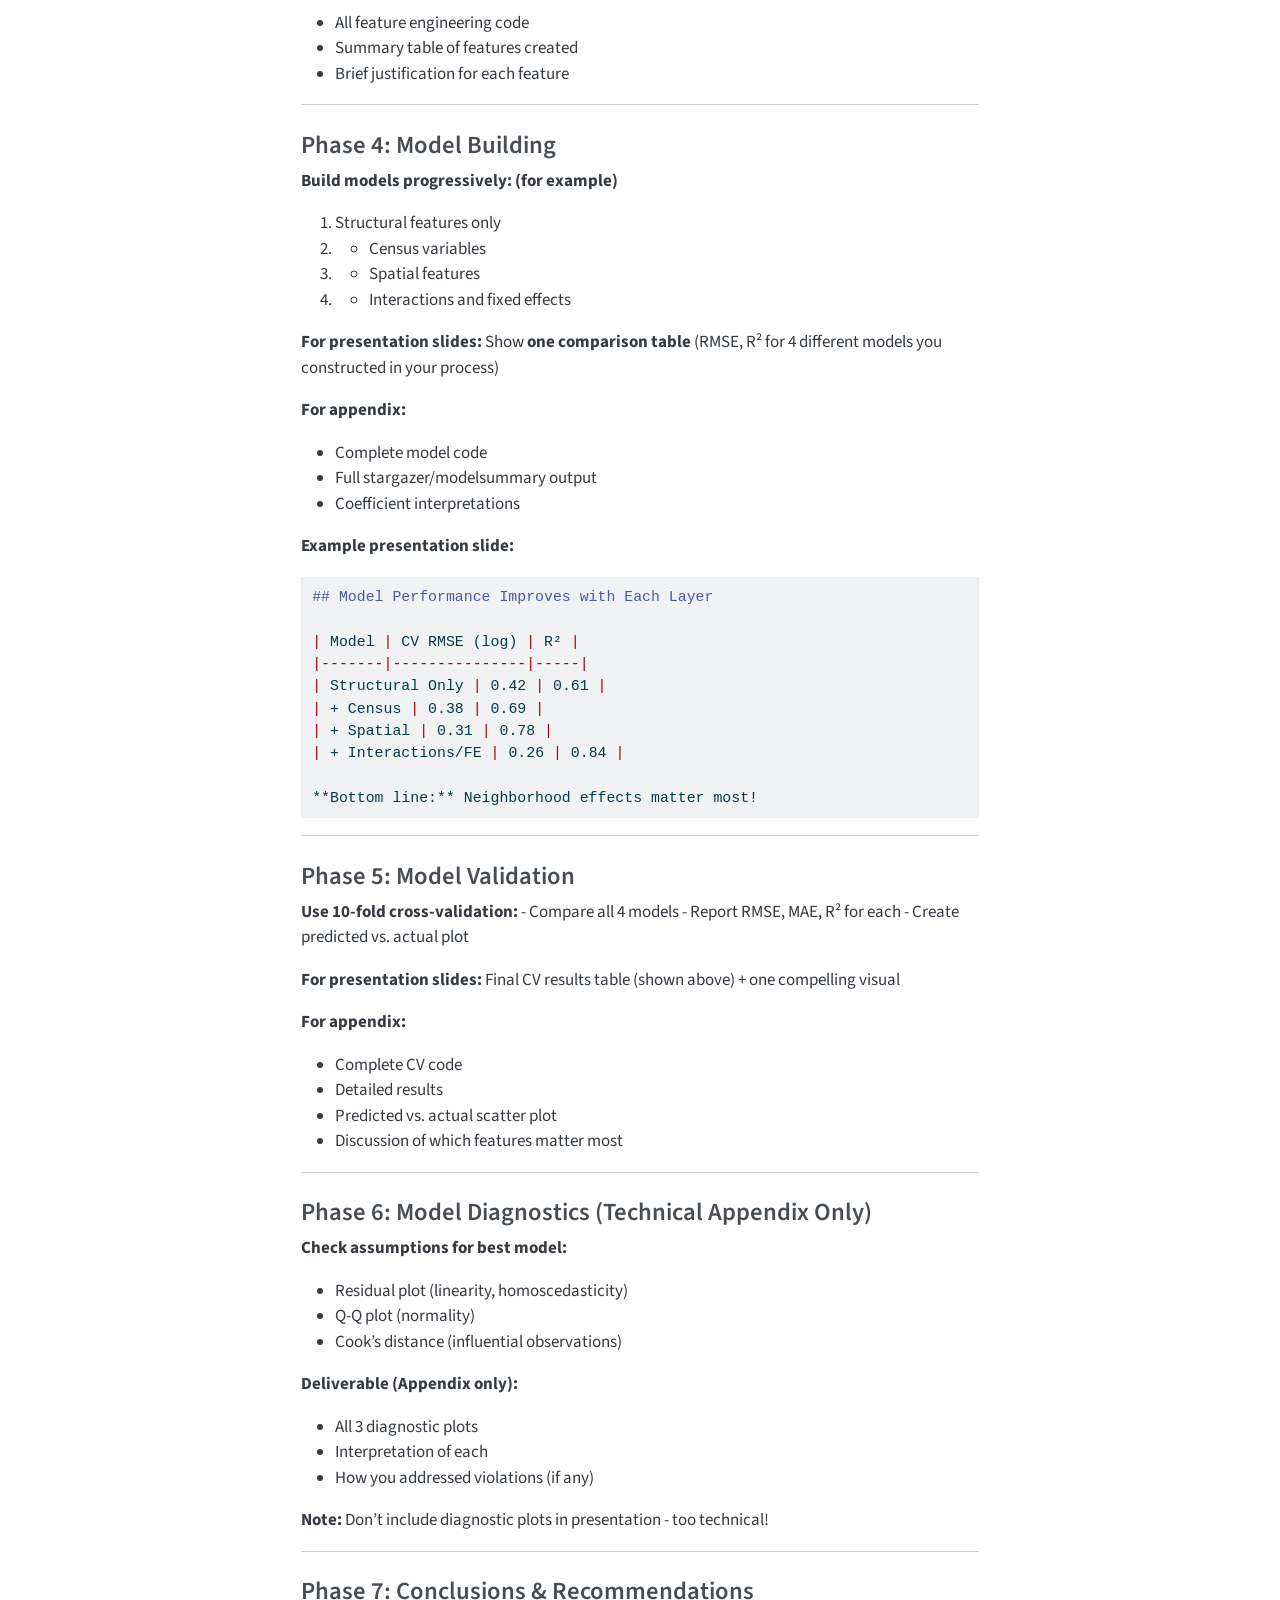
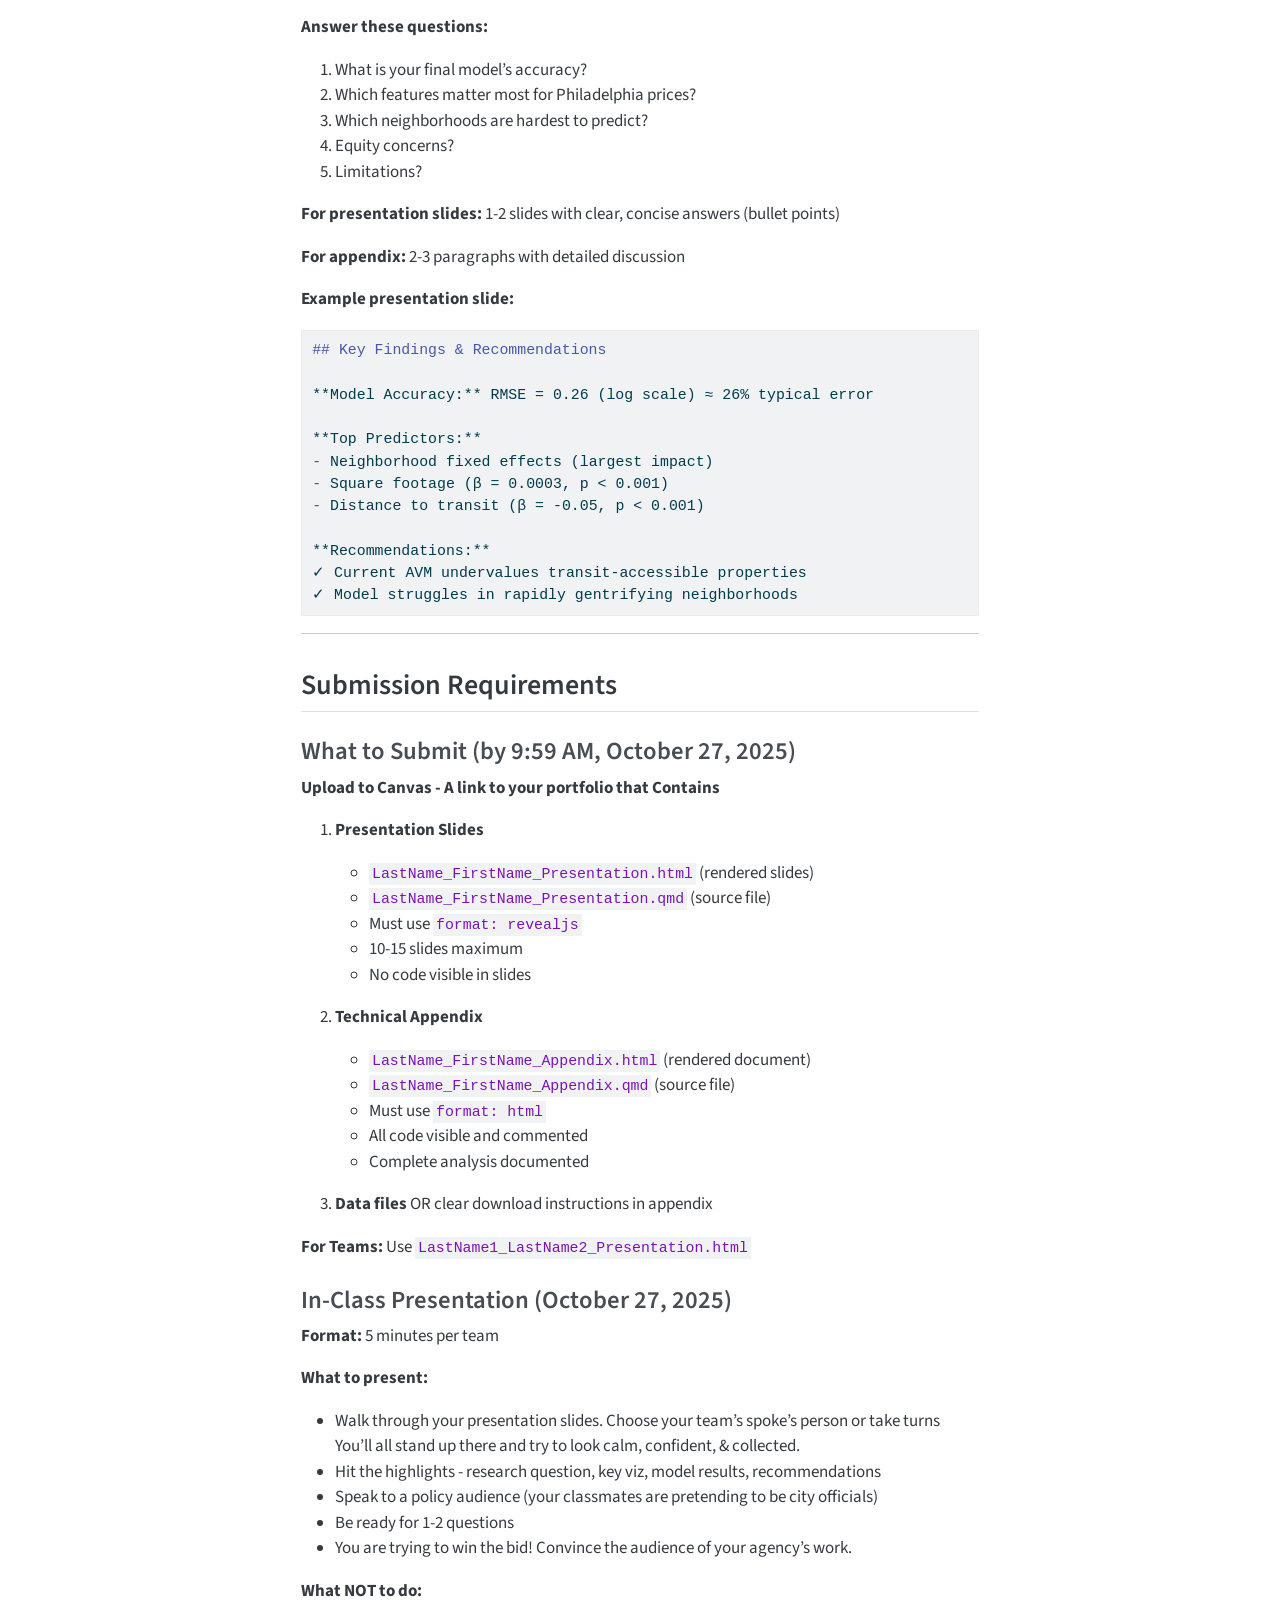
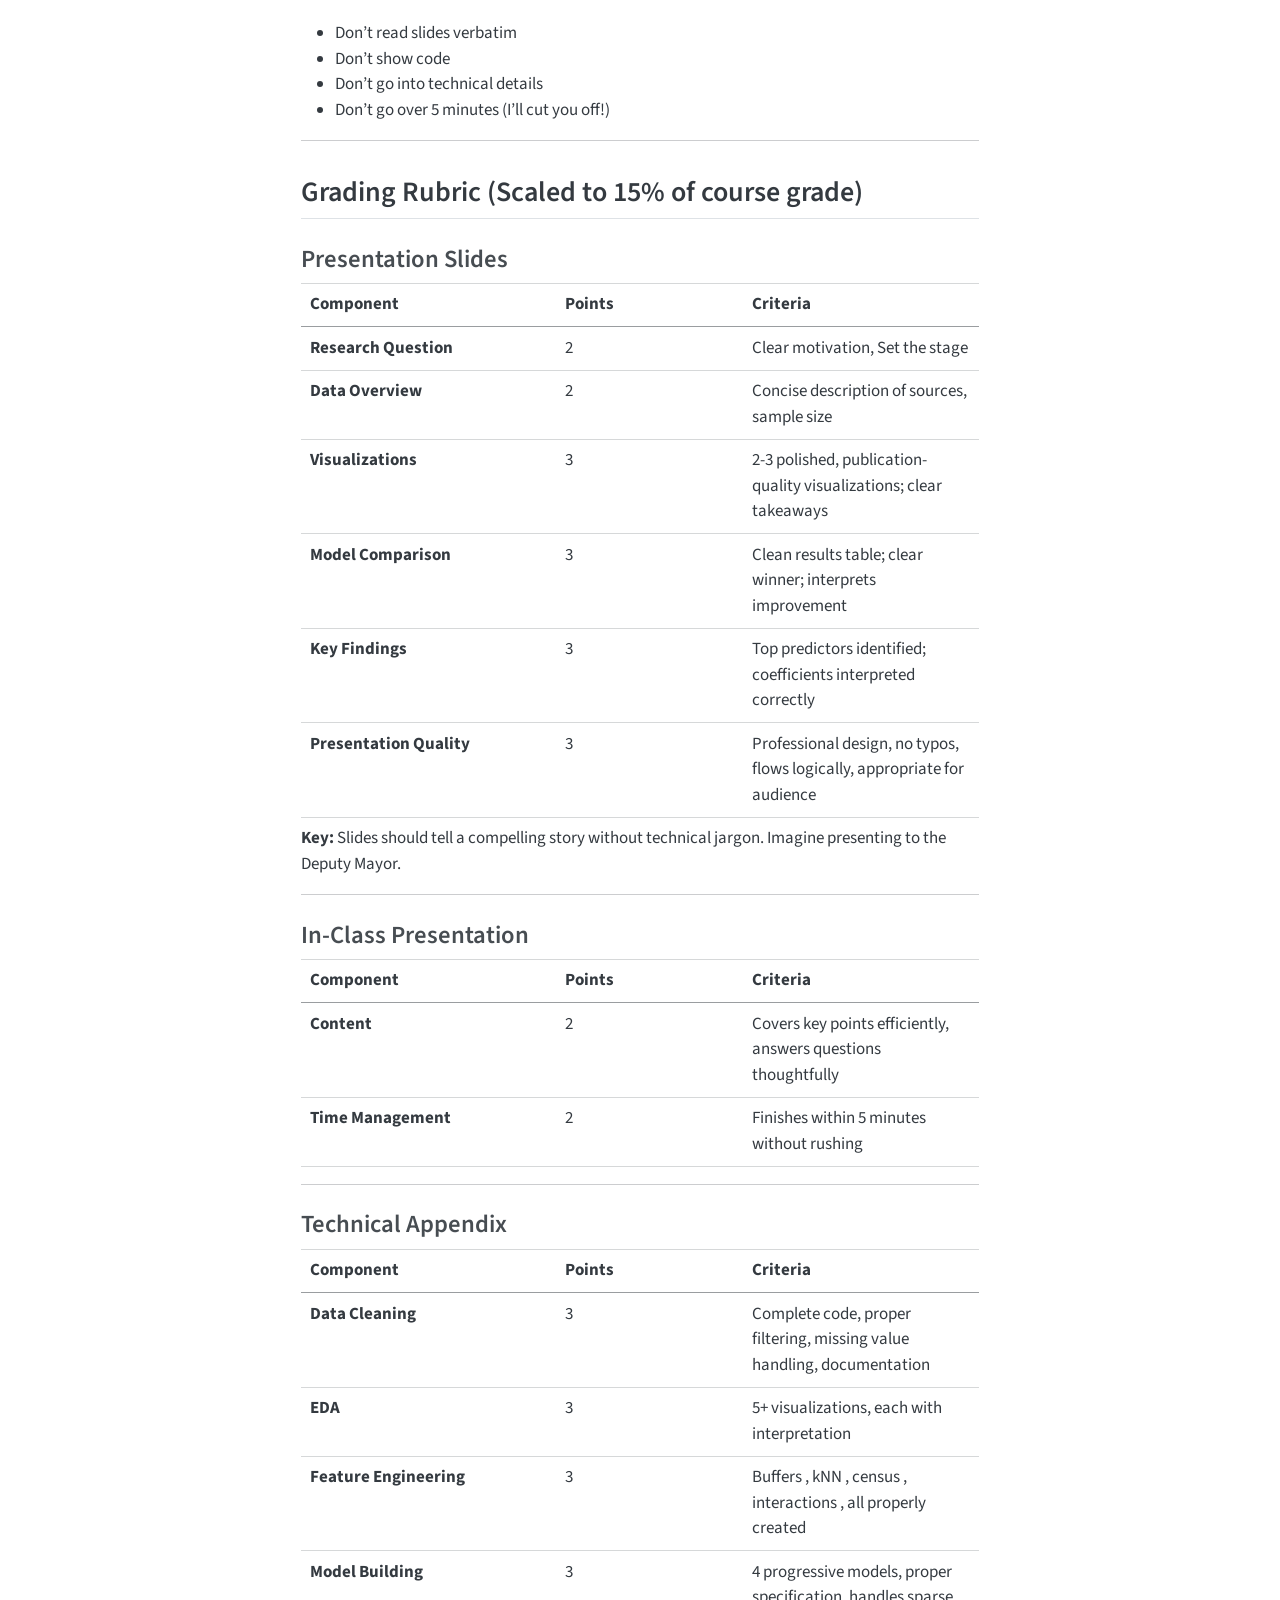
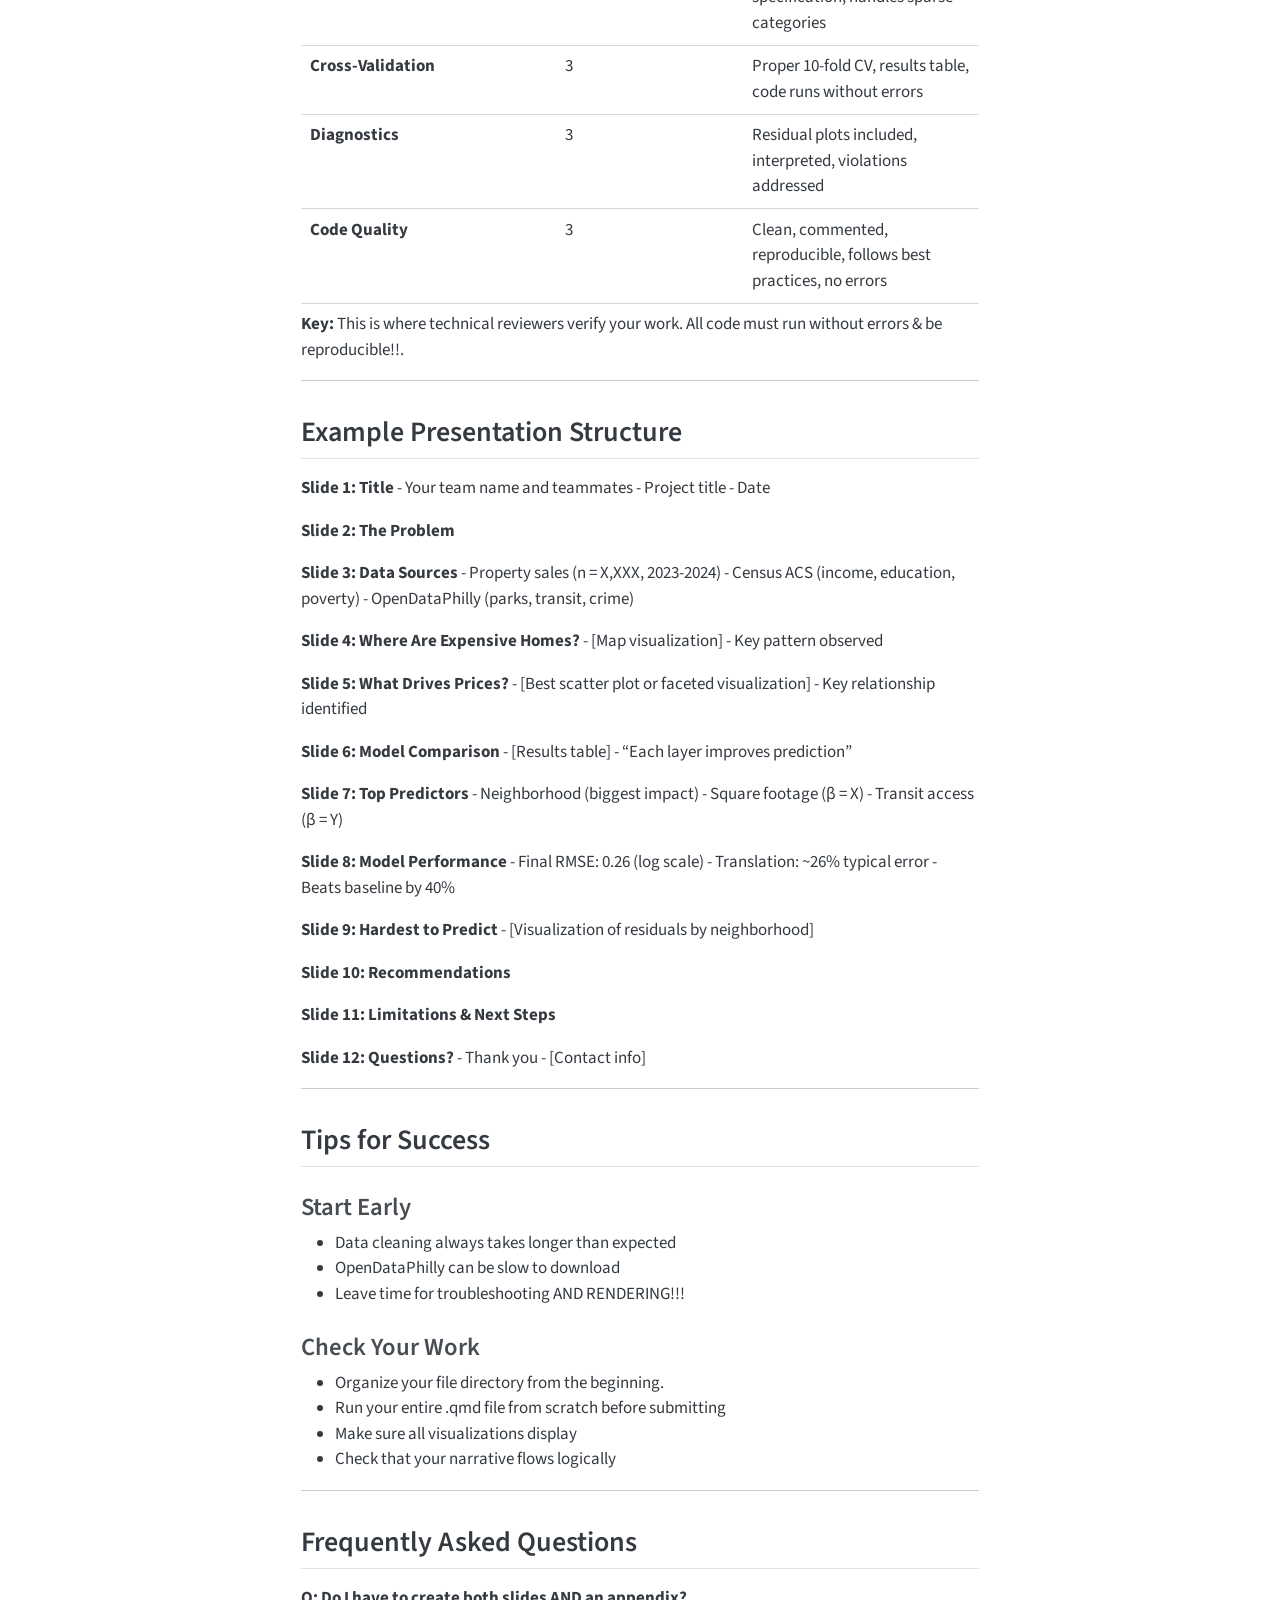
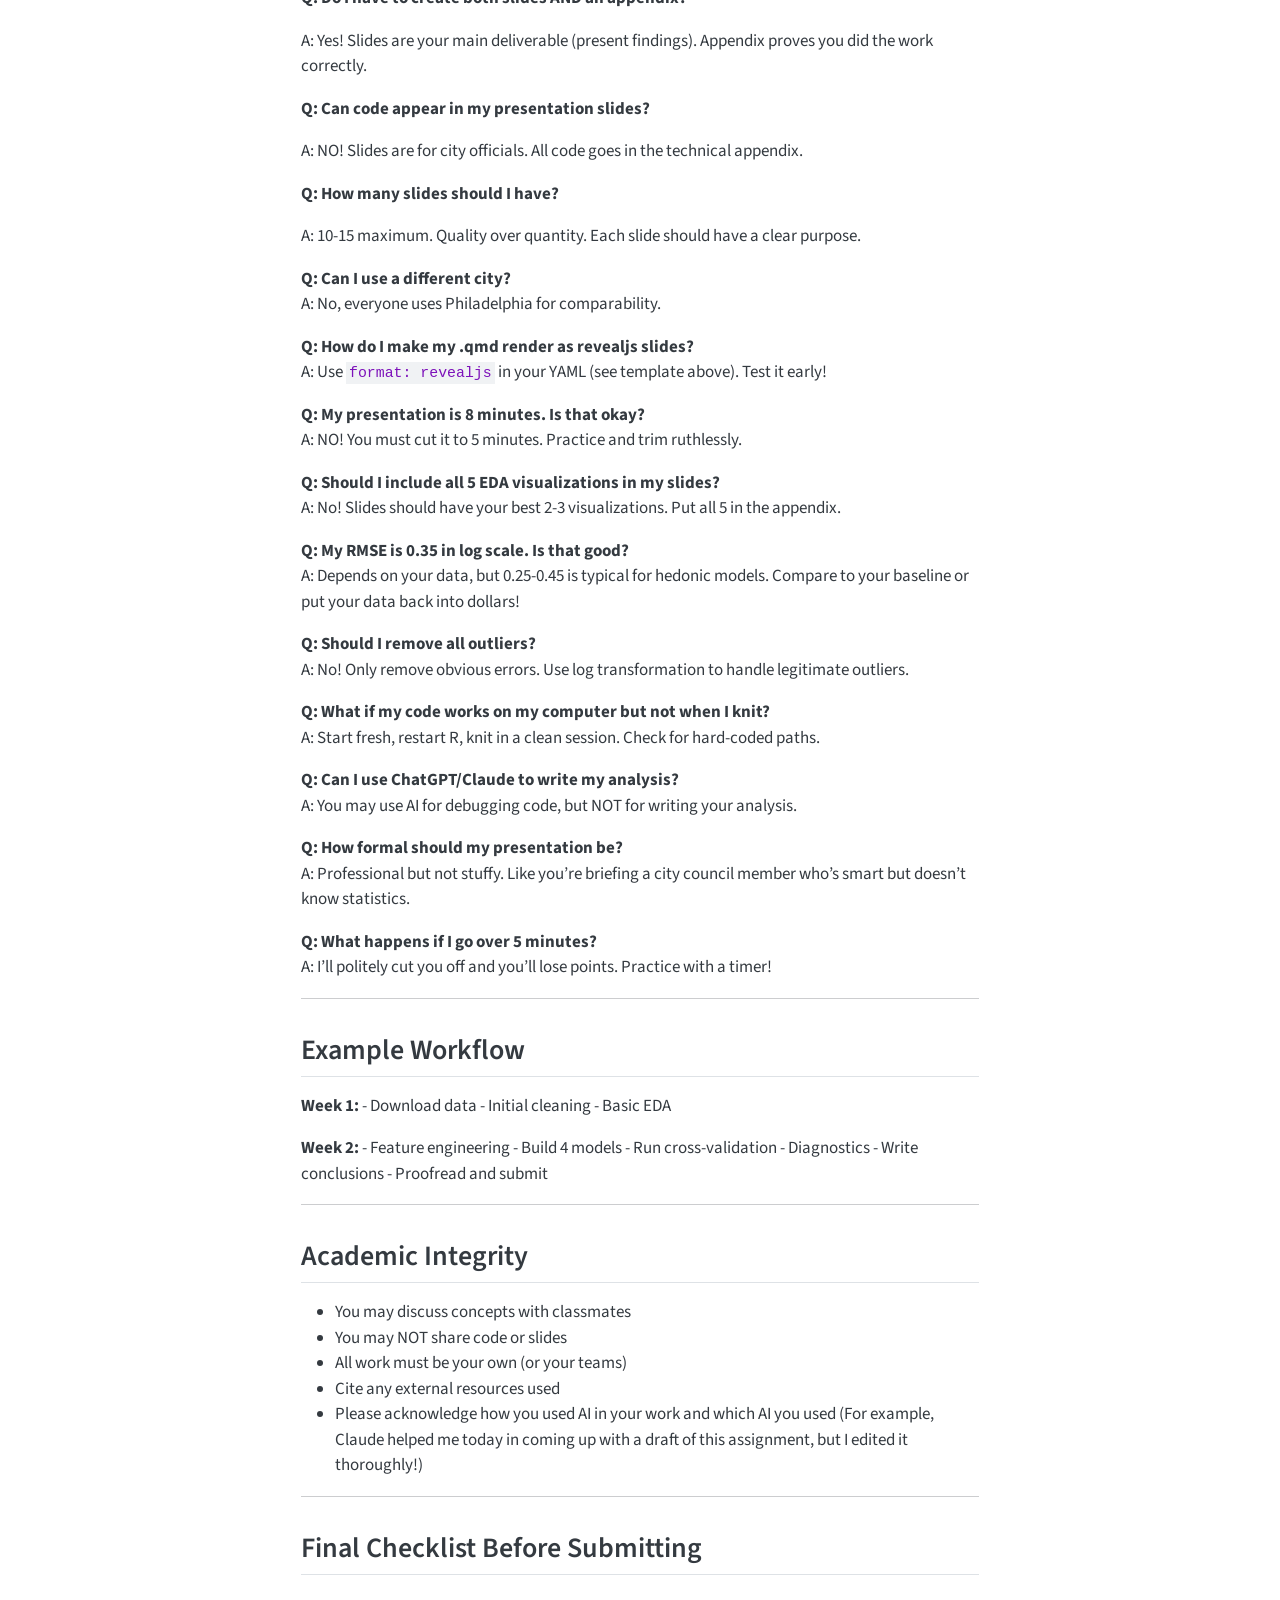
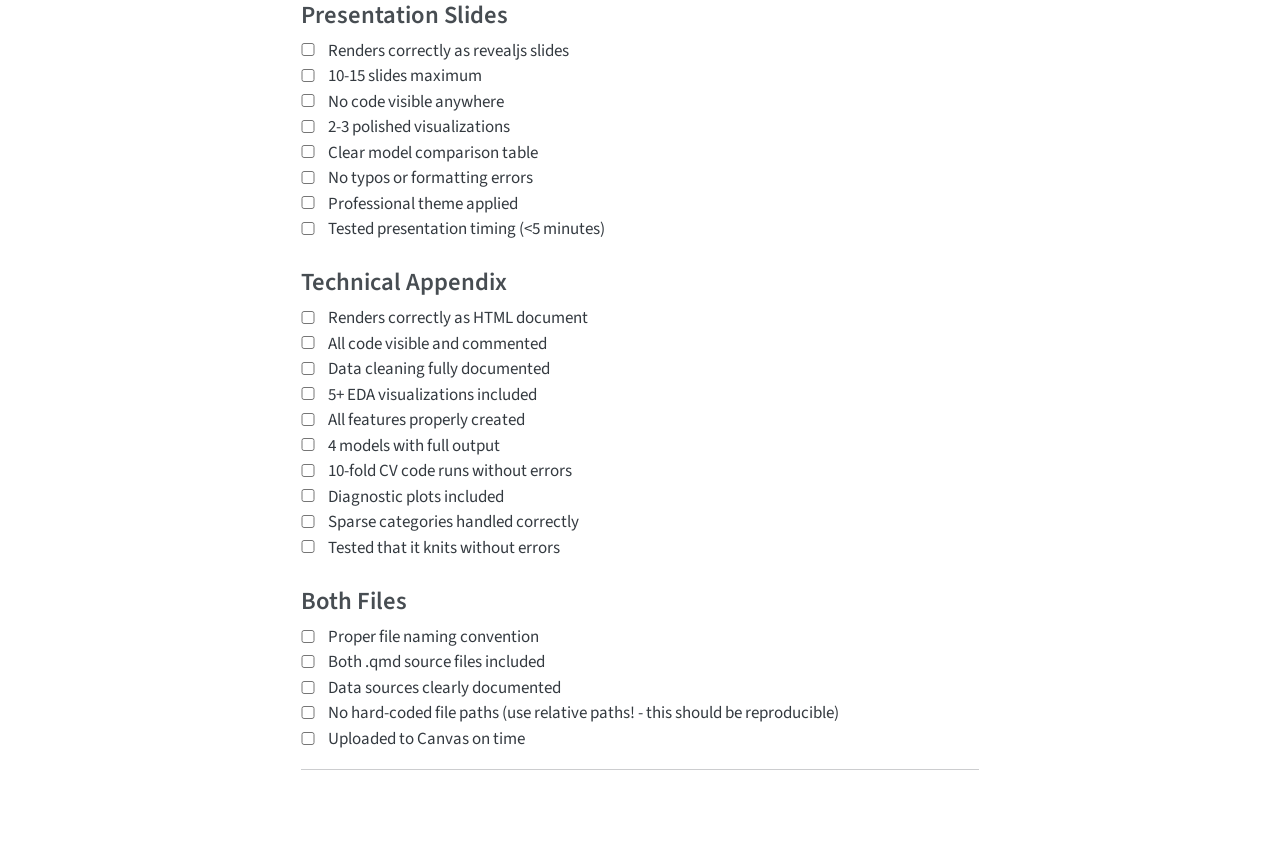
<file: docs/labs/midterm/Midterm_2025.html>
<!DOCTYPE html>
<html xmlns="http://www.w3.org/1999/xhtml" lang="en" xml:lang="en"><head>

<meta charset="utf-8">
<meta name="generator" content="quarto-1.8.27">

<meta name="viewport" content="width=device-width, initial-scale=1.0, user-scalable=yes">


<title>Midterm Challenge: Philadelphia Housing Price Prediction – title</title>
<style>
code{white-space: pre-wrap;}
span.smallcaps{font-variant: small-caps;}
div.columns{display: flex; gap: min(4vw, 1.5em);}
div.column{flex: auto; overflow-x: auto;}
div.hanging-indent{margin-left: 1.5em; text-indent: -1.5em;}
ul.task-list{list-style: none;}
ul.task-list li input[type="checkbox"] {
  width: 0.8em;
  margin: 0 0.8em 0.2em -1em; /* quarto-specific, see https://github.com/quarto-dev/quarto-cli/issues/4556 */ 
  vertical-align: middle;
}
/* CSS for syntax highlighting */
html { -webkit-text-size-adjust: 100%; }
pre > code.sourceCode { white-space: pre; position: relative; }
pre > code.sourceCode > span { display: inline-block; line-height: 1.25; }
pre > code.sourceCode > span:empty { height: 1.2em; }
.sourceCode { overflow: visible; }
code.sourceCode > span { color: inherit; text-decoration: inherit; }
div.sourceCode { margin: 1em 0; }
pre.sourceCode { margin: 0; }
@media screen {
div.sourceCode { overflow: auto; }
}
@media print {
pre > code.sourceCode { white-space: pre-wrap; }
pre > code.sourceCode > span { text-indent: -5em; padding-left: 5em; }
}
pre.numberSource code
  { counter-reset: source-line 0; }
pre.numberSource code > span
  { position: relative; left: -4em; counter-increment: source-line; }
pre.numberSource code > span > a:first-child::before
  { content: counter(source-line);
    position: relative; left: -1em; text-align: right; vertical-align: baseline;
    border: none; display: inline-block;
    -webkit-touch-callout: none; -webkit-user-select: none;
    -khtml-user-select: none; -moz-user-select: none;
    -ms-user-select: none; user-select: none;
    padding: 0 4px; width: 4em;
  }
pre.numberSource { margin-left: 3em;  padding-left: 4px; }
div.sourceCode
  {   }
@media screen {
pre > code.sourceCode > span > a:first-child::before { text-decoration: underline; }
}
</style>


<script src="../../site_libs/quarto-nav/quarto-nav.js"></script>
<script src="../../site_libs/quarto-nav/headroom.min.js"></script>
<script src="../../site_libs/clipboard/clipboard.min.js"></script>
<script src="../../site_libs/quarto-search/autocomplete.umd.js"></script>
<script src="../../site_libs/quarto-search/fuse.min.js"></script>
<script src="../../site_libs/quarto-search/quarto-search.js"></script>
<meta name="quarto:offset" content="../../">
<script src="../../site_libs/quarto-html/quarto.js" type="module"></script>
<script src="../../site_libs/quarto-html/tabsets/tabsets.js" type="module"></script>
<script src="../../site_libs/quarto-html/axe/axe-check.js" type="module"></script>
<script src="../../site_libs/quarto-html/popper.min.js"></script>
<script src="../../site_libs/quarto-html/tippy.umd.min.js"></script>
<script src="../../site_libs/quarto-html/anchor.min.js"></script>
<link href="../../site_libs/quarto-html/tippy.css" rel="stylesheet">
<link href="../../site_libs/quarto-html/quarto-syntax-highlighting-ed96de9b727972fe78a7b5d16c58bf87.css" rel="stylesheet" id="quarto-text-highlighting-styles">
<script src="../../site_libs/bootstrap/bootstrap.min.js"></script>
<link href="../../site_libs/bootstrap/bootstrap-icons.css" rel="stylesheet">
<link href="../../site_libs/bootstrap/bootstrap-51a923d1ce2b7160853afc7275964dd9.min.css" rel="stylesheet" append-hash="true" id="quarto-bootstrap" data-mode="light">
<script id="quarto-search-options" type="application/json">{
  "location": "navbar",
  "copy-button": false,
  "collapse-after": 3,
  "panel-placement": "end",
  "type": "overlay",
  "limit": 50,
  "keyboard-shortcut": [
    "f",
    "/",
    "s"
  ],
  "show-item-context": false,
  "language": {
    "search-no-results-text": "No results",
    "search-matching-documents-text": "matching documents",
    "search-copy-link-title": "Copy link to search",
    "search-hide-matches-text": "Hide additional matches",
    "search-more-match-text": "more match in this document",
    "search-more-matches-text": "more matches in this document",
    "search-clear-button-title": "Clear",
    "search-text-placeholder": "",
    "search-detached-cancel-button-title": "Cancel",
    "search-submit-button-title": "Submit",
    "search-label": "Search"
  }
}</script>


</head>

<body class="floating nav-fixed quarto-light">

<div id="quarto-search-results"></div>
  <header id="quarto-header" class="headroom fixed-top">
    <nav class="navbar navbar-expand-lg " data-bs-theme="dark">
      <div class="navbar-container container-fluid">
      <div class="navbar-brand-container mx-auto">
    <a class="navbar-brand" href="../../index.html">
    <span class="navbar-title">title</span>
    </a>
  </div>
            <div id="quarto-search" class="" title="Search"></div>
          <button class="navbar-toggler" type="button" data-bs-toggle="collapse" data-bs-target="#navbarCollapse" aria-controls="navbarCollapse" role="menu" aria-expanded="false" aria-label="Toggle navigation" onclick="if (window.quartoToggleHeadroom) { window.quartoToggleHeadroom(); }">
  <span class="navbar-toggler-icon"></span>
</button>
          <div class="collapse navbar-collapse" id="navbarCollapse">
            <ul class="navbar-nav navbar-nav-scroll me-auto">
  <li class="nav-item">
    <a class="nav-link" href="../../index.html"> 
<span class="menu-text">Home</span></a>
  </li>  
  <li class="nav-item">
    <span class="nav-link">
<span class="menu-text">Weekly Notes</span>
    </span>
  </li>  
  <li class="nav-item dropdown ">
    <a class="nav-link dropdown-toggle" href="#" id="nav-menu-labs" role="link" data-bs-toggle="dropdown" aria-expanded="false">
 <span class="menu-text">Labs</span>
    </a>
    <ul class="dropdown-menu" aria-labelledby="nav-menu-labs">    
        <li>
    <a class="dropdown-item" href="../../labs/lab_0/lab0_template.html">
 <span class="dropdown-text">Lab 0</span></a>
  </li>  
    </ul>
  </li>
</ul>
          </div> <!-- /navcollapse -->
            <div class="quarto-navbar-tools">
</div>
      </div> <!-- /container-fluid -->
    </nav>
</header>
<!-- content -->
<div id="quarto-content" class="quarto-container page-columns page-rows-contents page-layout-article page-navbar">
<!-- sidebar -->
  <nav id="quarto-sidebar" class="sidebar collapse collapse-horizontal quarto-sidebar-collapse-item sidebar-navigation floating overflow-auto">
    <nav id="TOC" role="doc-toc" class="toc-active">
    <h2 id="toc-title">On this page</h2>
   
  <ul>
  <li><a href="#overview" id="toc-overview" class="nav-link active" data-scroll-target="#overview">Overview</a></li>
  <li><a href="#the-challenge" id="toc-the-challenge" class="nav-link" data-scroll-target="#the-challenge">The Challenge</a></li>
  <li><a href="#two-part-submission" id="toc-two-part-submission" class="nav-link" data-scroll-target="#two-part-submission">Two-Part Submission</a>
  <ul class="collapse">
  <li><a href="#part-a-presentation-slides-primary-deliverable" id="toc-part-a-presentation-slides-primary-deliverable" class="nav-link" data-scroll-target="#part-a-presentation-slides-primary-deliverable">Part A: Presentation Slides (Primary Deliverable)</a></li>
  <li><a href="#part-b-technical-appendix-supporting-documentation" id="toc-part-b-technical-appendix-supporting-documentation" class="nav-link" data-scroll-target="#part-b-technical-appendix-supporting-documentation">Part B: Technical Appendix (Supporting Documentation)</a></li>
  </ul></li>
  <li><a href="#data-sources" id="toc-data-sources" class="nav-link" data-scroll-target="#data-sources">Data Sources</a>
  <ul class="collapse">
  <li><a href="#primary-dataset-philadelphia-property-sales" id="toc-primary-dataset-philadelphia-property-sales" class="nav-link" data-scroll-target="#primary-dataset-philadelphia-property-sales">Primary Dataset: Philadelphia Property Sales</a></li>
  <li><a href="#secondary-datasets-you-choose" id="toc-secondary-datasets-you-choose" class="nav-link" data-scroll-target="#secondary-datasets-you-choose">Secondary Datasets (You Choose!)</a></li>
  </ul></li>
  <li><a href="#assignment-structure" id="toc-assignment-structure" class="nav-link" data-scroll-target="#assignment-structure">Assignment Structure</a>
  <ul class="collapse">
  <li><a href="#phase-1-data-preparation-technical-appendix" id="toc-phase-1-data-preparation-technical-appendix" class="nav-link" data-scroll-target="#phase-1-data-preparation-technical-appendix">Phase 1: Data Preparation (Technical Appendix)</a></li>
  <li><a href="#phase-2-exploratory-data-analysis" id="toc-phase-2-exploratory-data-analysis" class="nav-link" data-scroll-target="#phase-2-exploratory-data-analysis">Phase 2: Exploratory Data Analysis</a></li>
  <li><a href="#phase-3-feature-engineering-technical-appendix" id="toc-phase-3-feature-engineering-technical-appendix" class="nav-link" data-scroll-target="#phase-3-feature-engineering-technical-appendix">Phase 3: Feature Engineering (Technical Appendix)</a></li>
  <li><a href="#phase-4-model-building" id="toc-phase-4-model-building" class="nav-link" data-scroll-target="#phase-4-model-building">Phase 4: Model Building</a></li>
  <li><a href="#phase-5-model-validation" id="toc-phase-5-model-validation" class="nav-link" data-scroll-target="#phase-5-model-validation">Phase 5: Model Validation</a></li>
  <li><a href="#phase-6-model-diagnostics-technical-appendix-only" id="toc-phase-6-model-diagnostics-technical-appendix-only" class="nav-link" data-scroll-target="#phase-6-model-diagnostics-technical-appendix-only">Phase 6: Model Diagnostics (Technical Appendix Only)</a></li>
  <li><a href="#phase-7-conclusions-recommendations" id="toc-phase-7-conclusions-recommendations" class="nav-link" data-scroll-target="#phase-7-conclusions-recommendations">Phase 7: Conclusions &amp; Recommendations</a></li>
  </ul></li>
  <li><a href="#submission-requirements" id="toc-submission-requirements" class="nav-link" data-scroll-target="#submission-requirements">Submission Requirements</a>
  <ul class="collapse">
  <li><a href="#what-to-submit-by-959-am-october-27-2025" id="toc-what-to-submit-by-959-am-october-27-2025" class="nav-link" data-scroll-target="#what-to-submit-by-959-am-october-27-2025">What to Submit (by 9:59 AM, October 27, 2025)</a></li>
  <li><a href="#in-class-presentation-october-27-2025" id="toc-in-class-presentation-october-27-2025" class="nav-link" data-scroll-target="#in-class-presentation-october-27-2025">In-Class Presentation (October 27, 2025)</a></li>
  </ul></li>
  <li><a href="#grading-rubric-scaled-to-15-of-course-grade" id="toc-grading-rubric-scaled-to-15-of-course-grade" class="nav-link" data-scroll-target="#grading-rubric-scaled-to-15-of-course-grade">Grading Rubric (Scaled to 15% of course grade)</a>
  <ul class="collapse">
  <li><a href="#presentation-slides" id="toc-presentation-slides" class="nav-link" data-scroll-target="#presentation-slides">Presentation Slides</a></li>
  <li><a href="#in-class-presentation" id="toc-in-class-presentation" class="nav-link" data-scroll-target="#in-class-presentation">In-Class Presentation</a></li>
  <li><a href="#technical-appendix" id="toc-technical-appendix" class="nav-link" data-scroll-target="#technical-appendix">Technical Appendix</a></li>
  </ul></li>
  <li><a href="#example-presentation-structure" id="toc-example-presentation-structure" class="nav-link" data-scroll-target="#example-presentation-structure">Example Presentation Structure</a></li>
  <li><a href="#tips-for-success" id="toc-tips-for-success" class="nav-link" data-scroll-target="#tips-for-success">Tips for Success</a>
  <ul class="collapse">
  <li><a href="#start-early" id="toc-start-early" class="nav-link" data-scroll-target="#start-early">Start Early</a></li>
  <li><a href="#check-your-work" id="toc-check-your-work" class="nav-link" data-scroll-target="#check-your-work">Check Your Work</a></li>
  </ul></li>
  <li><a href="#frequently-asked-questions" id="toc-frequently-asked-questions" class="nav-link" data-scroll-target="#frequently-asked-questions">Frequently Asked Questions</a></li>
  <li><a href="#example-workflow" id="toc-example-workflow" class="nav-link" data-scroll-target="#example-workflow">Example Workflow</a></li>
  <li><a href="#academic-integrity" id="toc-academic-integrity" class="nav-link" data-scroll-target="#academic-integrity">Academic Integrity</a></li>
  <li><a href="#final-checklist-before-submitting" id="toc-final-checklist-before-submitting" class="nav-link" data-scroll-target="#final-checklist-before-submitting">Final Checklist Before Submitting</a>
  <ul class="collapse">
  <li><a href="#presentation-slides-1" id="toc-presentation-slides-1" class="nav-link" data-scroll-target="#presentation-slides-1">Presentation Slides</a></li>
  <li><a href="#technical-appendix-1" id="toc-technical-appendix-1" class="nav-link" data-scroll-target="#technical-appendix-1">Technical Appendix</a></li>
  <li><a href="#both-files" id="toc-both-files" class="nav-link" data-scroll-target="#both-files">Both Files</a></li>
  </ul></li>
  </ul>
</nav>
</nav>
<div id="quarto-sidebar-glass" class="quarto-sidebar-collapse-item" data-bs-toggle="collapse" data-bs-target=".quarto-sidebar-collapse-item"></div>
<!-- margin-sidebar -->
    <div id="quarto-margin-sidebar" class="sidebar margin-sidebar zindex-bottom">
    </div>
<!-- main -->
<main class="content" id="quarto-document-content">

<header id="title-block-header" class="quarto-title-block default">
<div class="quarto-title">
<h1 class="title">Midterm Challenge: Philadelphia Housing Price Prediction</h1>
<p class="subtitle lead">MUSA 5080 - Public Policy Analytics</p>
</div>



<div class="quarto-title-meta">

    
  
    
  </div>
  


</header>


<section id="overview" class="level2">
<h2 class="anchored" data-anchor-id="overview">Overview</h2>
<p><strong>Due Date:</strong> October 27, 2025</p>
<p><strong>In-Class Presentations:</strong> October 27, 2025 (5 minutes per team)</p>
<p><strong>Weight:</strong> 15% of final grade</p>
<p><strong>Team:</strong> You’ll work with your table-mates as a team. Feel free to delegate. Everyone should upload their final products onto their own portfolio websites. Be sure to acknowledge your team-mates.</p>
<p><strong>Submission Format:</strong></p>
<ol type="1">
<li><strong>Presentation Slides</strong> (.qmd → revealjs, ~10-15 slides) - Main deliverable (see my weekly lecture notes for inspiration!)</li>
<li><strong>Technical Appendix</strong> (.qmd → HTML document) - Supporting details</li>
</ol>
<hr>
</section>
<section id="the-challenge" class="level2">
<h2 class="anchored" data-anchor-id="the-challenge">The Challenge</h2>
<p>You are consultancy (please name your consultancy) competing to win the bid to work for a project for the <strong>Philadelphia Office of Property Assessment</strong>. The city wants to improve its Automated Valuation Model (AVM) for property tax assessments. Your task is to build a predictive model for residential sale prices and <strong>present your findings</strong> to city officials in a 5-minute briefing.</p>
<p><strong>Deliverables:</strong></p>
<ol type="1">
<li><strong>Presentation slides</strong> (10-15 slides MAX) - Your main findings for stakeholders</li>
<li><strong>Technical appendix</strong> (HTML document) - All code, diagnostics, and detailed analysis</li>
<li><strong>5-minute in-class presentation</strong> - Deliver your slides on October 27th</li>
</ol>
<p><strong>Your goal:</strong> Predict 2023-2024 home sale prices accurately while communicating findings clearly to a policy audience.</p>
<hr>
</section>
<section id="two-part-submission" class="level2">
<h2 class="anchored" data-anchor-id="two-part-submission">Two-Part Submission</h2>
<section id="part-a-presentation-slides-primary-deliverable" class="level3">
<h3 class="anchored" data-anchor-id="part-a-presentation-slides-primary-deliverable">Part A: Presentation Slides (Primary Deliverable)</h3>
<p><strong>Format:</strong> Quarto revealjs presentation</p>
<p><strong>Example YAML:</strong></p>
<div class="code-copy-outer-scaffold"><div class="sourceCode" id="cb1"><pre class="sourceCode yaml code-with-copy"><code class="sourceCode yaml"><span id="cb1-1"><a href="#cb1-1" aria-hidden="true" tabindex="-1"></a><span class="pp">---</span></span>
<span id="cb1-2"><a href="#cb1-2" aria-hidden="true" tabindex="-1"></a><span class="fu">title</span><span class="kw">:</span><span class="at"> </span><span class="st">"Philadelphia Housing Price Prediction"</span></span>
<span id="cb1-3"><a href="#cb1-3" aria-hidden="true" tabindex="-1"></a><span class="fu">subtitle</span><span class="kw">:</span><span class="at"> </span><span class="st">"Improving Property Tax Assessments"</span></span>
<span id="cb1-4"><a href="#cb1-4" aria-hidden="true" tabindex="-1"></a><span class="fu">author</span><span class="kw">:</span><span class="at"> </span><span class="st">"Your Name"</span></span>
<span id="cb1-5"><a href="#cb1-5" aria-hidden="true" tabindex="-1"></a><span class="fu">format</span><span class="kw">:</span><span class="at"> </span></span>
<span id="cb1-6"><a href="#cb1-6" aria-hidden="true" tabindex="-1"></a><span class="at">  </span><span class="fu">revealjs</span><span class="kw">:</span></span>
<span id="cb1-7"><a href="#cb1-7" aria-hidden="true" tabindex="-1"></a><span class="at">    </span><span class="fu">theme</span><span class="kw">:</span><span class="at"> simple</span></span>
<span id="cb1-8"><a href="#cb1-8" aria-hidden="true" tabindex="-1"></a><span class="at">    </span><span class="fu">slide-number</span><span class="kw">:</span><span class="at"> </span><span class="ch">true</span></span>
<span id="cb1-9"><a href="#cb1-9" aria-hidden="true" tabindex="-1"></a><span class="at">    </span><span class="fu">smaller</span><span class="kw">:</span><span class="at"> </span><span class="ch">true</span></span>
<span id="cb1-10"><a href="#cb1-10" aria-hidden="true" tabindex="-1"></a><span class="pp">---</span></span></code></pre></div><button title="Copy to Clipboard" class="code-copy-button"><i class="bi"></i></button></div>
<p><strong>Content:</strong> ~10-15 (could be less!!) slides covering: 1. Research question &amp; motivation (1-2 slides) 2. Data overview (1 slide) 3. Key visualizations (2-3 slides) 4. Model comparison results (1-2 slides) 5. Main findings (2-3 slides) 6. Policy recommendations (1-2 slides)</p>
<p><strong>Audience:</strong> City officials who don’t know R or care about the nitty gritty of stats. They just want the best estimates possible.</p>
<p><strong>No code</strong> in these slides - just polished visualizations and key takeaways</p>
<hr>
</section>
<section id="part-b-technical-appendix-supporting-documentation" class="level3">
<h3 class="anchored" data-anchor-id="part-b-technical-appendix-supporting-documentation">Part B: Technical Appendix (Supporting Documentation)</h3>
<p><strong>Format:</strong> Quarto HTML document</p>
<p><strong>Example YAML:</strong></p>
<div class="code-copy-outer-scaffold"><div class="sourceCode" id="cb2"><pre class="sourceCode yaml code-with-copy"><code class="sourceCode yaml"><span id="cb2-1"><a href="#cb2-1" aria-hidden="true" tabindex="-1"></a><span class="pp">---</span></span>
<span id="cb2-2"><a href="#cb2-2" aria-hidden="true" tabindex="-1"></a><span class="fu">title</span><span class="kw">:</span><span class="at"> </span><span class="st">"Philadelphia Housing Model - Technical Appendix"</span></span>
<span id="cb2-3"><a href="#cb2-3" aria-hidden="true" tabindex="-1"></a><span class="fu">author</span><span class="kw">:</span><span class="at"> </span><span class="st">"Your Name"</span></span>
<span id="cb2-4"><a href="#cb2-4" aria-hidden="true" tabindex="-1"></a><span class="fu">format</span><span class="kw">:</span><span class="at"> </span></span>
<span id="cb2-5"><a href="#cb2-5" aria-hidden="true" tabindex="-1"></a><span class="at">  </span><span class="fu">html</span><span class="kw">:</span></span>
<span id="cb2-6"><a href="#cb2-6" aria-hidden="true" tabindex="-1"></a><span class="at">    </span><span class="fu">code-fold</span><span class="kw">:</span><span class="at"> show</span></span>
<span id="cb2-7"><a href="#cb2-7" aria-hidden="true" tabindex="-1"></a><span class="at">    </span><span class="fu">toc</span><span class="kw">:</span><span class="at"> </span><span class="ch">true</span></span>
<span id="cb2-8"><a href="#cb2-8" aria-hidden="true" tabindex="-1"></a><span class="at">    </span><span class="fu">toc-location</span><span class="kw">:</span><span class="at"> left</span></span>
<span id="cb2-9"><a href="#cb2-9" aria-hidden="true" tabindex="-1"></a><span class="at">    </span><span class="fu">theme</span><span class="kw">:</span><span class="at"> cosmo</span></span>
<span id="cb2-10"><a href="#cb2-10" aria-hidden="true" tabindex="-1"></a><span class="pp">---</span></span></code></pre></div><button title="Copy to Clipboard" class="code-copy-button"><i class="bi"></i></button></div>
<p><strong>Content:</strong> All the technical details: - Complete data cleaning code - All EDA visualizations - Feature engineering code - Full model outputs - Diagnostic plots - Detailed interpretations</p>
<p><strong>Audience:</strong> Data scientists and technical reviewers</p>
<p><strong>All code visible</strong> - this is where you show your work</p>
<hr>
</section>
</section>
<section id="data-sources" class="level2">
<h2 class="anchored" data-anchor-id="data-sources">Data Sources</h2>
<section id="primary-dataset-philadelphia-property-sales" class="level3">
<h3 class="anchored" data-anchor-id="primary-dataset-philadelphia-property-sales">Primary Dataset: Philadelphia Property Sales</h3>
<p><strong>Source:</strong> <a href="https://catalog.data.gov/dataset/philadelphia-properties-and-assessment-history">Philadelphia Property Sales</a></p>
<p><strong>Directory:</strong> <a href="https://metadata.phila.gov/#home/datasetdetails/5543865f20583086178c4ee5/representationdetails/55d624fdad35c7e854cb21a4/">City of Philadelphia</a></p>
<p>This dataset contains actual property sales with:</p>
<ul>
<li>Sale price</li>
<li>Sale date</li>
<li>Property characteristics (bedrooms, bathrooms, sq ft, etc.)</li>
<li>Property location (address, coordinates)</li>
</ul>
<p><strong>You will need to:</strong></p>
<ul>
<li>Download the data</li>
<li>Clean it (missing values, outliers, data errors)</li>
<li>Filter to 2023-2024 residential sales only</li>
</ul>
</section>
<section id="secondary-datasets-you-choose" class="level3">
<h3 class="anchored" data-anchor-id="secondary-datasets-you-choose">Secondary Datasets (You Choose!)</h3>
<p><strong>Required:</strong> Browse the OpenPhily Data portal and use Census Data to incorporate spatial features into your model.</p>
<p><strong>Your task:</strong> Think like an urban planner. What location factors matter for housing prices in Philadelphia?</p>
<hr>
</section>
</section>
<section id="assignment-structure" class="level2">
<h2 class="anchored" data-anchor-id="assignment-structure">Assignment Structure</h2>
<p>Your work should follow this workflow, with results split between presentation and appendix:</p>
<section id="phase-1-data-preparation-technical-appendix" class="level3">
<h3 class="anchored" data-anchor-id="phase-1-data-preparation-technical-appendix">Phase 1: Data Preparation (Technical Appendix)</h3>
<p><strong>Load and clean Philadelphia sales data:</strong></p>
<ul>
<li>Filter to residential properties, 2023-2024 sales</li>
<li>Remove obvious errors</li>
<li>Handle missing values</li>
<li>Document all cleaning decisions</li>
</ul>
<p><strong>Load secondary data:</strong></p>
<ul>
<li>Census data (tidycensus):</li>
<li>Spatial amenities (OpenDataPhilly)</li>
<li>Join to sales data appropriately</li>
<li>Make sure you have the correct CRS!</li>
</ul>
<p><strong>Deliverable (Appendix only):</strong></p>
<ul>
<li>Complete data cleaning code</li>
<li>Summary tables showing before/after dimensions</li>
<li>Narrative explaining decisions</li>
</ul>
<hr>
</section>
<section id="phase-2-exploratory-data-analysis" class="level3">
<h3 class="anchored" data-anchor-id="phase-2-exploratory-data-analysis">Phase 2: Exploratory Data Analysis</h3>
<p><strong>Create at least 5 professional visualizations:</strong></p>
<ol type="1">
<li>Distribution of sale prices (histogram)</li>
<li>Geographic distribution (map)</li>
<li>Price vs.&nbsp;structural features (scatter plots)</li>
<li>Price vs.&nbsp;spatial features (scatter plots)</li>
<li>One creative visualization</li>
</ol>
<p><strong>For presentation slides:</strong> Select your <strong>best 2-3 visualizations</strong> that tell a compelling story</p>
<p><strong>For appendix:</strong> Include all visualizations with detailed interpretations</p>
<p><strong>Example presentation slide:</strong></p>
<div class="code-copy-outer-scaffold"><div class="sourceCode" id="cb3"><pre class="sourceCode markdown code-with-copy"><code class="sourceCode markdown"><span id="cb3-1"><a href="#cb3-1" aria-hidden="true" tabindex="-1"></a><span class="fu">## Where Are Expensive Homes in Philadelphia?</span></span>
<span id="cb3-2"><a href="#cb3-2" aria-hidden="true" tabindex="-1"></a></span>
<span id="cb3-3"><a href="#cb3-3" aria-hidden="true" tabindex="-1"></a><span class="co">[</span><span class="ot">Beautiful map showing price patterns</span><span class="co">]</span></span>
<span id="cb3-4"><a href="#cb3-4" aria-hidden="true" tabindex="-1"></a></span>
<span id="cb3-5"><a href="#cb3-5" aria-hidden="true" tabindex="-1"></a>**Key Findings:**</span>
<span id="cb3-6"><a href="#cb3-6" aria-hidden="true" tabindex="-1"></a><span class="ss">- </span>Center City and University City command premium prices</span>
<span id="cb3-7"><a href="#cb3-7" aria-hidden="true" tabindex="-1"></a><span class="ss">- </span>River wards show emerging appreciation</span>
<span id="cb3-8"><a href="#cb3-8" aria-hidden="true" tabindex="-1"></a><span class="ss">- </span>Northeast Philadelphia remains most affordable</span></code></pre></div><button title="Copy to Clipboard" class="code-copy-button"><i class="bi"></i></button></div>
<hr>
</section>
<section id="phase-3-feature-engineering-technical-appendix" class="level3">
<h3 class="anchored" data-anchor-id="phase-3-feature-engineering-technical-appendix">Phase 3: Feature Engineering (Technical Appendix)</h3>
<p><strong>Create spatial features: (these are examples below, but how you construct your model is up to your team)</strong></p>
<ol type="1">
<li><p><strong>Buffer-based features</strong>:</p>
<ul>
<li>Parks within 500ft, 1000ft</li>
<li>Transit stops within 400ft</li>
<li>Schools, crime, etc.</li>
</ul></li>
<li><p><strong>k-Nearest Neighbor features</strong>:</p>
<ul>
<li>Average distance to k nearest parks, transit, etc.</li>
</ul></li>
<li><p><strong>Census variables</strong>:</p>
<ul>
<li>Join median income, education, poverty, etc.</li>
</ul></li>
<li><p><strong>Interaction terms</strong>:</p>
<ul>
<li>Theoretically motivated combinations</li>
</ul></li>
</ol>
<p><strong>Deliverable (Appendix only):</strong></p>
<ul>
<li>All feature engineering code</li>
<li>Summary table of features created</li>
<li>Brief justification for each feature</li>
</ul>
<hr>
</section>
<section id="phase-4-model-building" class="level3">
<h3 class="anchored" data-anchor-id="phase-4-model-building">Phase 4: Model Building</h3>
<p><strong>Build models progressively: (for example)</strong></p>
<ol type="1">
<li>Structural features only</li>
<li><ul>
<li>Census variables</li>
</ul></li>
<li><ul>
<li>Spatial features</li>
</ul></li>
<li><ul>
<li>Interactions and fixed effects</li>
</ul></li>
</ol>
<p><strong>For presentation slides:</strong> Show <strong>one comparison table</strong> (RMSE, R² for 4 different models you constructed in your process)</p>
<p><strong>For appendix:</strong></p>
<ul>
<li>Complete model code</li>
<li>Full stargazer/modelsummary output</li>
<li>Coefficient interpretations</li>
</ul>
<p><strong>Example presentation slide:</strong></p>
<div class="code-copy-outer-scaffold"><div class="sourceCode" id="cb4"><pre class="sourceCode markdown code-with-copy"><code class="sourceCode markdown"><span id="cb4-1"><a href="#cb4-1" aria-hidden="true" tabindex="-1"></a><span class="fu">## Model Performance Improves with Each Layer</span></span>
<span id="cb4-2"><a href="#cb4-2" aria-hidden="true" tabindex="-1"></a></span>
<span id="cb4-3"><a href="#cb4-3" aria-hidden="true" tabindex="-1"></a><span class="pp">|</span> Model <span class="pp">|</span> CV RMSE (log) <span class="pp">|</span> R² <span class="pp">|</span></span>
<span id="cb4-4"><a href="#cb4-4" aria-hidden="true" tabindex="-1"></a><span class="pp">|-------|---------------|-----|</span></span>
<span id="cb4-5"><a href="#cb4-5" aria-hidden="true" tabindex="-1"></a><span class="pp">|</span> Structural Only <span class="pp">|</span> 0.42 <span class="pp">|</span> 0.61 <span class="pp">|</span></span>
<span id="cb4-6"><a href="#cb4-6" aria-hidden="true" tabindex="-1"></a><span class="pp">|</span> + Census <span class="pp">|</span> 0.38 <span class="pp">|</span> 0.69 <span class="pp">|</span></span>
<span id="cb4-7"><a href="#cb4-7" aria-hidden="true" tabindex="-1"></a><span class="pp">|</span> + Spatial <span class="pp">|</span> 0.31 <span class="pp">|</span> 0.78 <span class="pp">|</span></span>
<span id="cb4-8"><a href="#cb4-8" aria-hidden="true" tabindex="-1"></a><span class="pp">|</span> + Interactions/FE <span class="pp">|</span> 0.26 <span class="pp">|</span> 0.84 <span class="pp">|</span></span>
<span id="cb4-9"><a href="#cb4-9" aria-hidden="true" tabindex="-1"></a></span>
<span id="cb4-10"><a href="#cb4-10" aria-hidden="true" tabindex="-1"></a>**Bottom line:** Neighborhood effects matter most!</span></code></pre></div><button title="Copy to Clipboard" class="code-copy-button"><i class="bi"></i></button></div>
<hr>
</section>
<section id="phase-5-model-validation" class="level3">
<h3 class="anchored" data-anchor-id="phase-5-model-validation">Phase 5: Model Validation</h3>
<p><strong>Use 10-fold cross-validation:</strong> - Compare all 4 models - Report RMSE, MAE, R² for each - Create predicted vs.&nbsp;actual plot</p>
<p><strong>For presentation slides:</strong> Final CV results table (shown above) + one compelling visual</p>
<p><strong>For appendix:</strong></p>
<ul>
<li>Complete CV code</li>
<li>Detailed results</li>
<li>Predicted vs.&nbsp;actual scatter plot</li>
<li>Discussion of which features matter most</li>
</ul>
<hr>
</section>
<section id="phase-6-model-diagnostics-technical-appendix-only" class="level3">
<h3 class="anchored" data-anchor-id="phase-6-model-diagnostics-technical-appendix-only">Phase 6: Model Diagnostics (Technical Appendix Only)</h3>
<p><strong>Check assumptions for best model:</strong></p>
<ul>
<li>Residual plot (linearity, homoscedasticity)</li>
<li>Q-Q plot (normality)</li>
<li>Cook’s distance (influential observations)</li>
</ul>
<p><strong>Deliverable (Appendix only):</strong></p>
<ul>
<li>All 3 diagnostic plots</li>
<li>Interpretation of each</li>
<li>How you addressed violations (if any)</li>
</ul>
<p><strong>Note:</strong> Don’t include diagnostic plots in presentation - too technical!</p>
<hr>
</section>
<section id="phase-7-conclusions-recommendations" class="level3">
<h3 class="anchored" data-anchor-id="phase-7-conclusions-recommendations">Phase 7: Conclusions &amp; Recommendations</h3>
<p><strong>Answer these questions:</strong></p>
<ol type="1">
<li>What is your final model’s accuracy?</li>
<li>Which features matter most for Philadelphia prices?</li>
<li>Which neighborhoods are hardest to predict?</li>
<li>Equity concerns?</li>
<li>Limitations?</li>
</ol>
<p><strong>For presentation slides:</strong> 1-2 slides with clear, concise answers (bullet points)</p>
<p><strong>For appendix:</strong> 2-3 paragraphs with detailed discussion</p>
<p><strong>Example presentation slide:</strong></p>
<div class="code-copy-outer-scaffold"><div class="sourceCode" id="cb5"><pre class="sourceCode markdown code-with-copy"><code class="sourceCode markdown"><span id="cb5-1"><a href="#cb5-1" aria-hidden="true" tabindex="-1"></a><span class="fu">## Key Findings &amp; Recommendations</span></span>
<span id="cb5-2"><a href="#cb5-2" aria-hidden="true" tabindex="-1"></a></span>
<span id="cb5-3"><a href="#cb5-3" aria-hidden="true" tabindex="-1"></a>**Model Accuracy:** RMSE = 0.26 (log scale) ≈ 26% typical error</span>
<span id="cb5-4"><a href="#cb5-4" aria-hidden="true" tabindex="-1"></a></span>
<span id="cb5-5"><a href="#cb5-5" aria-hidden="true" tabindex="-1"></a>**Top Predictors:**</span>
<span id="cb5-6"><a href="#cb5-6" aria-hidden="true" tabindex="-1"></a><span class="ss">- </span>Neighborhood fixed effects (largest impact)</span>
<span id="cb5-7"><a href="#cb5-7" aria-hidden="true" tabindex="-1"></a><span class="ss">- </span>Square footage (β = 0.0003, p &lt; 0.001)</span>
<span id="cb5-8"><a href="#cb5-8" aria-hidden="true" tabindex="-1"></a><span class="ss">- </span>Distance to transit (β = -0.05, p &lt; 0.001)</span>
<span id="cb5-9"><a href="#cb5-9" aria-hidden="true" tabindex="-1"></a></span>
<span id="cb5-10"><a href="#cb5-10" aria-hidden="true" tabindex="-1"></a>**Recommendations:**</span>
<span id="cb5-11"><a href="#cb5-11" aria-hidden="true" tabindex="-1"></a>✓ Current AVM undervalues transit-accessible properties  </span>
<span id="cb5-12"><a href="#cb5-12" aria-hidden="true" tabindex="-1"></a>✓ Model struggles in rapidly gentrifying neighborhoods  </span></code></pre></div><button title="Copy to Clipboard" class="code-copy-button"><i class="bi"></i></button></div>
<hr>
</section>
</section>
<section id="submission-requirements" class="level2">
<h2 class="anchored" data-anchor-id="submission-requirements">Submission Requirements</h2>
<section id="what-to-submit-by-959-am-october-27-2025" class="level3">
<h3 class="anchored" data-anchor-id="what-to-submit-by-959-am-october-27-2025">What to Submit (by 9:59 AM, October 27, 2025)</h3>
<p><strong>Upload to Canvas - A link to your portfolio that Contains</strong></p>
<ol type="1">
<li><p><strong>Presentation Slides</strong></p>
<ul>
<li><code>LastName_FirstName_Presentation.html</code> (rendered slides)</li>
<li><code>LastName_FirstName_Presentation.qmd</code> (source file)</li>
<li>Must use <code>format: revealjs</code></li>
<li>10-15 slides maximum</li>
<li>No code visible in slides</li>
</ul></li>
<li><p><strong>Technical Appendix</strong></p>
<ul>
<li><code>LastName_FirstName_Appendix.html</code> (rendered document)</li>
<li><code>LastName_FirstName_Appendix.qmd</code> (source file)</li>
<li>Must use <code>format: html</code></li>
<li>All code visible and commented</li>
<li>Complete analysis documented</li>
</ul></li>
<li><p><strong>Data files</strong> OR clear download instructions in appendix</p></li>
</ol>
<p><strong>For Teams:</strong> Use <code>LastName1_LastName2_Presentation.html</code></p>
</section>
<section id="in-class-presentation-october-27-2025" class="level3">
<h3 class="anchored" data-anchor-id="in-class-presentation-october-27-2025">In-Class Presentation (October 27, 2025)</h3>
<p><strong>Format:</strong> 5 minutes per team</p>
<p><strong>What to present:</strong></p>
<ul>
<li>Walk through your presentation slides. Choose your team’s spoke’s person or take turns You’ll all stand up there and try to look calm, confident, &amp; collected.</li>
<li>Hit the highlights - research question, key viz, model results, recommendations</li>
<li>Speak to a policy audience (your classmates are pretending to be city officials)</li>
<li>Be ready for 1-2 questions</li>
<li>You are trying to win the bid! Convince the audience of your agency’s work.</li>
</ul>
<p><strong>What NOT to do:</strong></p>
<ul>
<li>Don’t read slides verbatim</li>
<li>Don’t show code</li>
<li>Don’t go into technical details</li>
<li>Don’t go over 5 minutes (I’ll cut you off!)</li>
</ul>
<hr>
</section>
</section>
<section id="grading-rubric-scaled-to-15-of-course-grade" class="level2">
<h2 class="anchored" data-anchor-id="grading-rubric-scaled-to-15-of-course-grade">Grading Rubric (Scaled to 15% of course grade)</h2>
<section id="presentation-slides" class="level3">
<h3 class="anchored" data-anchor-id="presentation-slides">Presentation Slides</h3>
<table class="caption-top table">
<colgroup>
<col style="width: 37%">
<col style="width: 27%">
<col style="width: 34%">
</colgroup>
<thead>
<tr class="header">
<th>Component</th>
<th>Points</th>
<th>Criteria</th>
</tr>
</thead>
<tbody>
<tr class="odd">
<td><strong>Research Question</strong></td>
<td>2</td>
<td>Clear motivation, Set the stage</td>
</tr>
<tr class="even">
<td><strong>Data Overview</strong></td>
<td>2</td>
<td>Concise description of sources, sample size</td>
</tr>
<tr class="odd">
<td><strong>Visualizations</strong></td>
<td>3</td>
<td>2-3 polished, publication-quality visualizations; clear takeaways</td>
</tr>
<tr class="even">
<td><strong>Model Comparison</strong></td>
<td>3</td>
<td>Clean results table; clear winner; interprets improvement</td>
</tr>
<tr class="odd">
<td><strong>Key Findings</strong></td>
<td>3</td>
<td>Top predictors identified; coefficients interpreted correctly</td>
</tr>
<tr class="even">
<td><strong>Presentation Quality</strong></td>
<td>3</td>
<td>Professional design, no typos, flows logically, appropriate for audience</td>
</tr>
</tbody>
</table>
<p><strong>Key:</strong> Slides should tell a compelling story without technical jargon. Imagine presenting to the Deputy Mayor.</p>
<hr>
</section>
<section id="in-class-presentation" class="level3">
<h3 class="anchored" data-anchor-id="in-class-presentation">In-Class Presentation</h3>
<table class="caption-top table">
<colgroup>
<col style="width: 37%">
<col style="width: 27%">
<col style="width: 34%">
</colgroup>
<thead>
<tr class="header">
<th>Component</th>
<th>Points</th>
<th>Criteria</th>
</tr>
</thead>
<tbody>
<tr class="odd">
<td><strong>Content</strong></td>
<td>2</td>
<td>Covers key points efficiently, answers questions thoughtfully</td>
</tr>
<tr class="even">
<td><strong>Time Management</strong></td>
<td>2</td>
<td>Finishes within 5 minutes without rushing</td>
</tr>
</tbody>
</table>
<hr>
</section>
<section id="technical-appendix" class="level3">
<h3 class="anchored" data-anchor-id="technical-appendix">Technical Appendix</h3>
<table class="caption-top table">
<colgroup>
<col style="width: 37%">
<col style="width: 27%">
<col style="width: 34%">
</colgroup>
<thead>
<tr class="header">
<th>Component</th>
<th>Points</th>
<th>Criteria</th>
</tr>
</thead>
<tbody>
<tr class="odd">
<td><strong>Data Cleaning</strong></td>
<td>3</td>
<td>Complete code, proper filtering, missing value handling, documentation</td>
</tr>
<tr class="even">
<td><strong>EDA</strong></td>
<td>3</td>
<td>5+ visualizations, each with interpretation</td>
</tr>
<tr class="odd">
<td><strong>Feature Engineering</strong></td>
<td>3</td>
<td>Buffers , kNN , census , interactions , all properly created</td>
</tr>
<tr class="even">
<td><strong>Model Building</strong></td>
<td>3</td>
<td>4 progressive models, proper specification, handles sparse categories</td>
</tr>
<tr class="odd">
<td><strong>Cross-Validation</strong></td>
<td>3</td>
<td>Proper 10-fold CV, results table, code runs without errors</td>
</tr>
<tr class="even">
<td><strong>Diagnostics</strong></td>
<td>3</td>
<td>Residual plots included, interpreted, violations addressed</td>
</tr>
<tr class="odd">
<td><strong>Code Quality</strong></td>
<td>3</td>
<td>Clean, commented, reproducible, follows best practices, no errors</td>
</tr>
</tbody>
</table>
<p><strong>Key:</strong> This is where technical reviewers verify your work. All code must run without errors &amp; be reproducible!!.</p>
<hr>
</section>
</section>
<section id="example-presentation-structure" class="level2">
<h2 class="anchored" data-anchor-id="example-presentation-structure">Example Presentation Structure</h2>
<p><strong>Slide 1: Title</strong> - Your team name and teammates - Project title - Date</p>
<p><strong>Slide 2: The Problem</strong></p>
<p><strong>Slide 3: Data Sources</strong> - Property sales (n = X,XXX, 2023-2024) - Census ACS (income, education, poverty) - OpenDataPhilly (parks, transit, crime)</p>
<p><strong>Slide 4: Where Are Expensive Homes?</strong> - [Map visualization] - Key pattern observed</p>
<p><strong>Slide 5: What Drives Prices?</strong> - [Best scatter plot or faceted visualization] - Key relationship identified</p>
<p><strong>Slide 6: Model Comparison</strong> - [Results table] - “Each layer improves prediction”</p>
<p><strong>Slide 7: Top Predictors</strong> - Neighborhood (biggest impact) - Square footage (β = X) - Transit access (β = Y)</p>
<p><strong>Slide 8: Model Performance</strong> - Final RMSE: 0.26 (log scale) - Translation: ~26% typical error - Beats baseline by 40%</p>
<p><strong>Slide 9: Hardest to Predict</strong> - [Visualization of residuals by neighborhood]</p>
<p><strong>Slide 10: Recommendations</strong></p>
<p><strong>Slide 11: Limitations &amp; Next Steps</strong></p>
<p><strong>Slide 12: Questions?</strong> - Thank you - [Contact info]</p>
<hr>
</section>
<section id="tips-for-success" class="level2">
<h2 class="anchored" data-anchor-id="tips-for-success">Tips for Success</h2>
<section id="start-early" class="level3">
<h3 class="anchored" data-anchor-id="start-early">Start Early</h3>
<ul>
<li>Data cleaning always takes longer than expected</li>
<li>OpenDataPhilly can be slow to download</li>
<li>Leave time for troubleshooting AND RENDERING!!!</li>
</ul>
</section>
<section id="check-your-work" class="level3">
<h3 class="anchored" data-anchor-id="check-your-work">Check Your Work</h3>
<ul>
<li>Organize your file directory from the beginning.</li>
<li>Run your entire .qmd file from scratch before submitting</li>
<li>Make sure all visualizations display</li>
<li>Check that your narrative flows logically</li>
</ul>
<hr>
</section>
</section>
<section id="frequently-asked-questions" class="level2">
<h2 class="anchored" data-anchor-id="frequently-asked-questions">Frequently Asked Questions</h2>
<p><strong>Q: Do I have to create both slides AND an appendix?</strong></p>
<p>A: Yes! Slides are your main deliverable (present findings). Appendix proves you did the work correctly.</p>
<p><strong>Q: Can code appear in my presentation slides?</strong></p>
<p>A: NO! Slides are for city officials. All code goes in the technical appendix.</p>
<p><strong>Q: How many slides should I have?</strong></p>
<p>A: 10-15 maximum. Quality over quantity. Each slide should have a clear purpose.</p>
<p><strong>Q: Can I use a different city?</strong><br>
A: No, everyone uses Philadelphia for comparability.</p>
<p><strong>Q: How do I make my .qmd render as revealjs slides?</strong><br>
A: Use <code>format: revealjs</code> in your YAML (see template above). Test it early!</p>
<p><strong>Q: My presentation is 8 minutes. Is that okay?</strong><br>
A: NO! You must cut it to 5 minutes. Practice and trim ruthlessly.</p>
<p><strong>Q: Should I include all 5 EDA visualizations in my slides?</strong><br>
A: No! Slides should have your best 2-3 visualizations. Put all 5 in the appendix.</p>
<p><strong>Q: My RMSE is 0.35 in log scale. Is that good?</strong><br>
A: Depends on your data, but 0.25-0.45 is typical for hedonic models. Compare to your baseline or put your data back into dollars!</p>
<p><strong>Q: Should I remove all outliers?</strong><br>
A: No! Only remove obvious errors. Use log transformation to handle legitimate outliers.</p>
<p><strong>Q: What if my code works on my computer but not when I knit?</strong><br>
A: Start fresh, restart R, knit in a clean session. Check for hard-coded paths.</p>
<p><strong>Q: Can I use ChatGPT/Claude to write my analysis?</strong><br>
A: You may use AI for debugging code, but NOT for writing your analysis.</p>
<p><strong>Q: How formal should my presentation be?</strong><br>
A: Professional but not stuffy. Like you’re briefing a city council member who’s smart but doesn’t know statistics.</p>
<p><strong>Q: What happens if I go over 5 minutes?</strong><br>
A: I’ll politely cut you off and you’ll lose points. Practice with a timer!</p>
<hr>
</section>
<section id="example-workflow" class="level2">
<h2 class="anchored" data-anchor-id="example-workflow">Example Workflow</h2>
<p><strong>Week 1:</strong> - Download data - Initial cleaning - Basic EDA</p>
<p><strong>Week 2:</strong> - Feature engineering - Build 4 models - Run cross-validation - Diagnostics - Write conclusions - Proofread and submit</p>
<hr>
</section>
<section id="academic-integrity" class="level2">
<h2 class="anchored" data-anchor-id="academic-integrity">Academic Integrity</h2>
<ul>
<li>You may discuss concepts with classmates</li>
<li>You may NOT share code or slides</li>
<li>All work must be your own (or your teams)</li>
<li>Cite any external resources used</li>
<li>Please acknowledge how you used AI in your work and which AI you used (For example, Claude helped me today in coming up with a draft of this assignment, but I edited it thoroughly!)</li>
</ul>
<hr>
</section>
<section id="final-checklist-before-submitting" class="level2">
<h2 class="anchored" data-anchor-id="final-checklist-before-submitting">Final Checklist Before Submitting</h2>
<section id="presentation-slides-1" class="level3">
<h3 class="anchored" data-anchor-id="presentation-slides-1">Presentation Slides</h3>
<ul class="task-list">
<li><label><input type="checkbox">Renders correctly as revealjs slides</label></li>
<li><label><input type="checkbox">10-15 slides maximum</label></li>
<li><label><input type="checkbox">No code visible anywhere</label></li>
<li><label><input type="checkbox">2-3 polished visualizations</label></li>
<li><label><input type="checkbox">Clear model comparison table</label></li>
<li><label><input type="checkbox">No typos or formatting errors</label></li>
<li><label><input type="checkbox">Professional theme applied</label></li>
<li><label><input type="checkbox">Tested presentation timing (&lt;5 minutes)</label></li>
</ul>
</section>
<section id="technical-appendix-1" class="level3">
<h3 class="anchored" data-anchor-id="technical-appendix-1">Technical Appendix</h3>
<ul class="task-list">
<li><label><input type="checkbox">Renders correctly as HTML document</label></li>
<li><label><input type="checkbox">All code visible and commented</label></li>
<li><label><input type="checkbox">Data cleaning fully documented</label></li>
<li><label><input type="checkbox">5+ EDA visualizations included</label></li>
<li><label><input type="checkbox">All features properly created</label></li>
<li><label><input type="checkbox">4 models with full output</label></li>
<li><label><input type="checkbox">10-fold CV code runs without errors</label></li>
<li><label><input type="checkbox">Diagnostic plots included</label></li>
<li><label><input type="checkbox">Sparse categories handled correctly</label></li>
<li><label><input type="checkbox">Tested that it knits without errors</label></li>
</ul>
</section>
<section id="both-files" class="level3">
<h3 class="anchored" data-anchor-id="both-files">Both Files</h3>
<ul class="task-list">
<li><label><input type="checkbox">Proper file naming convention</label></li>
<li><label><input type="checkbox">Both .qmd source files included</label></li>
<li><label><input type="checkbox">Data sources clearly documented</label></li>
<li><label><input type="checkbox">No hard-coded file paths (use relative paths! - this should be reproducible)</label></li>
<li><label><input type="checkbox">Uploaded to Canvas on time</label></li>
</ul>
<hr>


</section>
</section>

</main> <!-- /main -->
<script id="quarto-html-after-body" type="application/javascript">
  window.document.addEventListener("DOMContentLoaded", function (event) {
    const icon = "";
    const anchorJS = new window.AnchorJS();
    anchorJS.options = {
      placement: 'right',
      icon: icon
    };
    anchorJS.add('.anchored');
    const isCodeAnnotation = (el) => {
      for (const clz of el.classList) {
        if (clz.startsWith('code-annotation-')) {                     
          return true;
        }
      }
      return false;
    }
    const onCopySuccess = function(e) {
      // button target
      const button = e.trigger;
      // don't keep focus
      button.blur();
      // flash "checked"
      button.classList.add('code-copy-button-checked');
      var currentTitle = button.getAttribute("title");
      button.setAttribute("title", "Copied!");
      let tooltip;
      if (window.bootstrap) {
        button.setAttribute("data-bs-toggle", "tooltip");
        button.setAttribute("data-bs-placement", "left");
        button.setAttribute("data-bs-title", "Copied!");
        tooltip = new bootstrap.Tooltip(button, 
          { trigger: "manual", 
            customClass: "code-copy-button-tooltip",
            offset: [0, -8]});
        tooltip.show();    
      }
      setTimeout(function() {
        if (tooltip) {
          tooltip.hide();
          button.removeAttribute("data-bs-title");
          button.removeAttribute("data-bs-toggle");
          button.removeAttribute("data-bs-placement");
        }
        button.setAttribute("title", currentTitle);
        button.classList.remove('code-copy-button-checked');
      }, 1000);
      // clear code selection
      e.clearSelection();
    }
    const getTextToCopy = function(trigger) {
      const outerScaffold = trigger.parentElement.cloneNode(true);
      const codeEl = outerScaffold.querySelector('code');
      for (const childEl of codeEl.children) {
        if (isCodeAnnotation(childEl)) {
          childEl.remove();
        }
      }
      return codeEl.innerText;
    }
    const clipboard = new window.ClipboardJS('.code-copy-button:not([data-in-quarto-modal])', {
      text: getTextToCopy
    });
    clipboard.on('success', onCopySuccess);
    if (window.document.getElementById('quarto-embedded-source-code-modal')) {
      const clipboardModal = new window.ClipboardJS('.code-copy-button[data-in-quarto-modal]', {
        text: getTextToCopy,
        container: window.document.getElementById('quarto-embedded-source-code-modal')
      });
      clipboardModal.on('success', onCopySuccess);
    }
      var localhostRegex = new RegExp(/^(?:http|https):\/\/localhost\:?[0-9]*\//);
      var mailtoRegex = new RegExp(/^mailto:/);
        var filterRegex = new RegExp('/' + window.location.host + '/');
      var isInternal = (href) => {
          return filterRegex.test(href) || localhostRegex.test(href) || mailtoRegex.test(href);
      }
      // Inspect non-navigation links and adorn them if external
     var links = window.document.querySelectorAll('a[href]:not(.nav-link):not(.navbar-brand):not(.toc-action):not(.sidebar-link):not(.sidebar-item-toggle):not(.pagination-link):not(.no-external):not([aria-hidden]):not(.dropdown-item):not(.quarto-navigation-tool):not(.about-link)');
      for (var i=0; i<links.length; i++) {
        const link = links[i];
        if (!isInternal(link.href)) {
          // undo the damage that might have been done by quarto-nav.js in the case of
          // links that we want to consider external
          if (link.dataset.originalHref !== undefined) {
            link.href = link.dataset.originalHref;
          }
        }
      }
    function tippyHover(el, contentFn, onTriggerFn, onUntriggerFn) {
      const config = {
        allowHTML: true,
        maxWidth: 500,
        delay: 100,
        arrow: false,
        appendTo: function(el) {
            return el.parentElement;
        },
        interactive: true,
        interactiveBorder: 10,
        theme: 'quarto',
        placement: 'bottom-start',
      };
      if (contentFn) {
        config.content = contentFn;
      }
      if (onTriggerFn) {
        config.onTrigger = onTriggerFn;
      }
      if (onUntriggerFn) {
        config.onUntrigger = onUntriggerFn;
      }
      window.tippy(el, config); 
    }
    const noterefs = window.document.querySelectorAll('a[role="doc-noteref"]');
    for (var i=0; i<noterefs.length; i++) {
      const ref = noterefs[i];
      tippyHover(ref, function() {
        // use id or data attribute instead here
        let href = ref.getAttribute('data-footnote-href') || ref.getAttribute('href');
        try { href = new URL(href).hash; } catch {}
        const id = href.replace(/^#\/?/, "");
        const note = window.document.getElementById(id);
        if (note) {
          return note.innerHTML;
        } else {
          return "";
        }
      });
    }
    const xrefs = window.document.querySelectorAll('a.quarto-xref');
    const processXRef = (id, note) => {
      // Strip column container classes
      const stripColumnClz = (el) => {
        el.classList.remove("page-full", "page-columns");
        if (el.children) {
          for (const child of el.children) {
            stripColumnClz(child);
          }
        }
      }
      stripColumnClz(note)
      if (id === null || id.startsWith('sec-')) {
        // Special case sections, only their first couple elements
        const container = document.createElement("div");
        if (note.children && note.children.length > 2) {
          container.appendChild(note.children[0].cloneNode(true));
          for (let i = 1; i < note.children.length; i++) {
            const child = note.children[i];
            if (child.tagName === "P" && child.innerText === "") {
              continue;
            } else {
              container.appendChild(child.cloneNode(true));
              break;
            }
          }
          if (window.Quarto?.typesetMath) {
            window.Quarto.typesetMath(container);
          }
          return container.innerHTML
        } else {
          if (window.Quarto?.typesetMath) {
            window.Quarto.typesetMath(note);
          }
          return note.innerHTML;
        }
      } else {
        // Remove any anchor links if they are present
        const anchorLink = note.querySelector('a.anchorjs-link');
        if (anchorLink) {
          anchorLink.remove();
        }
        if (window.Quarto?.typesetMath) {
          window.Quarto.typesetMath(note);
        }
        if (note.classList.contains("callout")) {
          return note.outerHTML;
        } else {
          return note.innerHTML;
        }
      }
    }
    for (var i=0; i<xrefs.length; i++) {
      const xref = xrefs[i];
      tippyHover(xref, undefined, function(instance) {
        instance.disable();
        let url = xref.getAttribute('href');
        let hash = undefined; 
        if (url.startsWith('#')) {
          hash = url;
        } else {
          try { hash = new URL(url).hash; } catch {}
        }
        if (hash) {
          const id = hash.replace(/^#\/?/, "");
          const note = window.document.getElementById(id);
          if (note !== null) {
            try {
              const html = processXRef(id, note.cloneNode(true));
              instance.setContent(html);
            } finally {
              instance.enable();
              instance.show();
            }
          } else {
            // See if we can fetch this
            fetch(url.split('#')[0])
            .then(res => res.text())
            .then(html => {
              const parser = new DOMParser();
              const htmlDoc = parser.parseFromString(html, "text/html");
              const note = htmlDoc.getElementById(id);
              if (note !== null) {
                const html = processXRef(id, note);
                instance.setContent(html);
              } 
            }).finally(() => {
              instance.enable();
              instance.show();
            });
          }
        } else {
          // See if we can fetch a full url (with no hash to target)
          // This is a special case and we should probably do some content thinning / targeting
          fetch(url)
          .then(res => res.text())
          .then(html => {
            const parser = new DOMParser();
            const htmlDoc = parser.parseFromString(html, "text/html");
            const note = htmlDoc.querySelector('main.content');
            if (note !== null) {
              // This should only happen for chapter cross references
              // (since there is no id in the URL)
              // remove the first header
              if (note.children.length > 0 && note.children[0].tagName === "HEADER") {
                note.children[0].remove();
              }
              const html = processXRef(null, note);
              instance.setContent(html);
            } 
          }).finally(() => {
            instance.enable();
            instance.show();
          });
        }
      }, function(instance) {
      });
    }
        let selectedAnnoteEl;
        const selectorForAnnotation = ( cell, annotation) => {
          let cellAttr = 'data-code-cell="' + cell + '"';
          let lineAttr = 'data-code-annotation="' +  annotation + '"';
          const selector = 'span[' + cellAttr + '][' + lineAttr + ']';
          return selector;
        }
        const selectCodeLines = (annoteEl) => {
          const doc = window.document;
          const targetCell = annoteEl.getAttribute("data-target-cell");
          const targetAnnotation = annoteEl.getAttribute("data-target-annotation");
          const annoteSpan = window.document.querySelector(selectorForAnnotation(targetCell, targetAnnotation));
          const lines = annoteSpan.getAttribute("data-code-lines").split(",");
          const lineIds = lines.map((line) => {
            return targetCell + "-" + line;
          })
          let top = null;
          let height = null;
          let parent = null;
          if (lineIds.length > 0) {
              //compute the position of the single el (top and bottom and make a div)
              const el = window.document.getElementById(lineIds[0]);
              top = el.offsetTop;
              height = el.offsetHeight;
              parent = el.parentElement.parentElement;
            if (lineIds.length > 1) {
              const lastEl = window.document.getElementById(lineIds[lineIds.length - 1]);
              const bottom = lastEl.offsetTop + lastEl.offsetHeight;
              height = bottom - top;
            }
            if (top !== null && height !== null && parent !== null) {
              // cook up a div (if necessary) and position it 
              let div = window.document.getElementById("code-annotation-line-highlight");
              if (div === null) {
                div = window.document.createElement("div");
                div.setAttribute("id", "code-annotation-line-highlight");
                div.style.position = 'absolute';
                parent.appendChild(div);
              }
              div.style.top = top - 2 + "px";
              div.style.height = height + 4 + "px";
              div.style.left = 0;
              let gutterDiv = window.document.getElementById("code-annotation-line-highlight-gutter");
              if (gutterDiv === null) {
                gutterDiv = window.document.createElement("div");
                gutterDiv.setAttribute("id", "code-annotation-line-highlight-gutter");
                gutterDiv.style.position = 'absolute';
                const codeCell = window.document.getElementById(targetCell);
                const gutter = codeCell.querySelector('.code-annotation-gutter');
                gutter.appendChild(gutterDiv);
              }
              gutterDiv.style.top = top - 2 + "px";
              gutterDiv.style.height = height + 4 + "px";
            }
            selectedAnnoteEl = annoteEl;
          }
        };
        const unselectCodeLines = () => {
          const elementsIds = ["code-annotation-line-highlight", "code-annotation-line-highlight-gutter"];
          elementsIds.forEach((elId) => {
            const div = window.document.getElementById(elId);
            if (div) {
              div.remove();
            }
          });
          selectedAnnoteEl = undefined;
        };
          // Handle positioning of the toggle
      window.addEventListener(
        "resize",
        throttle(() => {
          elRect = undefined;
          if (selectedAnnoteEl) {
            selectCodeLines(selectedAnnoteEl);
          }
        }, 10)
      );
      function throttle(fn, ms) {
      let throttle = false;
      let timer;
        return (...args) => {
          if(!throttle) { // first call gets through
              fn.apply(this, args);
              throttle = true;
          } else { // all the others get throttled
              if(timer) clearTimeout(timer); // cancel #2
              timer = setTimeout(() => {
                fn.apply(this, args);
                timer = throttle = false;
              }, ms);
          }
        };
      }
        // Attach click handler to the DT
        const annoteDls = window.document.querySelectorAll('dt[data-target-cell]');
        for (const annoteDlNode of annoteDls) {
          annoteDlNode.addEventListener('click', (event) => {
            const clickedEl = event.target;
            if (clickedEl !== selectedAnnoteEl) {
              unselectCodeLines();
              const activeEl = window.document.querySelector('dt[data-target-cell].code-annotation-active');
              if (activeEl) {
                activeEl.classList.remove('code-annotation-active');
              }
              selectCodeLines(clickedEl);
              clickedEl.classList.add('code-annotation-active');
            } else {
              // Unselect the line
              unselectCodeLines();
              clickedEl.classList.remove('code-annotation-active');
            }
          });
        }
    const findCites = (el) => {
      const parentEl = el.parentElement;
      if (parentEl) {
        const cites = parentEl.dataset.cites;
        if (cites) {
          return {
            el,
            cites: cites.split(' ')
          };
        } else {
          return findCites(el.parentElement)
        }
      } else {
        return undefined;
      }
    };
    var bibliorefs = window.document.querySelectorAll('a[role="doc-biblioref"]');
    for (var i=0; i<bibliorefs.length; i++) {
      const ref = bibliorefs[i];
      const citeInfo = findCites(ref);
      if (citeInfo) {
        tippyHover(citeInfo.el, function() {
          var popup = window.document.createElement('div');
          citeInfo.cites.forEach(function(cite) {
            var citeDiv = window.document.createElement('div');
            citeDiv.classList.add('hanging-indent');
            citeDiv.classList.add('csl-entry');
            var biblioDiv = window.document.getElementById('ref-' + cite);
            if (biblioDiv) {
              citeDiv.innerHTML = biblioDiv.innerHTML;
            }
            popup.appendChild(citeDiv);
          });
          return popup.innerHTML;
        });
      }
    }
  });
  </script>
</div> <!-- /content -->




</body></html>
</file>
<file: docs/site_libs/quarto-html/tippy.css>
.tippy-box[data-animation=fade][data-state=hidden]{opacity:0}[data-tippy-root]{max-width:calc(100vw - 10px)}.tippy-box{position:relative;background-color:#333;color:#fff;border-radius:4px;font-size:14px;line-height:1.4;white-space:normal;outline:0;transition-property:transform,visibility,opacity}.tippy-box[data-placement^=top]>.tippy-arrow{bottom:0}.tippy-box[data-placement^=top]>.tippy-arrow:before{bottom:-7px;left:0;border-width:8px 8px 0;border-top-color:initial;transform-origin:center top}.tippy-box[data-placement^=bottom]>.tippy-arrow{top:0}.tippy-box[data-placement^=bottom]>.tippy-arrow:before{top:-7px;left:0;border-width:0 8px 8px;border-bottom-color:initial;transform-origin:center bottom}.tippy-box[data-placement^=left]>.tippy-arrow{right:0}.tippy-box[data-placement^=left]>.tippy-arrow:before{border-width:8px 0 8px 8px;border-left-color:initial;right:-7px;transform-origin:center left}.tippy-box[data-placement^=right]>.tippy-arrow{left:0}.tippy-box[data-placement^=right]>.tippy-arrow:before{left:-7px;border-width:8px 8px 8px 0;border-right-color:initial;transform-origin:center right}.tippy-box[data-inertia][data-state=visible]{transition-timing-function:cubic-bezier(.54,1.5,.38,1.11)}.tippy-arrow{width:16px;height:16px;color:#333}.tippy-arrow:before{content:"";position:absolute;border-color:transparent;border-style:solid}.tippy-content{position:relative;padding:5px 9px;z-index:1}
</file>
<file: docs/site_libs/quarto-html/quarto-syntax-highlighting-ed96de9b727972fe78a7b5d16c58bf87.css>
/* quarto syntax highlight colors */
:root {
  --quarto-hl-ot-color: #003B4F;
  --quarto-hl-at-color: #657422;
  --quarto-hl-ss-color: #20794D;
  --quarto-hl-an-color: #5E5E5E;
  --quarto-hl-fu-color: #4758AB;
  --quarto-hl-st-color: #20794D;
  --quarto-hl-cf-color: #003B4F;
  --quarto-hl-op-color: #5E5E5E;
  --quarto-hl-er-color: #AD0000;
  --quarto-hl-bn-color: #AD0000;
  --quarto-hl-al-color: #AD0000;
  --quarto-hl-va-color: #111111;
  --quarto-hl-bu-color: inherit;
  --quarto-hl-ex-color: inherit;
  --quarto-hl-pp-color: #AD0000;
  --quarto-hl-in-color: #5E5E5E;
  --quarto-hl-vs-color: #20794D;
  --quarto-hl-wa-color: #5E5E5E;
  --quarto-hl-do-color: #5E5E5E;
  --quarto-hl-im-color: #00769E;
  --quarto-hl-ch-color: #20794D;
  --quarto-hl-dt-color: #AD0000;
  --quarto-hl-fl-color: #AD0000;
  --quarto-hl-co-color: #5E5E5E;
  --quarto-hl-cv-color: #5E5E5E;
  --quarto-hl-cn-color: #8f5902;
  --quarto-hl-sc-color: #5E5E5E;
  --quarto-hl-dv-color: #AD0000;
  --quarto-hl-kw-color: #003B4F;
}

/* other quarto variables */
:root {
  --quarto-font-monospace: SFMono-Regular, Menlo, Monaco, Consolas, "Liberation Mono", "Courier New", monospace;
}

/* syntax highlight based on Pandoc's rules */
pre > code.sourceCode > span {
  color: #003B4F;
}

code.sourceCode > span {
  color: #003B4F;
}

div.sourceCode,
div.sourceCode pre.sourceCode {
  color: #003B4F;
}

/* Normal */
code span {
  color: #003B4F;
}

/* Alert */
code span.al {
  color: #AD0000;
  font-style: inherit;
}

/* Annotation */
code span.an {
  color: #5E5E5E;
  font-style: inherit;
}

/* Attribute */
code span.at {
  color: #657422;
  font-style: inherit;
}

/* BaseN */
code span.bn {
  color: #AD0000;
  font-style: inherit;
}

/* BuiltIn */
code span.bu {
  font-style: inherit;
}

/* ControlFlow */
code span.cf {
  color: #003B4F;
  font-weight: bold;
  font-style: inherit;
}

/* Char */
code span.ch {
  color: #20794D;
  font-style: inherit;
}

/* Constant */
code span.cn {
  color: #8f5902;
  font-style: inherit;
}

/* Comment */
code span.co {
  color: #5E5E5E;
  font-style: inherit;
}

/* CommentVar */
code span.cv {
  color: #5E5E5E;
  font-style: italic;
}

/* Documentation */
code span.do {
  color: #5E5E5E;
  font-style: italic;
}

/* DataType */
code span.dt {
  color: #AD0000;
  font-style: inherit;
}

/* DecVal */
code span.dv {
  color: #AD0000;
  font-style: inherit;
}

/* Error */
code span.er {
  color: #AD0000;
  font-style: inherit;
}

/* Extension */
code span.ex {
  font-style: inherit;
}

/* Float */
code span.fl {
  color: #AD0000;
  font-style: inherit;
}

/* Function */
code span.fu {
  color: #4758AB;
  font-style: inherit;
}

/* Import */
code span.im {
  color: #00769E;
  font-style: inherit;
}

/* Information */
code span.in {
  color: #5E5E5E;
  font-style: inherit;
}

/* Keyword */
code span.kw {
  color: #003B4F;
  font-weight: bold;
  font-style: inherit;
}

/* Operator */
code span.op {
  color: #5E5E5E;
  font-style: inherit;
}

/* Other */
code span.ot {
  color: #003B4F;
  font-style: inherit;
}

/* Preprocessor */
code span.pp {
  color: #AD0000;
  font-style: inherit;
}

/* SpecialChar */
code span.sc {
  color: #5E5E5E;
  font-style: inherit;
}

/* SpecialString */
code span.ss {
  color: #20794D;
  font-style: inherit;
}

/* String */
code span.st {
  color: #20794D;
  font-style: inherit;
}

/* Variable */
code span.va {
  color: #111111;
  font-style: inherit;
}

/* VerbatimString */
code span.vs {
  color: #20794D;
  font-style: inherit;
}

/* Warning */
code span.wa {
  color: #5E5E5E;
  font-style: italic;
}

.prevent-inlining {
  content: "</";
}

/*# sourceMappingURL=0920dd6d7437995b8cdf7429764427b1.css.map */
</file>
